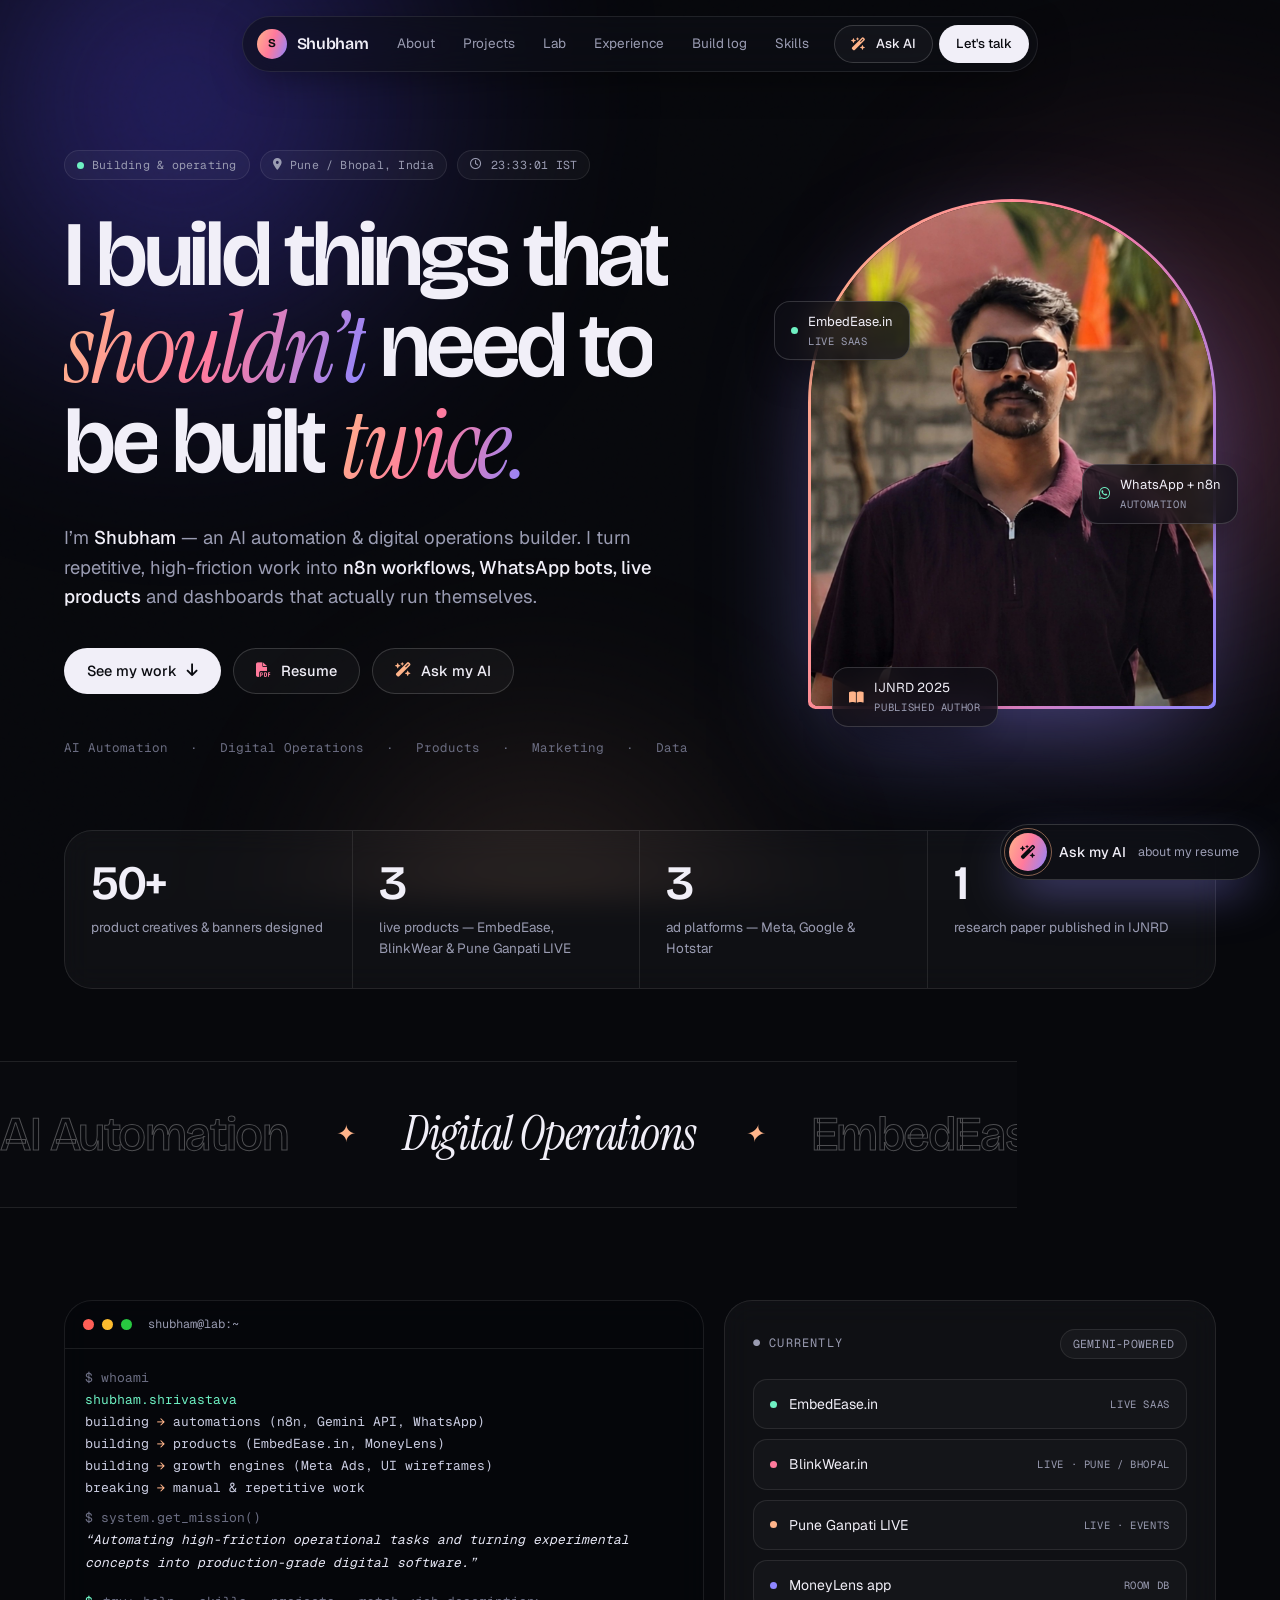
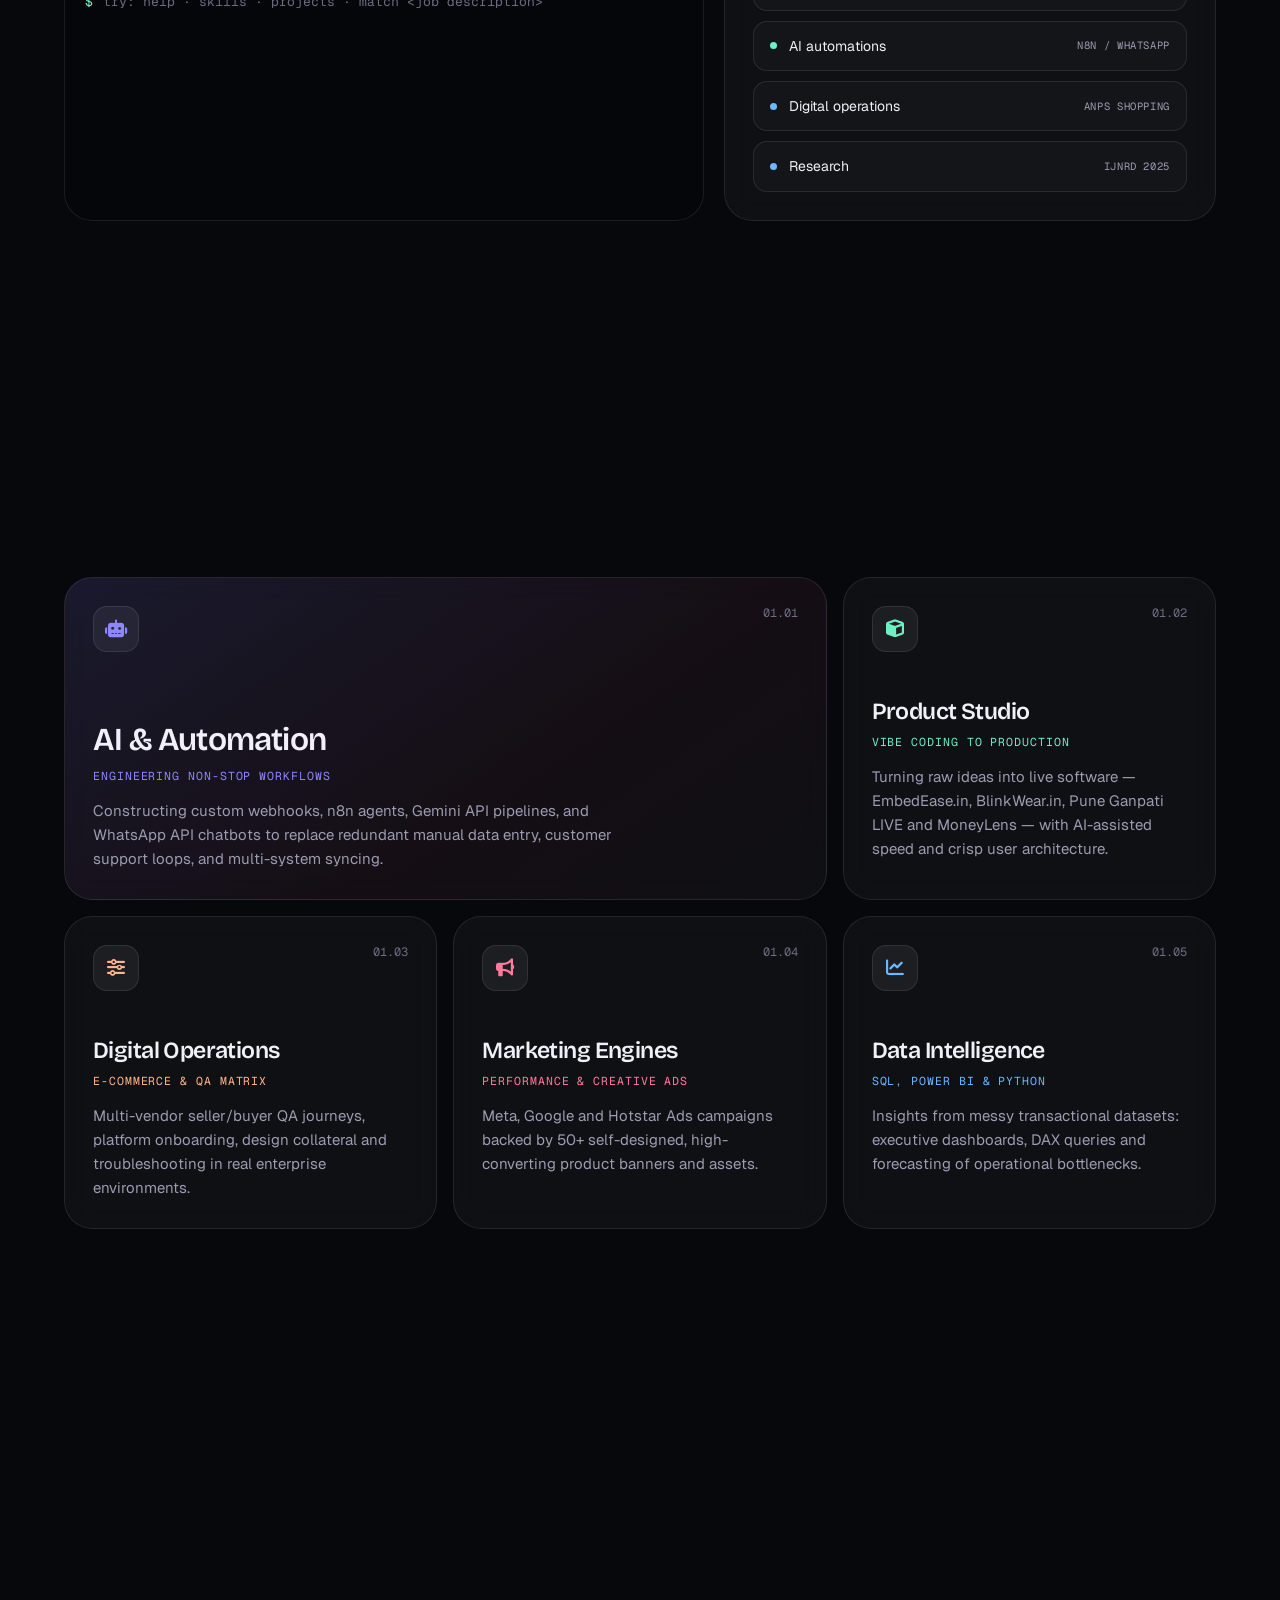
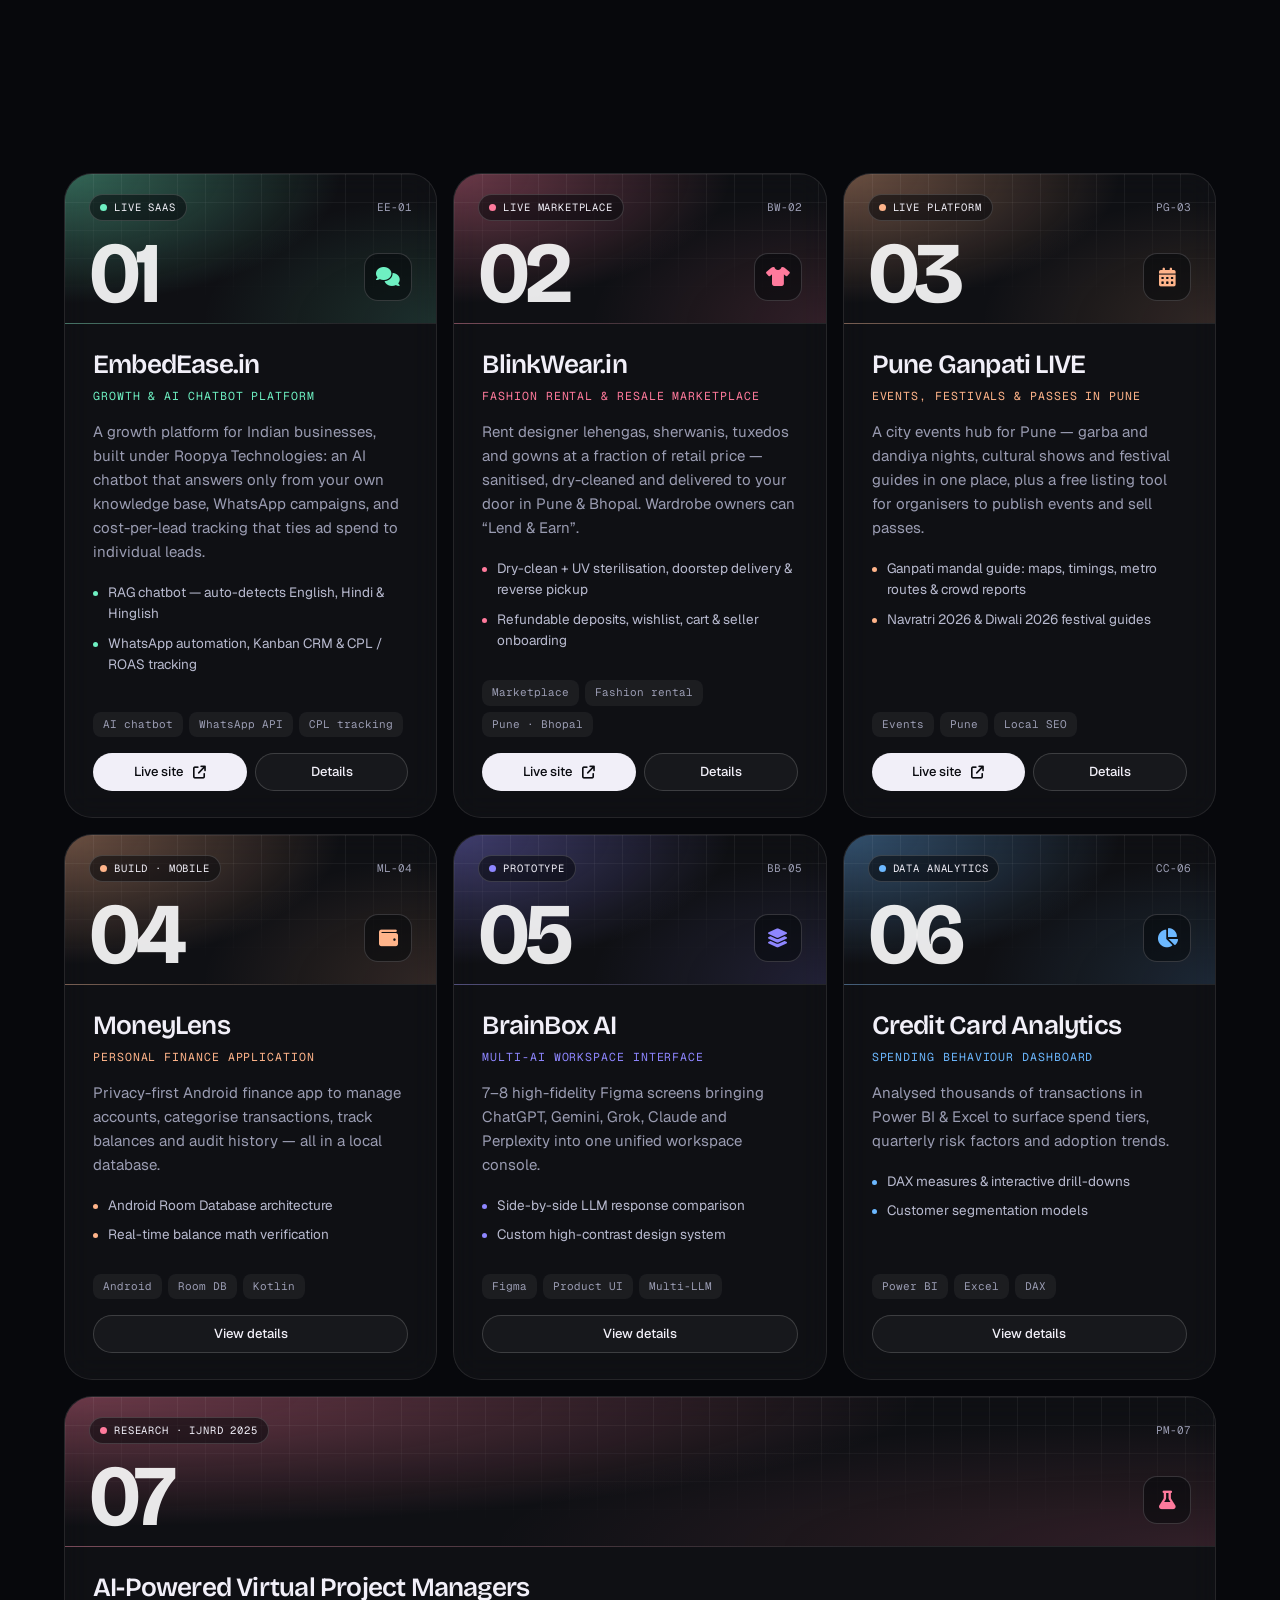
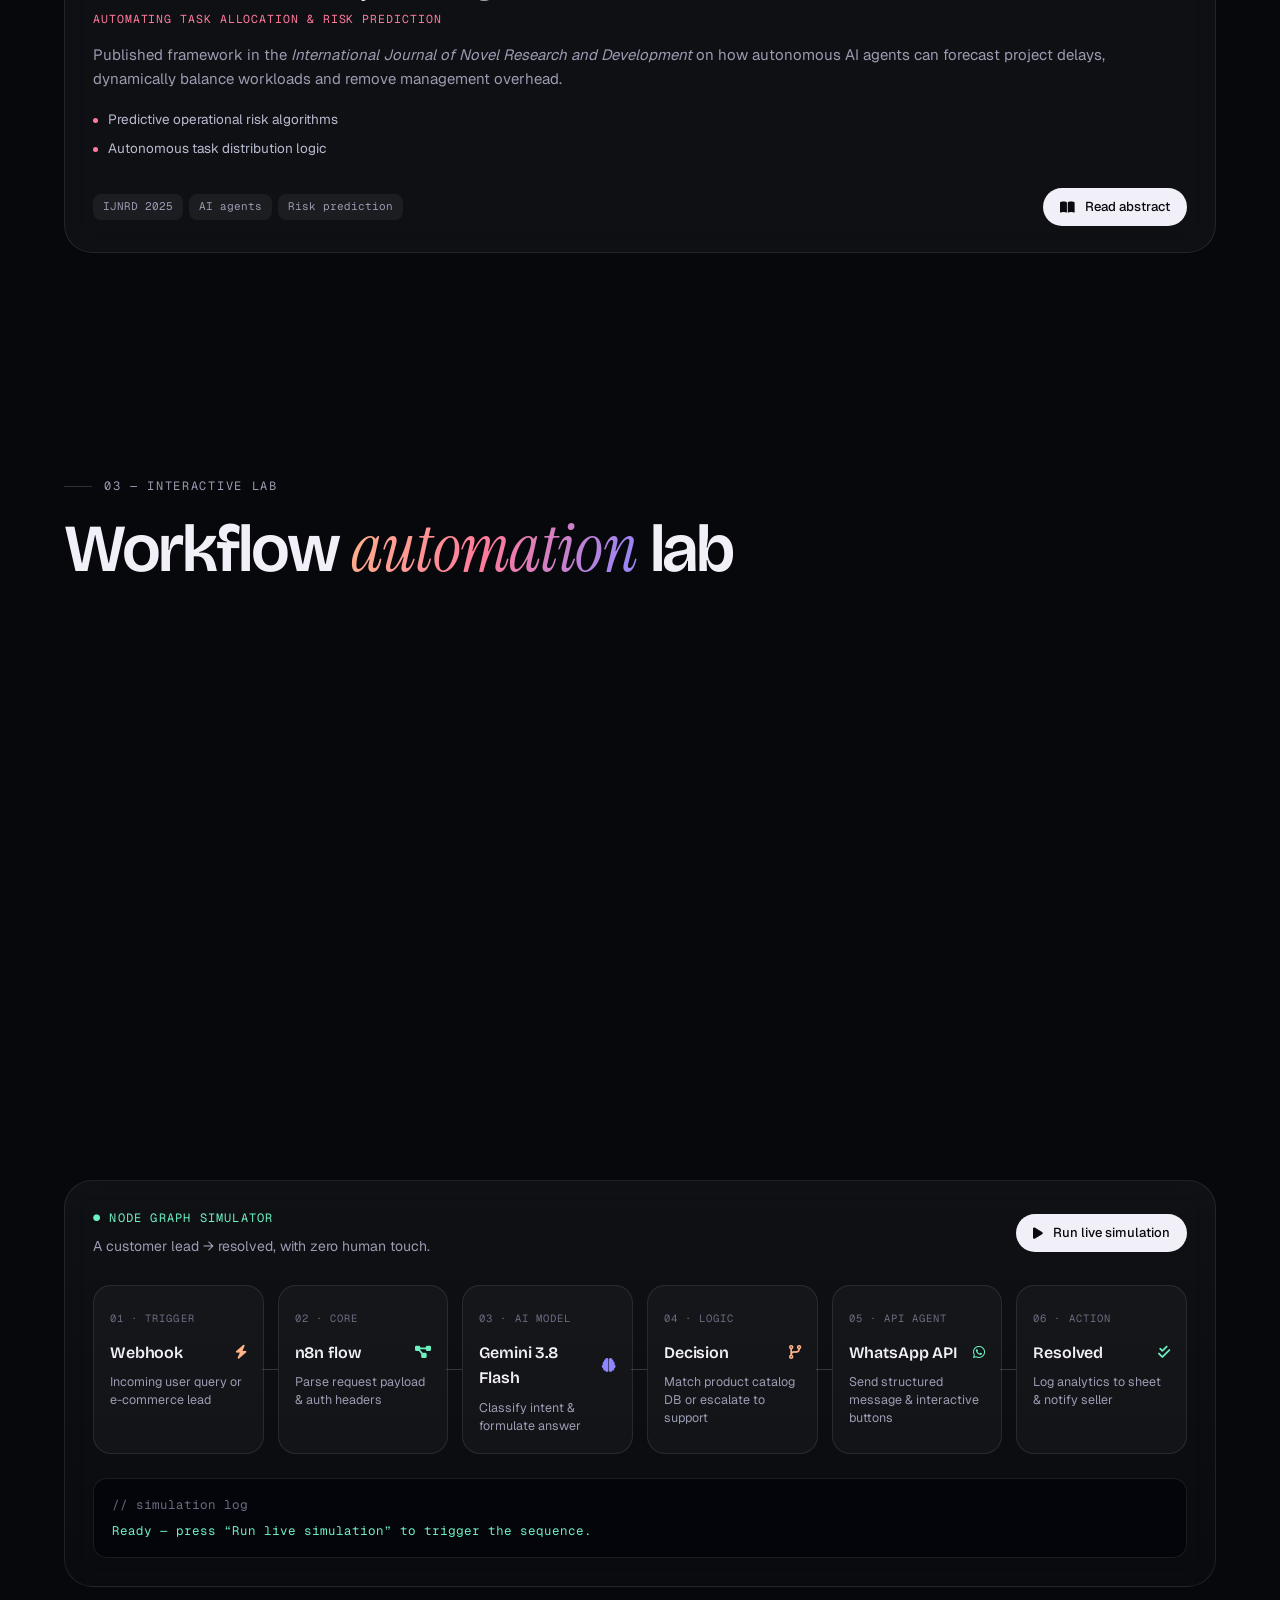
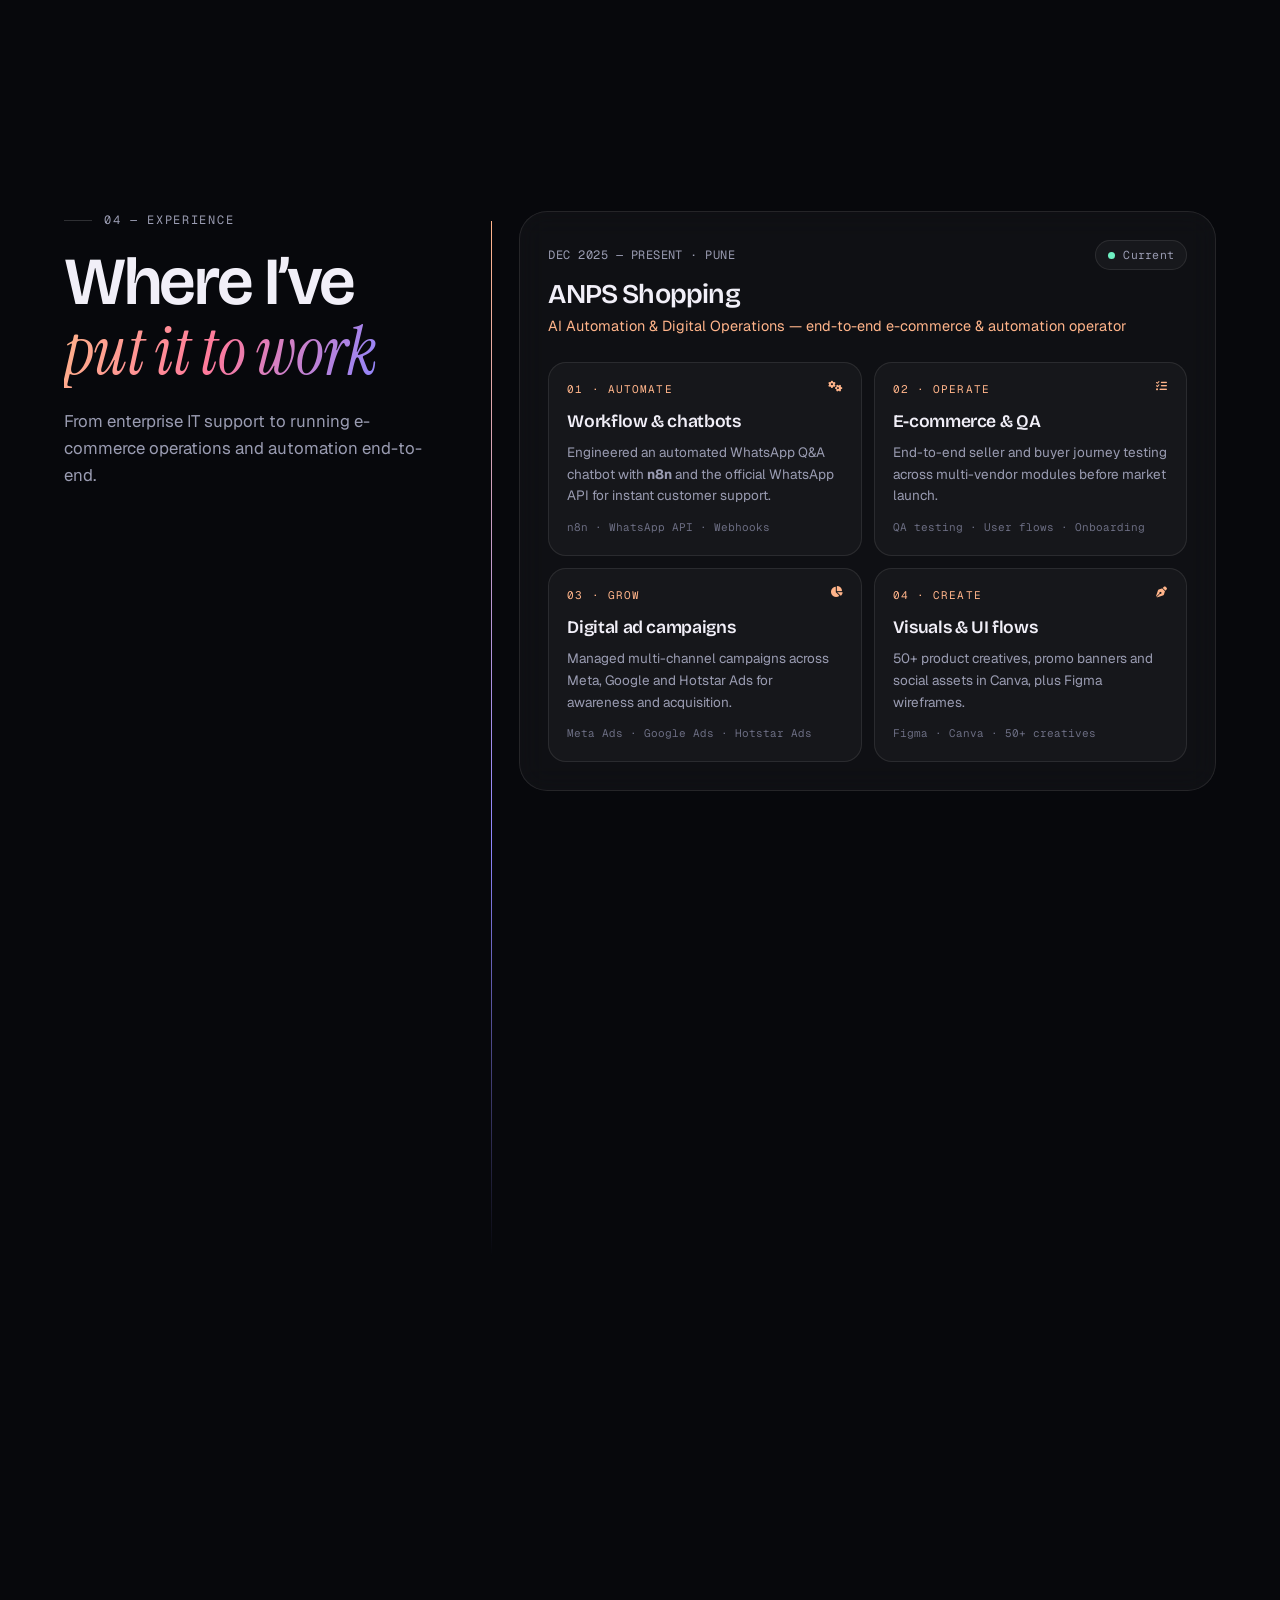
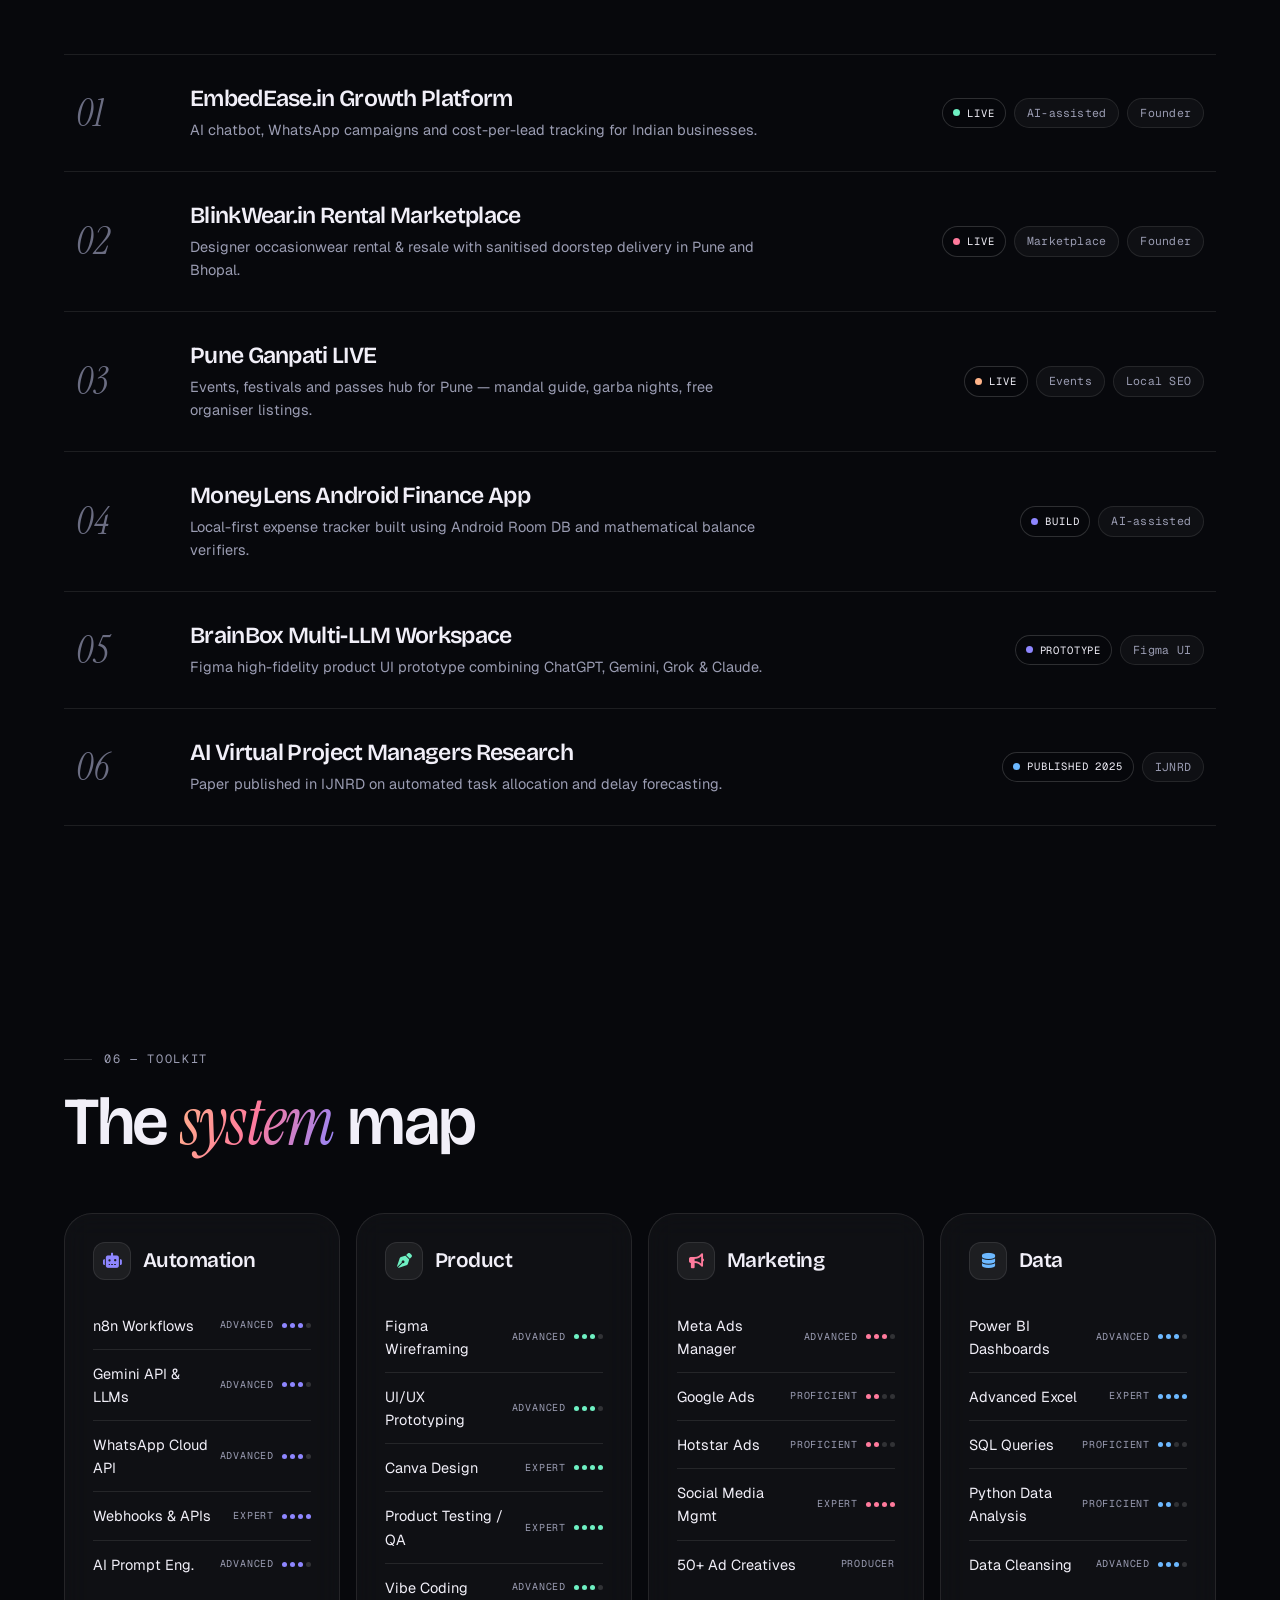
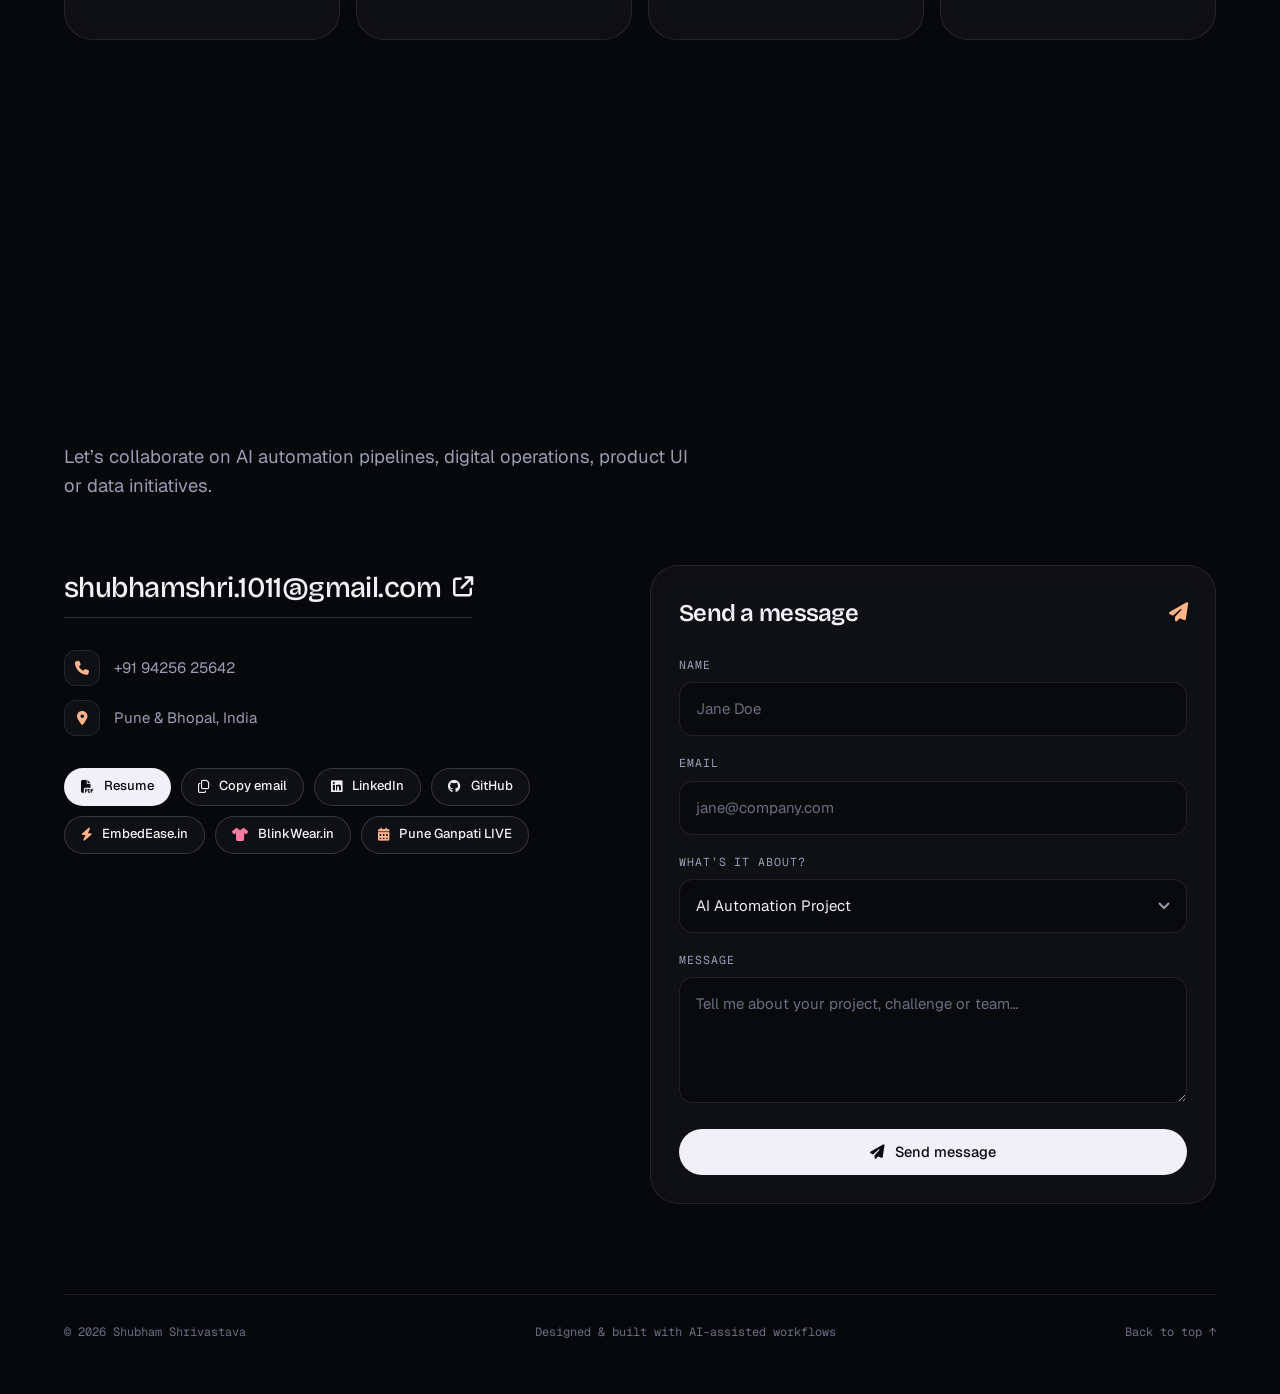
<file: index.html>
<!DOCTYPE html>
<html lang="en-IN">
<head>
<meta charset="UTF-8">
<meta name="viewport" content="width=device-width, initial-scale=1.0">
<meta name="theme-color" content="#07080C">

<title>Shubham Shrivastava | AI Automation & Digital Ops, Pune</title>
<meta name="description" content="AI automation & digital operations engineer in Pune & Bhopal. Builder of EmbedEase.in, BlinkWear.in & Pune Ganpati LIVE — n8n workflows, WhatsApp bots.">
<meta name="keywords" content="Shubham Shrivastava, AI automation, n8n workflows, WhatsApp chatbot, digital operations, EmbedEase, BlinkWear, Pune Ganpati LIVE, Pune, Bhopal, Gemini API, Power BI, portfolio">
<meta name="author" content="Shubham Shrivastava">
<meta name="google-site-verification" content="Ly5QDpwkwHhJXWkKCmMLblAbtQelNplqwGMntqIMLMA" />
<meta name="robots" content="index, follow, max-image-preview:large, max-snippet:-1, max-video-preview:-1">
<link rel="canonical" href="https://shubham-portfolio-rosy.vercel.app/">
<meta name="geo.region" content="IN-MH">
<meta name="geo.placename" content="Pune">
<meta name="geo.position" content="18.5204;73.8567">
<meta name="ICBM" content="18.5204, 73.8567">

<meta property="og:type" content="profile">
<meta property="og:site_name" content="Shubham Shrivastava">
<meta property="og:locale" content="en_IN">
<meta property="og:title" content="Shubham Shrivastava | AI Automation & Digital Ops, Pune">
<meta property="og:description" content="AI automation & digital operations engineer in Pune & Bhopal. Builder of EmbedEase.in, BlinkWear.in & Pune Ganpati LIVE — n8n workflows, WhatsApp bots.">
<meta property="og:url" content="https://shubham-portfolio-rosy.vercel.app/">
<meta property="og:image" content="https://shubham-portfolio-rosy.vercel.app/og-image.jpg">
<meta property="og:image:type" content="image/jpeg">
<meta property="og:image:width" content="1200">
<meta property="og:image:height" content="630">
<meta property="og:image:alt" content="Shubham Shrivastava — AI Automation & Digital Operations portfolio">
<meta property="profile:first_name" content="Shubham">
<meta property="profile:last_name" content="Shrivastava">
<meta name="twitter:card" content="summary_large_image">
<meta name="twitter:title" content="Shubham Shrivastava | AI Automation & Digital Ops, Pune">
<meta name="twitter:description" content="AI automation & digital operations engineer in Pune & Bhopal. Builder of EmbedEase.in, BlinkWear.in & Pune Ganpati LIVE — n8n workflows, WhatsApp bots.">
<meta name="twitter:image" content="https://shubham-portfolio-rosy.vercel.app/og-image.jpg">
<meta name="twitter:image:alt" content="Shubham Shrivastava — AI Automation & Digital Operations portfolio">

<link rel="icon" type="image/svg+xml" href="favicon.svg">
<link rel="apple-touch-icon" href="shubham.jpg">
<link rel="sitemap" type="application/xml" href="sitemap.xml">
<script type="application/ld+json">{"@context": "https://schema.org", "@type": "Person", "@id": "https://shubham-portfolio-rosy.vercel.app/#person", "name": "Shubham Shrivastava", "url": "https://shubham-portfolio-rosy.vercel.app/", "image": "https://shubham-portfolio-rosy.vercel.app/shubham.jpg", "jobTitle": "AI Automation & Digital Operations Engineer", "description": "AI automation & digital operations engineer in Pune & Bhopal. Builder of EmbedEase.in, BlinkWear.in & Pune Ganpati LIVE — n8n workflows, WhatsApp bots.", "address": {"@type": "PostalAddress", "addressLocality": "Pune", "addressRegion": "Maharashtra", "addressCountry": "IN"}, "worksFor": {"@type": "Organization", "name": "ANPS Shopping"}, "alumniOf": {"@type": "CollegeOrUniversity", "name": "Oriental College of Technology"}, "knowsAbout": ["AI automation", "n8n workflows", "WhatsApp Cloud API", "Gemini API", "Digital operations", "Meta Ads", "Google Ads", "Power BI", "SQL", "Python", "Figma"], "sameAs": ["https://www.linkedin.com/in/shubham-shrivastava-239975249/", "https://github.com/shubhamshri1011", "https://embedease.in", "https://blinkwear.in", "https://puneganpatilive.in"]}</script>
<script type="application/ld+json">{"@context": "https://schema.org", "@type": "WebSite", "@id": "https://shubham-portfolio-rosy.vercel.app/#website", "url": "https://shubham-portfolio-rosy.vercel.app/", "name": "Shubham Shrivastava — Portfolio", "inLanguage": "en-IN", "publisher": {"@id": "https://shubham-portfolio-rosy.vercel.app/#person"}}</script>
<script type="application/ld+json">{"@context": "https://schema.org", "@type": "ProfilePage", "url": "https://shubham-portfolio-rosy.vercel.app/", "name": "Shubham Shrivastava | AI Automation & Digital Ops, Pune", "inLanguage": "en-IN", "mainEntity": {"@id": "https://shubham-portfolio-rosy.vercel.app/#person"}, "isPartOf": {"@id": "https://shubham-portfolio-rosy.vercel.app/#website"}}</script>
<script type="application/ld+json">{"@context": "https://schema.org", "@type": "ItemList", "name": "Selected work by Shubham Shrivastava", "itemListElement": [{"@type": "ListItem", "position": 1, "item": {"@type": "WebSite", "name": "EmbedEase.in", "url": "https://embedease.in", "description": "Growth and AI chatbot platform for Indian businesses: RAG chatbot, WhatsApp campaigns and cost-per-lead tracking."}}, {"@type": "ListItem", "position": 2, "item": {"@type": "WebSite", "name": "BlinkWear.in", "url": "https://blinkwear.in", "description": "Fashion rental and resale marketplace for lehengas, sherwanis and gowns in Pune and Bhopal."}}, {"@type": "ListItem", "position": 3, "item": {"@type": "WebSite", "name": "Pune Ganpati LIVE", "url": "https://puneganpatilive.in", "description": "Events, festivals and passes in Pune, with a Ganpati mandal guide and free organiser listings."}}]}</script>
<noscript><style>.reveal{opacity:1!important;transform:none!important;filter:none!important}.hero-title .wd>span{transform:none!important;animation:none!important}#preloader{display:none!important}</style></noscript>

<link rel="preconnect" href="https://fonts.googleapis.com">
<link rel="preconnect" href="https://fonts.gstatic.com" crossorigin>
<link href="https://fonts.googleapis.com/css2?family=Bricolage+Grotesque:opsz,wght@12..96,400;12..96,500;12..96,600;12..96,700&family=Geist:wght@400;500;600&family=Geist+Mono:wght@400;500;600&family=Instrument+Serif:ital@0;1&display=swap" rel="stylesheet">
<link rel="stylesheet" href="https://cdnjs.cloudflare.com/ajax/libs/font-awesome/6.5.1/css/all.min.css">

<style>
/* ───────────── Tokens ───────────── */
:root{
  --bg:#07080C;
  --bg-2:#0C0E14;
  --surface:rgba(255,255,255,.035);
  --surface-2:rgba(255,255,255,.06);
  --line:rgba(255,255,255,.09);
  --line-2:rgba(255,255,255,.16);
  --text:#F1EFF8;
  --muted:#9A9CB2;
  --faint:#6B6D82;
  --iris:#8E86FF;
  --peach:#FFB48A;
  --rose:#FF7A9C;
  --mint:#6EF0C2;
  --sky:#6CB8FF;
  --grad:linear-gradient(110deg,#FFB48A 0%,#FF7A9C 48%,#8E86FF 100%);
  --r-lg:28px; --r-md:20px; --r-sm:12px;
  --f-display:'Bricolage Grotesque',system-ui,sans-serif;
  --f-body:'Geist',system-ui,sans-serif;
  --f-mono:'Geist Mono',ui-monospace,monospace;
  --f-serif:'Instrument Serif',Georgia,serif;
  --ease:cubic-bezier(.16,1,.3,1);
}
*{box-sizing:border-box;margin:0;padding:0}
html{scroll-behavior:smooth;scroll-padding-top:96px;-webkit-text-size-adjust:100%}
body{
  background:var(--bg);color:var(--text);font-family:var(--f-body);font-size:16px;line-height:1.6;
  -webkit-font-smoothing:antialiased;overflow-x:hidden;min-height:100vh;
}
img{max-width:100%;display:block}
a{color:inherit;text-decoration:none}
button,input,select,textarea{font:inherit;color:inherit}
button{cursor:pointer;background:none;border:0}
::selection{background:var(--iris);color:#fff}
:focus-visible{outline:2px solid var(--peach);outline-offset:3px;border-radius:8px}
.sr-only{position:absolute;width:1px;height:1px;overflow:hidden;clip:rect(0,0,0,0)}
.sr-only:focus{clip:auto;width:auto;height:auto;overflow:visible;padding:10px 18px;background:#fff;color:#0a0b10;border-radius:999px;font-weight:500}
.hidden{display:none!important}
::-webkit-scrollbar{width:10px}
::-webkit-scrollbar-track{background:var(--bg)}
::-webkit-scrollbar-thumb{background:#242736;border-radius:10px;border:2px solid var(--bg)}
::-webkit-scrollbar-thumb:hover{background:#34374d}

/* ───────────── Ambient background ───────────── */
.aurora{position:fixed;inset:0;z-index:-2;overflow:hidden;pointer-events:none}
.aurora i{position:absolute;border-radius:50%;filter:blur(110px);opacity:.5;will-change:transform}
.aurora i:nth-child(1){width:52vw;height:52vw;left:-12vw;top:-18vw;background:radial-gradient(circle,#5b4bff 0%,transparent 70%);animation:drift1 26s ease-in-out infinite alternate}
.aurora i:nth-child(2){width:46vw;height:46vw;right:-14vw;top:12vh;background:radial-gradient(circle,#ff6f91 0%,transparent 70%);opacity:.32;animation:drift2 30s ease-in-out infinite alternate}
.aurora i:nth-child(3){width:40vw;height:40vw;left:22vw;bottom:-22vw;background:radial-gradient(circle,#ffb48a 0%,transparent 70%);opacity:.2;animation:drift1 34s ease-in-out infinite alternate-reverse}
@keyframes drift1{to{transform:translate(8vw,6vh) scale(1.12)}}
@keyframes drift2{to{transform:translate(-9vw,10vh) scale(.92)}}
.grain{position:fixed;inset:0;z-index:-1;pointer-events:none;opacity:.07;mix-blend-mode:overlay;
  background-image:url("data:image/svg+xml,%3Csvg viewBox='0 0 220 220' xmlns='http://www.w3.org/2000/svg'%3E%3Cfilter id='n'%3E%3CfeTurbulence type='fractalNoise' baseFrequency='.85' numOctaves='3' stitchTiles='stitch'/%3E%3C/filter%3E%3Crect width='100%25' height='100%25' filter='url(%23n)'/%3E%3C/svg%3E")}
.progress{position:fixed;top:0;left:0;height:2px;width:100%;z-index:90;transform-origin:0 50%;transform:scaleX(0);background:var(--grad)}

/* ───────────── Layout helpers ───────────── */
.wrap{width:100%;max-width:1200px;margin:0 auto;padding:0 24px}
section{position:relative;padding:112px 0}
.eyebrow{font-family:var(--f-mono);font-size:12px;letter-spacing:.14em;text-transform:uppercase;color:var(--muted);display:flex;align-items:center;gap:12px}
.eyebrow::before{content:"";width:28px;height:1px;background:var(--line-2)}
.h2{font-family:var(--f-display);font-weight:600;letter-spacing:-.035em;line-height:1.02;font-size:clamp(2.2rem,5.4vw,4.2rem);margin-top:18px}
.serif{font-family:var(--f-serif);font-style:italic;font-weight:400;letter-spacing:-.01em}
.grad-text{background:var(--grad);-webkit-background-clip:text;background-clip:text;color:transparent}
.mono{font-family:var(--f-mono)}
.muted{color:var(--muted)}
.sec-head{display:flex;flex-wrap:wrap;align-items:flex-end;justify-content:space-between;gap:28px;margin-bottom:56px}
.lead{color:var(--muted);max-width:52ch;font-size:1.05rem}

/* glass card with cursor spotlight */
.card{
  position:relative;background:var(--surface);border:1px solid var(--line);border-radius:var(--r-lg);
  padding:28px;overflow:hidden;isolation:isolate;
  transition:border-color .35s var(--ease),transform .5s var(--ease),background .35s;
  backdrop-filter:blur(14px);-webkit-backdrop-filter:blur(14px);
}
.card::before{
  content:"";position:absolute;inset:0;z-index:-1;opacity:0;transition:opacity .4s;
  background:radial-gradient(420px circle at var(--mx,50%) var(--my,50%),rgba(142,134,255,.16),transparent 60%);
}
.card:hover{border-color:var(--line-2)}
.card:hover::before{opacity:1}
.lift:hover{transform:translateY(-4px)}

/* buttons */
.btn{display:inline-flex;align-items:center;justify-content:center;gap:10px;min-height:46px;padding:0 22px;border-radius:999px;
  font-weight:500;font-size:14.5px;border:1px solid var(--line-2);background:var(--surface);transition:all .3s var(--ease);white-space:nowrap}
.btn:hover{background:var(--surface-2);border-color:rgba(255,255,255,.3);transform:translateY(-2px)}
.btn-primary{background:var(--text);color:#0a0b10;border-color:transparent}
.btn-primary:hover{background:#fff;box-shadow:0 10px 40px -8px rgba(255,180,138,.55);border-color:transparent}
.btn-sm{min-height:38px;padding:0 16px;font-size:13px}
.btn[disabled]{opacity:.55;pointer-events:none}
.pill{display:inline-flex;align-items:center;gap:8px;padding:5px 12px;border-radius:999px;border:1px solid var(--line);background:var(--surface);font-family:var(--f-mono);font-size:11.5px;color:var(--muted);letter-spacing:.02em}
.dot{width:7px;height:7px;border-radius:50%;background:var(--mint);box-shadow:0 0 0 0 rgba(110,240,194,.6);animation:pulse 2s infinite;flex-shrink:0}
.dot.amber{background:var(--peach);box-shadow:none;animation:none}
.dot.iris{background:var(--iris);box-shadow:none;animation:none}
.dot.sky{background:var(--sky);box-shadow:none;animation:none}
.dot.rose{background:var(--rose);box-shadow:none;animation:none}
@keyframes pulse{70%{box-shadow:0 0 0 8px rgba(110,240,194,0)}100%{box-shadow:0 0 0 0 rgba(110,240,194,0)}}
.spin{animation:spin 1s linear infinite;display:inline-block}
@keyframes spin{to{transform:rotate(360deg)}}
.text-mint{color:var(--mint)}.text-peach{color:var(--peach)}.text-rose{color:var(--rose)}

/* reveal */
.reveal{opacity:0;transform:translateY(28px);filter:blur(6px);transition:opacity .9s var(--ease),transform .9s var(--ease),filter .9s var(--ease);transition-delay:var(--d,0s)}
.reveal.in{opacity:1;transform:none;filter:none}

/* ───────────── Preloader ───────────── */
#preloader{position:fixed;inset:0;z-index:200;background:var(--bg);display:flex;flex-direction:column;justify-content:space-between;padding:28px;
  transition:transform .9s cubic-bezier(.77,0,.18,1)}
#preloader .pre-top,#preloader .pre-bot{display:flex;justify-content:space-between;align-items:center;font-family:var(--f-mono);font-size:12px;letter-spacing:.12em;text-transform:uppercase;color:var(--muted)}
#preloader .pre-mid{text-align:center}
.pre-count{font-family:var(--f-display);font-weight:600;font-size:clamp(5rem,20vw,13rem);line-height:.9;letter-spacing:-.06em;font-variant-numeric:tabular-nums}
.pre-name{font-family:var(--f-serif);font-style:italic;font-size:clamp(1.3rem,3vw,2rem);color:var(--muted);margin-top:14px}
.pre-bar{height:2px;background:var(--line);border-radius:2px;overflow:hidden;flex:1;margin:0 24px}
.pre-bar span{display:block;height:100%;width:0;background:var(--grad)}

/* ───────────── Nav ───────────── */
.nav{position:fixed;top:16px;left:0;right:0;z-index:80;display:flex;justify-content:center;padding:0 16px;pointer-events:none}
.nav-in{pointer-events:auto;display:flex;align-items:center;gap:6px;padding:8px 8px 8px 14px;border-radius:999px;
  background:rgba(14,15,22,.62);border:1px solid var(--line);backdrop-filter:blur(22px) saturate(1.4);-webkit-backdrop-filter:blur(22px) saturate(1.4);
  box-shadow:0 10px 40px -12px rgba(0,0,0,.6);max-width:100%}
.logo{display:flex;align-items:center;gap:10px;font-family:var(--f-display);font-weight:600;letter-spacing:-.02em;margin-right:10px;white-space:nowrap}
.logo b{width:30px;height:30px;border-radius:50%;background:var(--grad);display:grid;place-items:center;color:#0a0b10;font-size:12px;font-weight:700;flex-shrink:0}
.nav-links{display:flex;gap:2px}
.nav-links a{padding:8px 13px;border-radius:999px;font-size:13.5px;color:var(--muted);transition:all .25s}
.nav-links a:hover{color:var(--text);background:var(--surface-2)}
.nav-links a.active{color:var(--text);background:var(--surface-2)}
.nav-actions{display:flex;gap:6px;margin-left:6px}
.menu-btn{display:none;width:40px;height:40px;border-radius:50%;background:var(--surface-2);place-items:center}
#mobile-nav{position:fixed;top:78px;left:16px;right:16px;z-index:79;border-radius:24px;padding:12px;background:rgba(14,15,22,.92);
  border:1px solid var(--line);backdrop-filter:blur(24px);-webkit-backdrop-filter:blur(24px);display:flex;flex-direction:column;gap:2px;
  max-height:calc(100dvh - 100px);overflow:auto}
#mobile-nav a,#mobile-nav button{padding:14px 16px;border-radius:14px;font-size:16px;display:flex;align-items:center;gap:12px;text-align:left}
#mobile-nav a:hover,#mobile-nav button:hover{background:var(--surface-2)}
#mobile-nav .sep{height:1px;background:var(--line);margin:6px 8px}

/* ───────────── Hero ───────────── */
#hero{padding:150px 0 72px;min-height:100svh;display:flex;align-items:center}
.hero-grid{display:grid;grid-template-columns:1.25fr .75fr;gap:64px;align-items:center}
.hero-status{display:flex;flex-wrap:wrap;gap:10px;margin-bottom:30px}
.hero-title{font-family:var(--f-display);font-weight:600;letter-spacing:-.045em;line-height:.98;font-size:clamp(2.7rem,7.2vw,6rem)}
.hero-title .wd{display:inline-block;overflow:hidden;vertical-align:top;padding-bottom:.12em;margin-bottom:-.12em}
.hero-title .wd>span{display:inline-block;transform:translateY(110%);animation:rise 1s var(--ease) forwards;animation-delay:calc(var(--i)*70ms + 1.55s)}
.hero-title .serif{font-size:1.06em;letter-spacing:-.03em}
body.skip-pre .hero-title .wd>span{animation-delay:calc(var(--i)*70ms + .1s)}
@keyframes rise{to{transform:none}}
.hero-sub{margin-top:30px;max-width:54ch;color:var(--muted);font-size:1.15rem}
.hero-sub b{color:var(--text);font-weight:500}
.hero-cta{display:flex;flex-wrap:wrap;gap:12px;margin-top:36px}
.hero-meta{margin-top:44px;display:flex;flex-wrap:wrap;gap:10px 22px;font-family:var(--f-mono);font-size:12.5px;color:var(--faint)}

.portrait{position:relative;max-width:420px;margin-left:auto;width:100%}
.portrait-frame{position:relative;aspect-ratio:4/5;border-radius:999px 999px 36px 36px;padding:3px;background:var(--grad);box-shadow:0 40px 120px -30px rgba(142,134,255,.55)}
.portrait-frame>div{width:100%;height:100%;border-radius:inherit;overflow:hidden;background:#111}
.portrait-frame img{width:100%;height:100%;object-fit:cover;object-position:50% 20%;transition:transform 1.2s var(--ease)}
.portrait:hover .portrait-frame img{transform:scale(1.05)}
.chip{position:absolute;display:flex;align-items:center;gap:10px;padding:10px 16px;border-radius:16px;font-size:13px;white-space:nowrap;
  background:rgba(14,15,22,.72);border:1px solid var(--line-2);backdrop-filter:blur(16px);-webkit-backdrop-filter:blur(16px);box-shadow:0 18px 40px -16px rgba(0,0,0,.7)}
.chip small{display:block;font-family:var(--f-mono);font-size:10.5px;color:var(--muted);letter-spacing:.06em;text-transform:uppercase}
.chip.c1{left:-34px;top:20%;animation:float 7s ease-in-out infinite}
.chip.c2{right:-22px;top:52%;animation:float 8s ease-in-out -2s infinite}
.chip.c3{left:6%;bottom:-18px;animation:float 9s ease-in-out -4s infinite}
@keyframes float{50%{transform:translateY(-10px)}}

.stats{display:grid;grid-template-columns:repeat(4,1fr);gap:0;margin-top:72px;border:1px solid var(--line);border-radius:var(--r-lg);background:var(--surface);backdrop-filter:blur(14px);overflow:hidden}
.stat{padding:28px 26px;border-right:1px solid var(--line)}
.stat:last-child{border-right:0}
.stat b{display:block;font-family:var(--f-display);font-weight:600;font-size:clamp(2rem,4vw,3rem);letter-spacing:-.04em;line-height:1}
.stat span{display:block;margin-top:10px;font-size:13.5px;color:var(--muted)}

/* ───────────── Marquee ───────────── */
.marquee{padding:34px 0;border-block:1px solid var(--line);overflow:hidden;background:rgba(255,255,255,.012)}
.marquee-track{display:flex;gap:48px;width:max-content;animation:marq 38s linear infinite}
.marquee:hover .marquee-track{animation-play-state:paused}
.marquee-track span{font-family:var(--f-display);font-weight:500;font-size:clamp(1.8rem,4vw,3rem);letter-spacing:-.03em;color:transparent;-webkit-text-stroke:1px rgba(255,255,255,.28);white-space:nowrap;display:inline-flex;align-items:center;gap:48px}
.marquee-track span::after{content:"✦";font-size:.5em;-webkit-text-stroke:0;color:var(--peach)}
.marquee-track span:nth-child(even){font-family:var(--f-serif);font-style:italic;color:var(--text);-webkit-text-stroke:0}
@keyframes marq{to{transform:translateX(-50%)}}

/* ───────────── Lab row (terminal + now) ───────────── */
.lab-row{display:grid;grid-template-columns:1.3fr 1fr;gap:20px;margin-top:20px}
.term{padding:0;background:rgba(5,6,10,.7)}
.term-bar{display:flex;align-items:center;gap:8px;padding:14px 18px;border-bottom:1px solid var(--line);font-family:var(--f-mono);font-size:12px;color:var(--muted)}
.term-bar i{width:11px;height:11px;border-radius:50%;display:block}
.term-bar i:nth-child(1){background:#ff5f57}.term-bar i:nth-child(2){background:#febc2e}.term-bar i:nth-child(3){background:#28c840}
.term-bar span{margin-left:8px}
#terminal-body{padding:18px 20px;font-family:var(--f-mono);font-size:13px;line-height:1.7;height:230px;overflow-y:auto;color:#c9cbe0}
#terminal-body .cmd{color:var(--faint);padding-top:8px}
#terminal-body .out{color:var(--mint)}
#terminal-body .hl{color:var(--peach)}
.term-in{display:flex;align-items:center;gap:10px;padding:6px 20px 14px;font-family:var(--f-mono);font-size:13px}
.term-in input{flex:1;background:transparent;border:0;outline:0;min-height:36px;color:var(--text)}
.term-in input::placeholder{color:var(--faint)}
.term-in .caret{color:var(--mint)}
.now-list{display:flex;flex-direction:column;gap:10px;margin-top:20px}
.now-item{display:flex;align-items:center;justify-content:space-between;gap:12px;padding:13px 16px;border-radius:14px;background:rgba(255,255,255,.025);border:1px solid var(--line);font-size:14px;transition:all .3s}
.now-item:hover{background:var(--surface-2);transform:translateX(4px)}
.now-item span:first-child{display:flex;align-items:center;gap:12px;min-width:0}
.now-item em{font-style:normal;font-family:var(--f-mono);font-size:10.5px;letter-spacing:.06em;text-transform:uppercase;color:var(--muted);white-space:nowrap}
.card-title{font-family:var(--f-mono);font-size:12px;letter-spacing:.1em;text-transform:uppercase;color:var(--muted);display:flex;justify-content:space-between;align-items:center;gap:10px}

/* ───────────── About bento ───────────── */
.about-quote{font-family:var(--f-display);font-weight:600;letter-spacing:-.04em;line-height:1.02;font-size:clamp(2.2rem,5.6vw,4.6rem);max-width:15ch}
.about-top{display:grid;grid-template-columns:1.2fr .8fr;gap:48px;align-items:end;margin:22px 0 56px}
.bento{display:grid;grid-template-columns:repeat(6,1fr);gap:16px}
.b-4{grid-column:span 4}.b-3{grid-column:span 3}.b-2{grid-column:span 2}.b-6{grid-column:span 6}
.cap .ico{width:46px;height:46px;border-radius:14px;display:grid;place-items:center;font-size:18px;background:var(--surface-2);border:1px solid var(--line);margin-bottom:46px;color:var(--c,var(--peach))}
.cap .idx{position:absolute;top:26px;right:28px;font-family:var(--f-mono);font-size:12px;color:var(--faint)}
.cap h3{font-family:var(--f-display);font-weight:600;font-size:1.45rem;letter-spacing:-.025em;line-height:1.15}
.cap .sub{font-family:var(--f-mono);font-size:11.5px;letter-spacing:.08em;text-transform:uppercase;color:var(--c,var(--peach));margin:8px 0 14px}
.cap p{color:var(--muted);font-size:15px}
.cap.feature{background:linear-gradient(145deg,rgba(142,134,255,.14),rgba(255,122,156,.06) 60%,var(--surface))}
.cap.feature h3{font-size:2rem}
.cap.feature .ico{margin-bottom:70px}
.cap.wide{display:grid;grid-template-columns:auto 1fr auto;gap:28px;align-items:center}
.cap.wide .ico{margin:0}
.cap.wide .idx{position:static}

/* ───────────── Projects ───────────── */
.filters{display:flex;flex-wrap:wrap;gap:8px}
.filter{padding:9px 18px;border-radius:999px;border:1px solid var(--line);background:var(--surface);font-size:13.5px;color:var(--muted);transition:all .25s}
.filter:hover{color:var(--text);border-color:var(--line-2)}
.filter.on{background:var(--text);color:#0a0b10;border-color:transparent}
#artifacts-grid{display:grid;grid-template-columns:repeat(6,1fr);gap:16px}
.proj{display:flex;flex-direction:column;justify-content:space-between;grid-column:span 2;padding:0;--c:var(--mint)}
.proj.span4{grid-column:span 4}
.proj.span6{grid-column:span 6}
.proj-cover{position:relative;height:150px;overflow:hidden;border-bottom:1px solid var(--line);
  background:radial-gradient(120% 140% at 0% 0%,color-mix(in srgb,var(--c) 38%,transparent),transparent 62%),radial-gradient(90% 120% at 100% 100%,color-mix(in srgb,var(--c) 14%,transparent),transparent 70%)}
.proj-cover::after{content:"";position:absolute;inset:0;background-image:linear-gradient(rgba(255,255,255,.06) 1px,transparent 1px),linear-gradient(90deg,rgba(255,255,255,.06) 1px,transparent 1px);background-size:28px 28px;
  mask-image:linear-gradient(180deg,#000,transparent 90%);-webkit-mask-image:linear-gradient(180deg,#000,transparent 90%)}
.proj-cover .num{position:absolute;left:24px;bottom:6px;font-family:var(--f-display);font-weight:700;font-size:5.4rem;letter-spacing:-.06em;line-height:1;color:rgba(255,255,255,.9);z-index:1;mix-blend-mode:overlay}
.proj-cover .tagrow{position:absolute;top:20px;left:24px;right:24px;z-index:1;display:flex;justify-content:space-between;align-items:center;gap:10px}
.proj-cover .ico{position:absolute;right:24px;bottom:22px;z-index:1;width:48px;height:48px;border-radius:14px;display:grid;place-items:center;background:rgba(7,8,12,.55);border:1px solid var(--line-2);color:var(--c);font-size:19px}
.proj-body{padding:26px 28px 8px;flex:1}
.proj-body h3{font-family:var(--f-display);font-weight:600;font-size:1.65rem;letter-spacing:-.03em;line-height:1.1}
.proj-body .sub{font-family:var(--f-mono);font-size:11.5px;letter-spacing:.08em;text-transform:uppercase;color:var(--c);margin:8px 0 14px}
.proj-body p{color:var(--muted);font-size:15px}
.proj-body ul{list-style:none;margin-top:18px;display:grid;gap:8px;font-size:13.5px;color:#b9bbd0}
.proj-body li{display:flex;gap:10px;align-items:flex-start}
.proj-body li::before{content:"";width:5px;height:5px;border-radius:50%;background:var(--c);margin-top:9px;flex-shrink:0}
.proj-foot{padding:20px 28px 26px;display:flex;flex-direction:column;gap:16px}
.tags{display:flex;flex-wrap:wrap;gap:6px}
.tags span{font-family:var(--f-mono);font-size:11px;padding:4px 10px;border-radius:8px;background:rgba(255,255,255,.05);color:var(--muted)}
.proj-actions{display:flex;gap:8px;flex-wrap:wrap}
.proj-actions .btn{flex:1}
.status{font-family:var(--f-mono);font-size:10.5px;letter-spacing:.08em;text-transform:uppercase;padding:4px 10px;border-radius:999px;background:rgba(7,8,12,.55);border:1px solid var(--line-2);display:inline-flex;gap:7px;align-items:center;color:var(--text)}
.proj-body.row{display:grid;grid-template-columns:1fr 1fr;gap:6px 28px}

/* ───────────── Automation lab ───────────── */
.lab-grid{display:grid;grid-template-columns:5fr 7fr;gap:16px}
.field label{display:block;font-family:var(--f-mono);font-size:11.5px;letter-spacing:.08em;text-transform:uppercase;color:var(--muted);margin-bottom:8px}
.input,.select,.textarea{width:100%;padding:14px 16px;border-radius:14px;background:rgba(0,0,0,.35);border:1px solid var(--line);font-size:15px;outline:0;transition:border-color .25s,box-shadow .25s}
.textarea{resize:vertical;min-height:110px}
.input:focus,.select:focus,.textarea:focus{border-color:var(--iris);box-shadow:0 0 0 4px rgba(142,134,255,.18)}
.input::placeholder,.textarea::placeholder{color:var(--faint)}
.select{appearance:none;background-image:url("data:image/svg+xml,%3Csvg xmlns='http://www.w3.org/2000/svg' width='12' height='8' fill='none' stroke='%239A9CB2' stroke-width='2'%3E%3Cpath d='M1 1l5 5 5-5'/%3E%3C/svg%3E");background-repeat:no-repeat;background-position:right 16px center}
.select option{background:#12141c}
.suggest{display:flex;flex-wrap:wrap;gap:8px;align-items:center;margin-top:14px;font-size:12.5px;color:var(--faint)}
.suggest button{padding:5px 12px;border-radius:999px;border:1px solid var(--line);color:var(--muted);font-size:12.5px;transition:all .2s}
.suggest button:hover{color:var(--text);border-color:var(--line-2);background:var(--surface-2)}
.out-pane{background:rgba(5,6,10,.7);display:flex;flex-direction:column;justify-content:space-between;min-height:340px}
#blueprint-output-box{padding:22px 0;font-family:var(--f-mono);font-size:13px;line-height:1.75;color:#c9cbe0;flex:1}
#blueprint-output-box p{margin-bottom:10px}
#blueprint-output-box .row{display:flex;gap:10px;align-items:flex-start;margin-bottom:8px}
#blueprint-output-box .row span:first-child{color:var(--peach)}
#blueprint-output-box strong{color:var(--text);font-weight:500}
.metrics{display:flex;flex-wrap:wrap;justify-content:space-between;gap:12px;padding-top:16px;border-top:1px solid var(--line);font-family:var(--f-mono);font-size:12px;color:var(--muted)}
.metrics b{color:var(--mint);font-weight:500}
.metrics b.p{color:var(--peach)}

.sim{margin-top:16px;background:linear-gradient(180deg,rgba(255,255,255,.04),rgba(255,255,255,.015))}
.sim-head{display:flex;flex-wrap:wrap;gap:14px;justify-content:space-between;align-items:center;margin-bottom:28px}
.flow{display:grid;grid-template-columns:repeat(6,1fr);gap:14px;position:relative}
.flow-node{position:relative;padding:18px 16px;border-radius:18px;background:rgba(255,255,255,.03);border:1px solid var(--line);transition:all .5s var(--ease)}
.flow-node:not(:last-child)::after{content:"";position:absolute;top:50%;right:-15px;width:16px;height:1px;background:var(--line-2)}
.flow-node small{font-family:var(--f-mono);font-size:10.5px;color:var(--faint);letter-spacing:.1em}
.flow-node h4{font-family:var(--f-display);font-weight:600;font-size:1rem;margin:10px 0 8px;display:flex;justify-content:space-between;align-items:center;gap:8px;letter-spacing:-.01em}
.flow-node h4 i{font-size:14px}
.flow-node p{font-size:12.5px;color:var(--muted);line-height:1.45}
.flow-node.active{border-color:var(--mint);background:rgba(110,240,194,.08);box-shadow:0 0 0 4px rgba(110,240,194,.08),0 20px 50px -20px rgba(110,240,194,.5);transform:translateY(-6px)}
.flow-node.done{border-color:rgba(110,240,194,.35)}
.sim-log{margin-top:24px;padding:16px 18px;border-radius:14px;background:#04050a;border:1px solid var(--line);font-family:var(--f-mono);font-size:12.5px;color:var(--mint);min-height:54px}
.sim-log .k{color:var(--faint);margin-bottom:6px}

/* ───────────── Experience timeline ───────────── */
.exp-grid{display:grid;grid-template-columns:.8fr 1.6fr;gap:56px;align-items:start}
.exp-side{position:sticky;top:110px}
.timeline{position:relative;padding-left:34px;display:grid;gap:20px}
.timeline::before{content:"";position:absolute;left:6px;top:10px;bottom:10px;width:1px;background:linear-gradient(180deg,var(--peach),var(--iris) 60%,transparent)}
.tl{position:relative}
.tl::before{content:"";position:absolute;left:-34px;top:34px;width:13px;height:13px;border-radius:50%;background:var(--bg);border:2px solid var(--peach)}
.tl.now::before{background:var(--peach);box-shadow:0 0 0 6px rgba(255,180,138,.18)}
.tl-top{display:flex;flex-wrap:wrap;gap:8px 16px;justify-content:space-between;align-items:center;font-family:var(--f-mono);font-size:12px;color:var(--muted);letter-spacing:.04em}
.tl h3{font-family:var(--f-display);font-weight:600;font-size:1.7rem;letter-spacing:-.03em;margin:10px 0 4px;line-height:1.1}
.tl .role{color:var(--peach);font-size:14.5px}
.tl p.d{color:var(--muted);margin-top:14px;font-size:15px}
.ops{display:grid;grid-template-columns:repeat(2,1fr);gap:12px;margin-top:24px}
.op{padding:18px;border-radius:18px;background:rgba(255,255,255,.03);border:1px solid var(--line)}
.op .n{font-family:var(--f-mono);font-size:11px;letter-spacing:.1em;color:var(--peach);display:flex;justify-content:space-between}
.op h4{font-family:var(--f-display);font-weight:600;font-size:1.1rem;margin:10px 0 6px;letter-spacing:-.02em}
.op p{font-size:13.5px;color:var(--muted)}
.op .stk{margin-top:12px;font-family:var(--f-mono);font-size:11px;color:var(--faint)}

/* ───────────── Build log ───────────── */
.log{border-top:1px solid var(--line)}
.log-row{display:grid;grid-template-columns:90px 1.4fr 1fr;gap:24px;align-items:center;padding:30px 12px;border-bottom:1px solid var(--line);transition:all .4s var(--ease);position:relative}
.log-row::before{content:"";position:absolute;inset:0 -16px;border-radius:20px;background:var(--surface);opacity:0;transition:opacity .35s;z-index:-1}
.log-row:hover::before{opacity:1}
.log-row:hover{padding-left:24px}
.log-row .no{font-family:var(--f-serif);font-style:italic;font-size:2.4rem;color:var(--faint);line-height:1}
.log-row h3{font-family:var(--f-display);font-weight:600;font-size:1.45rem;letter-spacing:-.03em;line-height:1.15}
.log-row p{color:var(--muted);font-size:14.5px;margin-top:6px}
.log-row .meta{display:flex;flex-wrap:wrap;gap:8px;justify-content:flex-end}

/* ───────────── Skills ───────────── */
.skills{display:grid;grid-template-columns:repeat(4,1fr);gap:16px}
.skill-col h3{font-family:var(--f-display);font-weight:600;font-size:1.3rem;letter-spacing:-.025em;display:flex;align-items:center;gap:12px;margin-bottom:22px}
.skill-col h3 i{width:38px;height:38px;border-radius:12px;display:grid;place-items:center;background:var(--surface-2);border:1px solid var(--line);font-size:15px;color:var(--c,var(--peach))}
.sk{display:flex;justify-content:space-between;align-items:center;gap:10px;padding:12px 0;border-bottom:1px solid var(--line);font-size:14.5px}
.sk:last-child{border-bottom:0}
.sk em{font-style:normal;font-family:var(--f-mono);font-size:10px;letter-spacing:.08em;color:var(--muted);text-transform:uppercase;display:flex;align-items:center;gap:8px;white-space:nowrap}
.pips{display:inline-flex;gap:3px}
.pips i{width:5px;height:5px;border-radius:50%;background:rgba(255,255,255,.14)}
.pips i.on{background:var(--c,var(--peach))}

/* ───────────── Contact ───────────── */
#contact{padding-bottom:40px}
.cta-big{font-family:var(--f-display);font-weight:600;letter-spacing:-.05em;line-height:.95;font-size:clamp(3rem,9vw,8rem)}
.contact-grid{display:grid;grid-template-columns:1fr 1fr;gap:20px;margin-top:64px;align-items:start}
.mail-link{display:inline-flex;align-items:center;gap:12px;font-family:var(--f-display);font-weight:500;font-size:clamp(1.2rem,2.4vw,1.8rem);letter-spacing:-.02em;word-break:break-all;border-bottom:1px solid var(--line-2);padding-bottom:6px;transition:all .3s}
.mail-link:hover{color:var(--peach);border-color:var(--peach)}
.info-list{margin:32px 0;display:grid;gap:14px;color:var(--muted);font-size:15px}
.info-list div{display:flex;align-items:center;gap:14px}
.info-list i{width:36px;height:36px;border-radius:12px;display:grid;place-items:center;background:var(--surface);border:1px solid var(--line);color:var(--peach);font-size:14px;flex-shrink:0}
.info-list a:hover{color:var(--text)}
.socials{display:flex;flex-wrap:wrap;gap:10px}
.form-grid{display:grid;gap:18px}
.form-title{font-family:var(--f-display);font-weight:600;font-size:1.5rem;letter-spacing:-.03em;margin-bottom:24px;display:flex;justify-content:space-between;align-items:center}
footer{margin-top:90px;padding:28px 0 12px;border-top:1px solid var(--line);display:flex;flex-wrap:wrap;gap:12px 24px;justify-content:space-between;align-items:center;font-family:var(--f-mono);font-size:12px;color:var(--faint)}
footer a:hover{color:var(--text)}

/* ───────────── AI assistant ───────────── */
#ai-launcher{position:fixed;right:20px;bottom:20px;z-index:70}
.ai-fab{display:flex;align-items:center;gap:12px;padding:8px 20px 8px 8px;border-radius:999px;background:rgba(14,15,22,.8);border:1px solid var(--line-2);backdrop-filter:blur(18px);-webkit-backdrop-filter:blur(18px);
  box-shadow:0 20px 50px -14px rgba(142,134,255,.6);transition:all .35s var(--ease);font-size:14px;font-weight:500}
.ai-fab:hover{transform:translateY(-3px);border-color:rgba(255,255,255,.35)}
.ai-fab .orb{width:38px;height:38px;border-radius:50%;background:var(--grad);display:grid;place-items:center;color:#0a0b10;position:relative}
.ai-fab .orb::after{content:"";position:absolute;inset:-5px;border-radius:50%;border:1px solid rgba(255,180,138,.5);animation:ring 2.4s ease-out infinite}
@keyframes ring{from{transform:scale(.85);opacity:1}to{transform:scale(1.35);opacity:0}}
.ai-fab small{color:var(--muted);font-weight:400;font-size:12.5px}
#ai-assistant-modal{position:fixed;z-index:95;right:20px;bottom:20px;width:410px;height:620px;max-height:calc(100dvh - 40px);display:flex;flex-direction:column;
  background:rgba(12,13,20,.92);border:1px solid var(--line-2);border-radius:28px;backdrop-filter:blur(28px);-webkit-backdrop-filter:blur(28px);
  box-shadow:0 40px 100px -20px rgba(0,0,0,.8);overflow:hidden;animation:pop .45s var(--ease)}
@keyframes pop{from{opacity:0;transform:translateY(24px) scale(.96)}}
.ai-head{display:flex;justify-content:space-between;align-items:center;gap:10px;padding:16px 18px;border-bottom:1px solid var(--line)}
.ai-head .who{display:flex;align-items:center;gap:12px;min-width:0}
.ai-head .orb{width:36px;height:36px;border-radius:50%;background:var(--grad);display:grid;place-items:center;color:#0a0b10;flex-shrink:0}
.ai-head b{font-family:var(--f-display);font-weight:600;display:block;line-height:1.2}
.ai-head small{font-family:var(--f-mono);font-size:10.5px;color:var(--muted);letter-spacing:.06em;text-transform:uppercase;display:block;white-space:nowrap;overflow:hidden;text-overflow:ellipsis}
.icon-btn{width:34px;height:34px;border-radius:50%;display:grid;place-items:center;background:var(--surface-2);font-size:13px;color:var(--muted);transition:all .2s;flex-shrink:0}
.icon-btn:hover{color:var(--text);background:rgba(255,255,255,.12)}
#ai-chat-messages{flex:1;overflow-y:auto;padding:18px;display:flex;flex-direction:column;gap:12px;font-size:14px}
.msg{max-width:90%;padding:12px 15px;border-radius:18px;line-height:1.55;animation:msgin .4s var(--ease)}
@keyframes msgin{from{opacity:0;transform:translateY(8px)}}
.msg.ai{background:var(--surface-2);border:1px solid var(--line);border-bottom-left-radius:6px;align-self:flex-start;color:#dcdcec}
.msg.me{background:var(--grad);color:#14101a;font-weight:500;border-bottom-right-radius:6px;align-self:flex-end}
.msg .mh{display:flex;justify-content:space-between;align-items:center;gap:12px;font-family:var(--f-mono);font-size:10.5px;letter-spacing:.08em;text-transform:uppercase;color:var(--muted);margin-bottom:8px}
.msg .mh button{display:inline-flex;gap:6px;align-items:center;padding:3px 9px;border-radius:999px;border:1px solid var(--line-2);color:var(--muted);font-size:10px}
.msg .mh button:hover{color:var(--text)}
.msg p{margin-bottom:6px}.msg p:last-child{margin-bottom:0}
.msg .li{display:flex;gap:8px;margin:4px 0}.msg .li span:first-child{color:var(--peach)}
.msg a{color:var(--peach);text-decoration:underline;text-underline-offset:3px}
.msg strong{color:#fff;font-weight:600}
.msg.me strong{color:inherit}
.msg.loading{display:flex;gap:6px;align-items:center;color:var(--muted)}
.typing i{display:inline-block;width:6px;height:6px;border-radius:50%;background:var(--muted);animation:blink 1.2s infinite}
.typing i:nth-child(2){animation-delay:.15s}.typing i:nth-child(3){animation-delay:.3s}
@keyframes blink{0%,80%,100%{opacity:.25}40%{opacity:1}}
#ai-image-preview-bar{display:flex;justify-content:space-between;gap:10px;padding:8px 18px;border-top:1px solid var(--line);font-family:var(--f-mono);font-size:11px;color:var(--mint)}
#ai-image-preview-bar button{color:var(--rose)}
#ai-quick-chips{display:flex;gap:8px;overflow-x:auto;padding:12px 18px 4px;scrollbar-width:none}
#ai-quick-chips::-webkit-scrollbar{display:none}
#ai-quick-chips button{white-space:nowrap;padding:7px 14px;border-radius:999px;border:1px solid var(--line);font-size:12.5px;color:var(--muted);transition:all .2s;flex-shrink:0}
#ai-quick-chips button:hover{color:var(--text);border-color:var(--peach);background:rgba(255,180,138,.08)}
.ai-form{display:flex;align-items:center;gap:8px;padding:12px 14px 14px}
.ai-form .in{flex:1;display:flex;align-items:center;gap:8px;padding:0 8px 0 12px;border-radius:999px;background:rgba(0,0,0,.4);border:1px solid var(--line);min-height:46px}
.ai-form .in:focus-within{border-color:var(--iris);box-shadow:0 0 0 3px rgba(142,134,255,.18)}
.ai-form input[type=text]{flex:1;background:transparent;border:0;outline:0;font-size:14px;min-width:0}
.ai-form input::placeholder{color:var(--faint)}
.send{width:36px;height:36px;border-radius:50%;background:var(--text);color:#0a0b10;display:grid;place-items:center;font-size:13px;transition:transform .2s}
.send:hover{transform:scale(1.08)}
.attach{cursor:pointer;color:var(--muted);width:30px;height:30px;display:grid;place-items:center;border-radius:50%}
.attach:hover{color:var(--peach)}

/* ───────────── Modal & toast ───────────── */
#artifact-modal{position:fixed;inset:0;z-index:150;display:flex;align-items:center;justify-content:center;padding:20px;background:rgba(3,4,8,.72);backdrop-filter:blur(10px);-webkit-backdrop-filter:blur(10px)}
.modal{position:relative;width:100%;max-width:640px;max-height:90vh;overflow:auto;padding:38px;border-radius:30px;background:#0e1018;border:1px solid var(--line-2);box-shadow:0 50px 120px -30px rgba(0,0,0,.9);animation:pop .45s var(--ease)}
.modal .icon-btn{position:absolute;top:18px;right:18px}
.modal .tag{font-family:var(--f-mono);font-size:11.5px;letter-spacing:.1em;text-transform:uppercase;color:var(--peach)}
.modal h3{font-family:var(--f-display);font-weight:600;font-size:clamp(1.6rem,3vw,2.1rem);letter-spacing:-.035em;line-height:1.1;margin:12px 0 14px;padding-right:36px}
.modal p{color:var(--muted)}
.modal .hl-title{margin-top:26px;padding-top:22px;border-top:1px solid var(--line);font-family:var(--f-mono);font-size:11.5px;letter-spacing:.1em;text-transform:uppercase;color:var(--faint)}
.modal ul{list-style:none;margin-top:14px;display:grid;gap:12px}
.modal li{display:flex;gap:12px;font-size:15px;color:#d3d4e4}
.modal li i{color:var(--mint);margin-top:5px;font-size:13px}
#toast-container{position:fixed;left:50%;bottom:28px;transform:translateX(-50%);z-index:300;display:flex;flex-direction:column;gap:8px;align-items:center;pointer-events:none;width:calc(100% - 32px)}
.toast{padding:12px 20px;border-radius:999px;background:rgba(20,22,32,.95);border:1px solid var(--line-2);backdrop-filter:blur(16px);font-size:13.5px;box-shadow:0 20px 50px -10px rgba(0,0,0,.8);display:flex;gap:10px;align-items:center;animation:msgin .4s var(--ease);transition:opacity .3s;text-align:center}
.toast i{color:var(--mint)}

/* ───────────── Responsive ───────────── */
@media (max-width:1020px){
  .nav-links{display:none}.menu-btn{display:grid}
  .nav-actions .hide-md{display:none}
  .hero-grid{grid-template-columns:1fr;gap:56px}
  .portrait{margin:0 auto;max-width:360px}
  .chip.c1{left:-8px}.chip.c2{right:-8px}
  .stats{grid-template-columns:repeat(2,1fr)}
  .stat:nth-child(2){border-right:0}.stat:nth-child(-n+2){border-bottom:1px solid var(--line)}
  .lab-row,.lab-grid,.contact-grid,.about-top,.exp-grid{grid-template-columns:1fr}
  .exp-side{position:static}
  .bento .b-4,.bento .b-2{grid-column:span 3}
  #artifacts-grid{grid-template-columns:repeat(2,1fr)}
  .proj,.proj.span4{grid-column:span 1}.proj.span4,.proj.span6{grid-column:span 2}
  .flow{grid-template-columns:repeat(2,1fr)}
  .flow-node::after{display:none}
  .skills{grid-template-columns:repeat(2,1fr)}
  .log-row{grid-template-columns:60px 1fr}.log-row .meta{grid-column:2;justify-content:flex-start}
}
@media (max-width:640px){
  section{padding:80px 0}
  .wrap{padding:0 18px}
  #hero{padding-top:116px}
  .nav-actions .btn-sm.cta-nav{display:none}
  .stat{padding:22px 18px}
  .bento .b-4,.bento .b-3,.bento .b-2,.b-6{grid-column:span 6}
  .cap.wide{grid-template-columns:1fr;gap:18px}
  #artifacts-grid{grid-template-columns:1fr}
  .proj,.proj.span4,.proj.span6{grid-column:span 1}
  .proj-body.row{grid-template-columns:1fr}
  .flow{grid-template-columns:1fr}
  .flow-node{display:grid}
  .skills{grid-template-columns:1fr}
  .ops{grid-template-columns:1fr}
  .timeline{padding-left:26px}.tl::before{left:-26px}
  .card{padding:22px}
  .modal{padding:28px 22px}
  .chip.c1,.chip.c2{display:none}
  .chip.c3{left:50%;transform:translateX(-50%);animation:none}
  #ai-assistant-modal{inset:0;width:100%;height:100dvh;max-height:100dvh;border-radius:0}
  .ai-fab small{display:none}
  #ai-launcher{right:14px;bottom:14px}
}
@media (prefers-reduced-motion:reduce){
  *,*::before,*::after{animation-duration:.01ms!important;animation-iteration-count:1!important;transition-duration:.01ms!important}
  .reveal{opacity:1;transform:none;filter:none}
  .hero-title .wd>span{transform:none}
  .marquee-track{animation:none}
  html{scroll-behavior:auto}
}

body.skip-pre #preloader{display:none}
.reveal.in.settled{transition:border-color .35s var(--ease),transform .5s var(--ease),background .35s,opacity .3s;transition-delay:0s}
.lift.reveal.in.settled:hover{transform:translateY(-4px)}
</style>
</head>
<body>
<a href="#main" class="sr-only" style="position:absolute;left:12px;top:12px;z-index:300">Skip to content</a>
<script>try{if(sessionStorage.getItem('lab_station_booted')||matchMedia('(prefers-reduced-motion: reduce)').matches)document.body.classList.add('skip-pre')}catch(e){}</script>
<div class="aurora" aria-hidden="true"><i></i><i></i><i></i></div>
<div class="grain" aria-hidden="true"></div>
<div class="progress" id="scroll-progress"></div>

<!-- Preloader -->
<div id="preloader" role="status" aria-label="Loading portfolio">
  <div class="pre-top"><span>Shubham Shrivastava</span><button id="skip-boot-btn" onclick="completeBootSequence()" class="pill" aria-label="Skip intro">Skip ↗</button></div>
  <div class="pre-mid">
    <div class="pre-count" id="pre-count">0</div>
    <div class="pre-name">building things that shouldn't need to be built twice</div>
  </div>
  <div class="pre-bot"><span>Pune / Bhopal</span><div class="pre-bar"><span id="pre-bar-fill"></span></div><span>2026</span></div>
</div>

<div id="toast-container" aria-live="polite"></div>

<!-- Navigation -->
<header class="nav">
  <div class="nav-in">
    <a href="#hero" class="logo" aria-label="Shubham Shrivastava — home"><b>S</b><span>Shubham</span></a>
    <nav class="nav-links" aria-label="Primary">
      <a href="#about" id="nav-about">About</a>
      <a href="#projects" id="nav-projects">Projects</a>
      <a href="#automation" id="nav-automation">Lab</a>
      <a href="#operations" id="nav-operations">Experience</a>
      <a href="#buildlog" id="nav-buildlog">Build log</a>
      <a href="#skills" id="nav-skills">Skills</a>
    </nav>
    <div class="nav-actions">
      <button class="btn btn-sm hide-md" onclick="toggleAiAssistant(true)"><i class="fa-solid fa-wand-magic-sparkles text-peach"></i> Ask AI</button>
      <a href="#contact" class="btn btn-sm btn-primary cta-nav">Let's talk</a>
      <button class="menu-btn" onclick="toggleMobileNav()" aria-label="Toggle menu"><i id="mobile-menu-icon" class="fa-solid fa-bars"></i></button>
    </div>
  </div>
</header>
<div id="mobile-nav" class="hidden">
  <a href="#about" onclick="toggleMobileNav()">About</a>
  <a href="#projects" onclick="toggleMobileNav()">Projects</a>
  <a href="#automation" onclick="toggleMobileNav()">Automation lab</a>
  <a href="#operations" onclick="toggleMobileNav()">Experience</a>
  <a href="#buildlog" onclick="toggleMobileNav()">Build log</a>
  <a href="#skills" onclick="toggleMobileNav()">Skills</a>
  <div class="sep"></div>
  <button onclick="toggleMobileNav(); toggleAiAssistant(true)"><i class="fa-solid fa-wand-magic-sparkles text-peach"></i> Ask Shubham's AI</button>
  <a href="https://drive.google.com/file/d/1VrOvGdzrN_6XECSl6-7rlh6pDK6pXV-c/view?usp=sharing" target="_blank" rel="noopener"><i class="fa-solid fa-file-pdf text-rose"></i> Resume ↗</a>
  <a href="#contact" onclick="toggleMobileNav()" style="background:var(--text);color:#0a0b10;justify-content:center;font-weight:500">Let's talk</a>
</div>

<main id="main">
<!-- HERO -->
<section id="hero">
  <div class="wrap">
    <div class="hero-grid">
      <div>
        <div class="hero-status reveal">
          <span class="pill"><span class="dot"></span> Building &amp; operating</span>
          <span class="pill"><i class="fa-solid fa-location-dot"></i> Pune / Bhopal, India</span>
          <span class="pill"><i class="fa-regular fa-clock"></i> <span id="live-time">--:--:-- IST</span></span>
        </div>
        <h1 class="hero-title" aria-label="I build things that shouldn't need to be built twice.">
          <span class="wd" style="--i:0"><span>I</span></span>
          <span class="wd" style="--i:1"><span>build</span></span>
          <span class="wd" style="--i:2"><span>things</span></span>
          <span class="wd" style="--i:3"><span>that</span></span>
          <span class="wd" style="--i:4"><span class="serif grad-text">shouldn’t</span></span>
          <span class="wd" style="--i:5"><span>need</span></span>
          <span class="wd" style="--i:6"><span>to</span></span>
          <span class="wd" style="--i:7"><span>be</span></span>
          <span class="wd" style="--i:8"><span>built</span></span>
          <span class="wd" style="--i:9"><span class="serif grad-text">twice.</span></span>
        </h1>
        <p class="hero-sub reveal" style="--d:.2s">
          I’m <b>Shubham</b> — an AI automation &amp; digital operations builder. I turn repetitive, high-friction work into
          <b>n8n workflows, WhatsApp bots, live products</b> and dashboards that actually run themselves.
        </p>
        <div class="hero-cta reveal" style="--d:.3s">
          <a href="#projects" class="btn btn-primary">See my work <i class="fa-solid fa-arrow-down"></i></a>
          <a href="https://drive.google.com/file/d/1VrOvGdzrN_6XECSl6-7rlh6pDK6pXV-c/view?usp=sharing" target="_blank" rel="noopener" class="btn"><i class="fa-solid fa-file-pdf text-rose"></i> Resume</a>
          <button class="btn" onclick="toggleAiAssistant(true)"><i class="fa-solid fa-wand-magic-sparkles text-peach"></i> Ask my AI</button>
        </div>
        <div class="hero-meta reveal" style="--d:.4s">
          <span>AI Automation</span><span>·</span><span>Digital Operations</span><span>·</span><span>Products</span><span>·</span><span>Marketing</span><span>·</span><span>Data</span>
        </div>
      </div>

      <div class="portrait reveal" style="--d:.25s">
        <div class="portrait-frame"><div><img id="profile-photo" src="shubham.jpg" alt="Shubham Shrivastava, AI automation and digital operations engineer from Pune" width="420" height="525" fetchpriority="high" decoding="async"></div></div>
        <div class="chip c1"><span class="dot"></span><div>EmbedEase.in<small>Live SaaS</small></div></div>
        <div class="chip c2"><i class="fa-brands fa-whatsapp text-mint"></i><div>WhatsApp + n8n<small>Automation</small></div></div>
        <div class="chip c3"><i class="fa-solid fa-book-open text-peach"></i><div>IJNRD 2025<small>Published author</small></div></div>
      </div>
    </div>

    <div class="stats reveal">
      <div class="stat"><b data-count="50" data-suffix="+">50+</b><span>product creatives &amp; banners designed</span></div>
      <div class="stat"><b data-count="3">3</b><span>live products — EmbedEase, BlinkWear &amp; Pune Ganpati LIVE</span></div>
      <div class="stat"><b data-count="3">3</b><span>ad platforms — Meta, Google &amp; Hotstar</span></div>
      <div class="stat"><b data-count="1">1</b><span>research paper published in IJNRD</span></div>
    </div>
  </div>
</section>

<!-- MARQUEE -->
<div class="marquee" aria-hidden="true">
  <div class="marquee-track" id="marquee-track">
    <span>AI Automation</span><span>Digital Operations</span><span>EmbedEase.in</span><span>BlinkWear.in</span><span>Pune Ganpati LIVE</span><span>n8n Workflows</span><span>Meta &amp; Google Ads</span><span>Data Analytics</span><span>Figma Product UI</span><span>IJNRD Author</span>
  </div>
</div>

<!-- TERMINAL + NOW -->
<section style="padding:72px 0 0">
  <div class="wrap">
    <div class="lab-row">
      <div class="card term reveal">
        <div class="term-bar"><i></i><i></i><i></i><span>shubham@lab:~</span></div>
        <div id="terminal-body">
          <div style="color:var(--faint)">$ whoami</div>
          <div class="out">shubham.shrivastava</div>
          <div>
            building <span class="hl">→</span> automations (n8n, Gemini API, WhatsApp)<br>
            building <span class="hl">→</span> products (EmbedEase.in, MoneyLens)<br>
            building <span class="hl">→</span> growth engines (Meta Ads, UI wireframes)<br>
            breaking <span class="hl">→</span> manual &amp; repetitive work
          </div>
          <div class="cmd">$ system.get_mission()</div>
          <div style="color:#e6e6f4;font-style:italic">“Automating high-friction operational tasks and turning experimental concepts into production-grade digital software.”</div>
        </div>
        <div class="term-in">
          <span class="caret">$</span>
          <input id="term-input" type="text" autocomplete="off" aria-label="Terminal command" placeholder="try: help · skills · projects · match &lt;job description&gt;" onkeydown="if(event.key==='Enter') executeTerminalCmd()">
        </div>
      </div>

      <div class="card reveal" style="--d:.1s">
        <div class="card-title"><span>● Currently</span><span class="pill">Gemini-powered</span></div>
        <div class="now-list">
          <div class="now-item"><span><span class="dot"></span>EmbedEase.in</span><em>Live SaaS</em></div>
          <div class="now-item"><span><span class="dot rose"></span>BlinkWear.in</span><em>Live · Pune / Bhopal</em></div>
          <div class="now-item"><span><span class="dot amber"></span>Pune Ganpati LIVE</span><em>Live · Events</em></div>
          <div class="now-item"><span><span class="dot iris"></span>MoneyLens app</span><em>Room DB</em></div>
          <div class="now-item"><span><span class="dot"></span>AI automations</span><em>n8n / WhatsApp</em></div>
          <div class="now-item"><span><span class="dot sky"></span>Digital operations</span><em>ANPS Shopping</em></div>
          <div class="now-item"><span><span class="dot sky"></span>Research</span><em>IJNRD 2025</em></div>
        </div>
      </div>
    </div>
  </div>
</section>

<!-- 01 ABOUT -->
<section id="about">
  <div class="wrap">
    <div class="eyebrow reveal">01 — Philosophy</div>
    <div class="about-top">
      <h2 class="about-quote reveal">I don’t like doing things <span class="serif grad-text">the same way twice.</span></h2>
      <p class="lead reveal" style="--d:.1s">AI Automation &amp; Digital Operations engineer. I connect the tools, wire the logic and ship the product — so the boring parts of a business quietly run on their own.</p>
    </div>

    <div class="bento">
      <article class="card cap feature b-4 lift reveal" style="--c:var(--iris)">
        <span class="idx">01.01</span>
        <div class="ico"><i class="fa-solid fa-robot"></i></div>
        <h3>AI &amp; Automation</h3>
        <div class="sub">Engineering non-stop workflows</div>
        <p style="max-width:56ch">Constructing custom webhooks, n8n agents, Gemini API pipelines, and WhatsApp API chatbots to replace redundant manual data entry, customer support loops, and multi-system syncing.</p>
      </article>
      <article class="card cap b-2 lift reveal" style="--c:var(--mint);--d:.05s">
        <span class="idx">01.02</span>
        <div class="ico"><i class="fa-solid fa-cube"></i></div>
        <h3>Product Studio</h3>
        <div class="sub">Vibe coding to production</div>
        <p>Turning raw ideas into live software — EmbedEase.in, BlinkWear.in, Pune Ganpati LIVE and MoneyLens — with AI-assisted speed and crisp user architecture.</p>
      </article>
      <article class="card cap b-2 lift reveal" style="--c:var(--peach)">
        <span class="idx">01.03</span>
        <div class="ico"><i class="fa-solid fa-sliders"></i></div>
        <h3>Digital Operations</h3>
        <div class="sub">E-commerce &amp; QA matrix</div>
        <p>Multi-vendor seller/buyer QA journeys, platform onboarding, design collateral and troubleshooting in real enterprise environments.</p>
      </article>
      <article class="card cap b-2 lift reveal" style="--c:var(--rose);--d:.05s">
        <span class="idx">01.04</span>
        <div class="ico"><i class="fa-solid fa-bullhorn"></i></div>
        <h3>Marketing Engines</h3>
        <div class="sub">Performance &amp; creative ads</div>
        <p>Meta, Google and Hotstar Ads campaigns backed by 50+ self-designed, high-converting product banners and assets.</p>
      </article>
      <article class="card cap b-2 lift reveal" style="--c:var(--sky);--d:.1s">
        <span class="idx">01.05</span>
        <div class="ico"><i class="fa-solid fa-chart-line"></i></div>
        <h3>Data Intelligence</h3>
        <div class="sub">SQL, Power BI &amp; Python</div>
        <p>Insights from messy transactional datasets: executive dashboards, DAX queries and forecasting of operational bottlenecks.</p>
      </article>
      <article class="card cap wide b-6 lift reveal" style="--c:var(--peach)">
        <div class="ico"><i class="fa-solid fa-graduation-cap"></i></div>
        <div>
          <div class="sub" style="margin:0 0 6px">01.06 · CS background</div>
          <h3>B.Tech Computer Science (Data Science)</h3>
          <p style="margin-top:8px">Oriental College of Technology, 2021–2025 · 7.16 CGPA — with published research on AI Virtual Project Managers in IJNRD.</p>
        </div>
        <span class="pill">2021 — 2025</span>
      </article>
    </div>
  </div>
</section>

<!-- 02 PROJECTS -->
<section id="projects">
  <div class="wrap">
    <div class="sec-head">
      <div class="reveal">
        <div class="eyebrow">02 — Selected work</div>
        <h2 class="h2">What I’ve <span class="serif grad-text">built</span></h2>
      </div>
      <div class="filters reveal" role="group" aria-label="Filter projects">
        <button class="filter artifact-filter-btn on" onclick="filterArtifacts('all')" data-cat="all">All</button>
        <button class="filter artifact-filter-btn" onclick="filterArtifacts('saas')" data-cat="saas">SaaS &amp; Apps</button>
        <button class="filter artifact-filter-btn" onclick="filterArtifacts('ai')" data-cat="ai">AI Automation</button>
        <button class="filter artifact-filter-btn" onclick="filterArtifacts('data')" data-cat="data">Data</button>
        <button class="filter artifact-filter-btn" onclick="filterArtifacts('design')" data-cat="design">UI Design</button>
      </div>
    </div>

    <div id="artifacts-grid">
      <article class="card proj artifact-card reveal" data-category="saas ai" style="--c:var(--mint)">
        <div>
          <div class="proj-cover"><div class="tagrow"><span class="status"><span class="dot"></span>Live SaaS</span><span class="mono" style="font-size:11px;color:var(--muted)">EE-01</span></div><div class="num">01</div><div class="ico"><i class="fa-solid fa-comments"></i></div></div>
          <div class="proj-body">
            <h3>EmbedEase.in</h3>
            <div class="sub">Growth &amp; AI chatbot platform</div>
            <p>A growth platform for Indian businesses, built under Roopya Technologies: an AI chatbot that answers only from your own knowledge base, WhatsApp campaigns, and cost-per-lead tracking that ties ad spend to individual leads.</p>
            <ul><li>RAG chatbot — auto-detects English, Hindi &amp; Hinglish</li><li>WhatsApp automation, Kanban CRM &amp; CPL / ROAS tracking</li></ul>
          </div>
        </div>
        <div class="proj-foot">
          <div class="tags"><span>AI chatbot</span><span>WhatsApp API</span><span>CPL tracking</span></div>
          <div class="proj-actions">
            <a href="https://embedease.in" target="_blank" rel="noopener" class="btn btn-primary btn-sm">Live site <i class="fa-solid fa-arrow-up-right-from-square"></i></a>
            <button class="btn btn-sm" onclick="openArtifactModal('embedease')">Details</button>
          </div>
        </div>
      </article>

      <article class="card proj artifact-card reveal" data-category="saas" style="--c:var(--rose);--d:.06s">
        <div>
          <div class="proj-cover"><div class="tagrow"><span class="status"><span class="dot rose"></span>Live marketplace</span><span class="mono" style="font-size:11px;color:var(--muted)">BW-02</span></div><div class="num">02</div><div class="ico"><i class="fa-solid fa-shirt"></i></div></div>
          <div class="proj-body">
            <h3>BlinkWear.in</h3>
            <div class="sub">Fashion rental &amp; resale marketplace</div>
            <p>Rent designer lehengas, sherwanis, tuxedos and gowns at a fraction of retail price — sanitised, dry-cleaned and delivered to your door in Pune &amp; Bhopal. Wardrobe owners can “Lend &amp; Earn”.</p>
            <ul><li>Dry-clean + UV sterilisation, doorstep delivery &amp; reverse pickup</li><li>Refundable deposits, wishlist, cart &amp; seller onboarding</li></ul>
          </div>
        </div>
        <div class="proj-foot">
          <div class="tags"><span>Marketplace</span><span>Fashion rental</span><span>Pune · Bhopal</span></div>
          <div class="proj-actions">
            <a href="https://blinkwear.in" target="_blank" rel="noopener" class="btn btn-primary btn-sm">Live site <i class="fa-solid fa-arrow-up-right-from-square"></i></a>
            <button class="btn btn-sm" onclick="openArtifactModal('blinkwear')">Details</button>
          </div>
        </div>
      </article>

      <article class="card proj artifact-card reveal" data-category="saas" style="--c:var(--peach);--d:.12s">
        <div>
          <div class="proj-cover"><div class="tagrow"><span class="status"><span class="dot amber"></span>Live platform</span><span class="mono" style="font-size:11px;color:var(--muted)">PG-03</span></div><div class="num">03</div><div class="ico"><i class="fa-solid fa-calendar-days"></i></div></div>
          <div class="proj-body">
            <h3>Pune Ganpati LIVE</h3>
            <div class="sub">Events, festivals &amp; passes in Pune</div>
            <p>A city events hub for Pune — garba and dandiya nights, cultural shows and festival guides in one place, plus a free listing tool for organisers to publish events and sell passes.</p>
            <ul><li>Ganpati mandal guide: maps, timings, metro routes &amp; crowd reports</li><li>Navratri 2026 &amp; Diwali 2026 festival guides</li></ul>
          </div>
        </div>
        <div class="proj-foot">
          <div class="tags"><span>Events</span><span>Pune</span><span>Local SEO</span></div>
          <div class="proj-actions">
            <a href="https://puneganpatilive.in" target="_blank" rel="noopener" class="btn btn-primary btn-sm">Live site <i class="fa-solid fa-arrow-up-right-from-square"></i></a>
            <button class="btn btn-sm" onclick="openArtifactModal('puneganpati')">Details</button>
          </div>
        </div>
      </article>

      <article class="card proj artifact-card reveal" data-category="saas" style="--c:var(--peach);--d:0s">
        <div>
          <div class="proj-cover"><div class="tagrow"><span class="status"><span class="dot amber"></span>Build · Mobile</span><span class="mono" style="font-size:11px;color:var(--muted)">ML-04</span></div><div class="num">04</div><div class="ico"><i class="fa-solid fa-wallet"></i></div></div>
          <div class="proj-body">
            <h3>MoneyLens</h3>
            <div class="sub">Personal finance application</div>
            <p>Privacy-first Android finance app to manage accounts, categorise transactions, track balances and audit history — all in a local database.</p>
            <ul><li>Android Room Database architecture</li><li>Real-time balance math verification</li></ul>
          </div>
        </div>
        <div class="proj-foot">
          <div class="tags"><span>Android</span><span>Room DB</span><span>Kotlin</span></div>
          <div class="proj-actions"><button class="btn btn-sm" onclick="openArtifactModal('moneylens')">View details</button></div>
        </div>
      </article>

      <article class="card proj artifact-card reveal" data-category="design ai" style="--c:var(--iris);--d:.06s">
        <div>
          <div class="proj-cover"><div class="tagrow"><span class="status"><span class="dot iris"></span>Prototype</span><span class="mono" style="font-size:11px;color:var(--muted)">BB-05</span></div><div class="num">05</div><div class="ico"><i class="fa-solid fa-layer-group"></i></div></div>
          <div class="proj-body">
            <h3>BrainBox AI</h3>
            <div class="sub">Multi-AI workspace interface</div>
            <p>7–8 high-fidelity Figma screens bringing ChatGPT, Gemini, Grok, Claude and Perplexity into one unified workspace console.</p>
            <ul><li>Side-by-side LLM response comparison</li><li>Custom high-contrast design system</li></ul>
          </div>
        </div>
        <div class="proj-foot">
          <div class="tags"><span>Figma</span><span>Product UI</span><span>Multi-LLM</span></div>
          <div class="proj-actions"><button class="btn btn-sm" onclick="openArtifactModal('brainbox')">View details</button></div>
        </div>
      </article>

      <article class="card proj artifact-card reveal" data-category="data" style="--c:var(--sky)">
        <div>
          <div class="proj-cover"><div class="tagrow"><span class="status"><span class="dot sky"></span>Data analytics</span><span class="mono" style="font-size:11px;color:var(--muted)">CC-06</span></div><div class="num">06</div><div class="ico"><i class="fa-solid fa-chart-pie"></i></div></div>
          <div class="proj-body">
            <h3>Credit Card Analytics</h3>
            <div class="sub">Spending behaviour dashboard</div>
            <p>Analysed thousands of transactions in Power BI &amp; Excel to surface spend tiers, quarterly risk factors and adoption trends.</p>
            <ul><li>DAX measures &amp; interactive drill-downs</li><li>Customer segmentation models</li></ul>
          </div>
        </div>
        <div class="proj-foot">
          <div class="tags"><span>Power BI</span><span>Excel</span><span>DAX</span></div>
          <div class="proj-actions"><button class="btn btn-sm" onclick="openArtifactModal('creditcard')">View details</button></div>
        </div>
      </article>

      <article class="card proj span6 artifact-card reveal" data-category="ai" style="--c:var(--rose);--d:0s">
        <div>
          <div class="proj-cover"><div class="tagrow"><span class="status"><span class="dot rose"></span>Research · IJNRD 2025</span><span class="mono" style="font-size:11px;color:var(--muted)">PM-07</span></div><div class="num">07</div><div class="ico"><i class="fa-solid fa-flask"></i></div></div>
          <div class="proj-body">
            <h3>AI-Powered Virtual Project Managers</h3>
            <div class="sub">Automating task allocation &amp; risk prediction</div>
            <p>Published framework in the <em>International Journal of Novel Research and Development</em> on how autonomous AI agents can forecast project delays, dynamically balance workloads and remove management overhead.</p>
            <ul><li>Predictive operational risk algorithms</li><li>Autonomous task distribution logic</li></ul>
          </div>
        </div>
        <div class="proj-foot" style="flex-direction:row;flex-wrap:wrap;align-items:center;justify-content:space-between">
          <div class="tags"><span>IJNRD 2025</span><span>AI agents</span><span>Risk prediction</span></div>
          <div class="proj-actions"><button class="btn btn-primary btn-sm" onclick="openArtifactModal('research')"><i class="fa-solid fa-book-open"></i> Read abstract</button></div>
        </div>
      </article>
    </div>
  </div>
</section>

<!-- 03 AUTOMATION LAB -->
<section id="automation">
  <div class="wrap">
    <div class="sec-head">
      <div class="reveal">
        <div class="eyebrow">03 — Interactive lab</div>
        <h2 class="h2">Workflow <span class="serif grad-text">automation</span> lab</h2>
      </div>
      <span class="pill reveal"><span class="dot"></span> Powered by Gemini API</span>
    </div>

    <div class="lab-grid">
      <div class="card reveal">
        <div class="card-title"><span>Blueprint scoper</span><span>Gemini</span></div>
        <h3 style="font-family:var(--f-display);font-weight:600;font-size:1.6rem;letter-spacing:-.03em;margin:14px 0 8px">Generate a custom automation blueprint</h3>
        <p class="muted" style="font-size:14.5px;margin-bottom:22px">Describe any repetitive process or bottleneck — get an n8n node architecture, trigger payload and estimated time saved.</p>
        <div class="field">
          <label for="ai-blueprint-prompt">Your bottleneck / idea</label>
          <textarea id="ai-blueprint-prompt" class="textarea" rows="3" placeholder="e.g. Automatically process incoming customer support emails, draft AI replies and notify the Slack team…"></textarea>
        </div>
        <button onclick="generateAiAutomationBlueprint()" id="generate-blueprint-btn" class="btn btn-primary" style="width:100%;margin-top:16px"><i class="fa-solid fa-wand-magic-sparkles"></i> Generate blueprint</button>
        <div class="suggest"><span>Try:</span>
          <button onclick="setBlueprintPrompt('E-commerce return request handling via WhatsApp API and n8n')">WhatsApp returns</button>
          <button onclick="setBlueprintPrompt('Lead qualification agent with Google Sheets and Meta Ads Webhooks')">Lead agent</button>
        </div>
      </div>

      <div class="card out-pane reveal" style="--d:.1s">
        <div class="card-title"><span class="text-mint">● Architect output</span><span id="blueprint-status-tag">IDLE</span></div>
        <div id="blueprint-output-box">
          <p style="color:var(--faint)">Input a workflow requirement on the left and hit “Generate blueprint” — Gemini will draft the node architecture, trigger payload and time-saving metrics here.</p>
        </div>
        <div id="blueprint-metrics-bar" class="metrics hidden">
          <div>Est. time saved: <b id="time-saved-val">12 hours / week</b></div>
          <div>Stack: <b class="p" id="stack-val">n8n + WhatsApp + Gemini</b></div>
        </div>
      </div>
    </div>

    <div class="card sim reveal">
      <div class="sim-head">
        <div>
          <div class="card-title" style="justify-content:flex-start;gap:12px"><span class="text-mint">● Node graph simulator</span></div>
          <p class="muted" style="font-size:14px;margin-top:6px">A customer lead → resolved, with zero human touch.</p>
        </div>
        <button onclick="runWorkflowSimulation()" id="run-flow-btn" class="btn btn-primary btn-sm"><i class="fa-solid fa-play"></i> Run live simulation</button>
      </div>
      <div class="flow">
        <div id="flow-node-1" class="flow-node"><small>01 · TRIGGER</small><h4>Webhook <i class="fa-solid fa-bolt text-peach"></i></h4><p>Incoming user query or e-commerce lead</p></div>
        <div id="flow-node-2" class="flow-node"><small>02 · CORE</small><h4>n8n flow <i class="fa-solid fa-diagram-project text-mint"></i></h4><p>Parse request payload &amp; auth headers</p></div>
        <div id="flow-node-3" class="flow-node"><small>03 · AI MODEL</small><h4>Gemini 3.8 Flash <i class="fa-solid fa-brain" style="color:var(--iris)"></i></h4><p>Classify intent &amp; formulate answer</p></div>
        <div id="flow-node-4" class="flow-node"><small>04 · LOGIC</small><h4>Decision <i class="fa-solid fa-code-branch text-peach"></i></h4><p>Match product catalog DB or escalate to support</p></div>
        <div id="flow-node-5" class="flow-node"><small>05 · API AGENT</small><h4>WhatsApp API <i class="fa-brands fa-whatsapp text-mint"></i></h4><p>Send structured message &amp; interactive buttons</p></div>
        <div id="flow-node-6" class="flow-node"><small>06 · ACTION</small><h4>Resolved <i class="fa-solid fa-check-double text-mint"></i></h4><p>Log analytics to sheet &amp; notify seller</p></div>
      </div>
      <div class="sim-log"><div class="k">// simulation log</div><div id="flow-log-output">Ready — press “Run live simulation” to trigger the sequence.</div></div>
    </div>
  </div>
</section>

<!-- 04 EXPERIENCE -->
<section id="operations">
  <div class="wrap">
    <div class="exp-grid">
      <div class="exp-side reveal">
        <div class="eyebrow">04 — Experience</div>
        <h2 class="h2">Where I’ve <span class="serif grad-text">put it to work</span></h2>
        <p class="lead" style="margin-top:22px">From enterprise IT support to running e-commerce operations and automation end-to-end.</p>
      </div>

      <div class="timeline">
        <article class="card tl now reveal">
          <div class="tl-top"><span>DEC 2025 — PRESENT · PUNE</span><span class="pill"><span class="dot"></span> Current</span></div>
          <h3>ANPS Shopping</h3>
          <div class="role">AI Automation &amp; Digital Operations — end-to-end e-commerce &amp; automation operator</div>
          <div class="ops">
            <div class="op"><div class="n"><span>01 · AUTOMATE</span><i class="fa-solid fa-gears"></i></div><h4>Workflow &amp; chatbots</h4><p>Engineered an automated WhatsApp Q&amp;A chatbot with <strong>n8n</strong> and the official WhatsApp API for instant customer support.</p><div class="stk">n8n · WhatsApp API · Webhooks</div></div>
            <div class="op"><div class="n"><span>02 · OPERATE</span><i class="fa-solid fa-list-check"></i></div><h4>E-commerce &amp; QA</h4><p>End-to-end seller and buyer journey testing across multi-vendor modules before market launch.</p><div class="stk">QA testing · User flows · Onboarding</div></div>
            <div class="op"><div class="n"><span>03 · GROW</span><i class="fa-solid fa-chart-pie"></i></div><h4>Digital ad campaigns</h4><p>Managed multi-channel campaigns across Meta, Google and Hotstar Ads for awareness and acquisition.</p><div class="stk">Meta Ads · Google Ads · Hotstar Ads</div></div>
            <div class="op"><div class="n"><span>04 · CREATE</span><i class="fa-solid fa-pen-nib"></i></div><h4>Visuals &amp; UI flows</h4><p>50+ product creatives, promo banners and social assets in Canva, plus Figma wireframes.</p><div class="stk">Figma · Canva · 50+ creatives</div></div>
          </div>
        </article>

        <article class="card tl reveal">
          <div class="tl-top"><span>DEC 2024 — MAR 2025 · BHOPAL</span><span>Internship</span></div>
          <h3>Exide Industries Limited</h3>
          <div class="role">IT Technical Support Intern</div>
          <p class="d">Resolved hardware, enterprise software and network connectivity issues to keep operations running. Analysed operational datasets with Excel formulas and pivot tables for reporting.</p>
        </article>

        <article class="card tl reveal">
          <div class="tl-top"><span>2024 · REMOTE</span><span>Virtual experience</span></div>
          <h3>Accenture (Forage)</h3>
          <div class="role">Data Analytics Virtual Experience</div>
          <p class="d">Cleaned, transformed and modelled raw client datasets. Built interactive Power BI dashboards with custom KPIs, visual storytelling and category drill-downs.</p>
        </article>
      </div>
    </div>
  </div>
</section>

<!-- 05 BUILD LOG -->
<section id="buildlog">
  <div class="wrap">
    <div class="sec-head">
      <div class="reveal">
        <div class="eyebrow">05 — Experiments</div>
        <h2 class="h2">Ideas that became <span class="serif grad-text">working things</span></h2>
      </div>
    </div>
    <div class="log">
      <div class="log-row reveal">
        <div class="no">01</div>
        <div><h3>EmbedEase.in Growth Platform</h3><p>AI chatbot, WhatsApp campaigns and cost-per-lead tracking for Indian businesses.</p></div>
        <div class="meta"><span class="status"><span class="dot"></span>Live</span><span class="pill">AI-assisted</span><span class="pill">Founder</span></div>
      </div>
      <div class="log-row reveal">
        <div class="no">02</div>
        <div><h3>BlinkWear.in Rental Marketplace</h3><p>Designer occasionwear rental &amp; resale with sanitised doorstep delivery in Pune and Bhopal.</p></div>
        <div class="meta"><span class="status"><span class="dot rose"></span>Live</span><span class="pill">Marketplace</span><span class="pill">Founder</span></div>
      </div>
      <div class="log-row reveal">
        <div class="no">03</div>
        <div><h3>Pune Ganpati LIVE</h3><p>Events, festivals and passes hub for Pune — mandal guide, garba nights, free organiser listings.</p></div>
        <div class="meta"><span class="status"><span class="dot amber"></span>Live</span><span class="pill">Events</span><span class="pill">Local SEO</span></div>
      </div>
      <div class="log-row reveal">
        <div class="no">04</div>
        <div><h3>MoneyLens Android Finance App</h3><p>Local-first expense tracker built using Android Room DB and mathematical balance verifiers.</p></div>
        <div class="meta"><span class="status"><span class="dot iris"></span>Build</span><span class="pill">AI-assisted</span></div>
      </div>
      <div class="log-row reveal">
        <div class="no">05</div>
        <div><h3>BrainBox Multi-LLM Workspace</h3><p>Figma high-fidelity product UI prototype combining ChatGPT, Gemini, Grok &amp; Claude.</p></div>
        <div class="meta"><span class="status"><span class="dot iris"></span>Prototype</span><span class="pill">Figma UI</span></div>
      </div>
      <div class="log-row reveal">
        <div class="no">06</div>
        <div><h3>AI Virtual Project Managers Research</h3><p>Paper published in IJNRD on automated task allocation and delay forecasting.</p></div>
        <div class="meta"><span class="status"><span class="dot sky"></span>Published 2025</span><span class="pill">IJNRD</span></div>
      </div>
    </div>
  </div>
</section>

<!-- 06 SKILLS -->
<section id="skills">
  <div class="wrap">
    <div class="sec-head">
      <div class="reveal">
        <div class="eyebrow">06 — Toolkit</div>
        <h2 class="h2">The <span class="serif grad-text">system</span> map</h2>
      </div>
    </div>
    <div class="skills" id="skills-grid">
      <div class="card skill-col reveal" style="--c:var(--iris)">
        <h3><i class="fa-solid fa-robot"></i>Automation</h3>
        <div class="sk"><span>n8n Workflows</span><em data-lvl="3">Advanced</em></div>
        <div class="sk"><span>Gemini API &amp; LLMs</span><em data-lvl="3">Advanced</em></div>
        <div class="sk"><span>WhatsApp Cloud API</span><em data-lvl="3">Advanced</em></div>
        <div class="sk"><span>Webhooks &amp; APIs</span><em data-lvl="4">Expert</em></div>
        <div class="sk"><span>AI Prompt Eng.</span><em data-lvl="3">Advanced</em></div>
      </div>
      <div class="card skill-col reveal" style="--c:var(--mint);--d:.05s">
        <h3><i class="fa-solid fa-pen-nib"></i>Product</h3>
        <div class="sk"><span>Figma Wireframing</span><em data-lvl="3">Advanced</em></div>
        <div class="sk"><span>UI/UX Prototyping</span><em data-lvl="3">Advanced</em></div>
        <div class="sk"><span>Canva Design</span><em data-lvl="4">Expert</em></div>
        <div class="sk"><span>Product Testing / QA</span><em data-lvl="4">Expert</em></div>
        <div class="sk"><span>Vibe Coding</span><em data-lvl="3">Advanced</em></div>
      </div>
      <div class="card skill-col reveal" style="--c:var(--rose);--d:.1s">
        <h3><i class="fa-solid fa-bullhorn"></i>Marketing</h3>
        <div class="sk"><span>Meta Ads Manager</span><em data-lvl="3">Advanced</em></div>
        <div class="sk"><span>Google Ads</span><em data-lvl="2">Proficient</em></div>
        <div class="sk"><span>Hotstar Ads</span><em data-lvl="2">Proficient</em></div>
        <div class="sk"><span>Social Media Mgmt</span><em data-lvl="4">Expert</em></div>
        <div class="sk"><span>50+ Ad Creatives</span><em>Producer</em></div>
      </div>
      <div class="card skill-col reveal" style="--c:var(--sky);--d:.15s">
        <h3><i class="fa-solid fa-database"></i>Data</h3>
        <div class="sk"><span>Power BI Dashboards</span><em data-lvl="3">Advanced</em></div>
        <div class="sk"><span>Advanced Excel</span><em data-lvl="4">Expert</em></div>
        <div class="sk"><span>SQL Queries</span><em data-lvl="2">Proficient</em></div>
        <div class="sk"><span>Python Data Analysis</span><em data-lvl="2">Proficient</em></div>
        <div class="sk"><span>Data Cleansing</span><em data-lvl="3">Advanced</em></div>
      </div>
    </div>
  </div>
</section>

<!-- 07 CONTACT -->
<section id="contact">
  <div class="wrap">
    <div class="eyebrow reveal">07 — Contact</div>
    <h2 class="cta-big reveal" style="margin-top:22px">Ready to <span class="serif grad-text">build?</span></h2>
    <p class="lead reveal" style="margin-top:26px;font-size:1.15rem">Let’s collaborate on AI automation pipelines, digital operations, product UI or data initiatives.</p>

    <div class="contact-grid">
      <div class="reveal">
        <a href="mailto:shubhamshri.1011@gmail.com" class="mail-link">shubhamshri.1011@gmail.com <i class="fa-solid fa-arrow-up-right-from-square" style="font-size:.7em"></i></a>
        <div class="info-list">
          <div><i class="fa-solid fa-phone"></i><a href="tel:+919425625642">+91 94256 25642</a></div>
          <div><i class="fa-solid fa-location-dot"></i><span>Pune &amp; Bhopal, India</span></div>
        </div>
        <div class="socials">
          <a href="https://drive.google.com/file/d/1VrOvGdzrN_6XECSl6-7rlh6pDK6pXV-c/view?usp=sharing" target="_blank" rel="noopener" class="btn btn-primary btn-sm"><i class="fa-solid fa-file-pdf"></i> Resume</a>
          <button class="btn btn-sm" onclick="copyToClipboard('shubhamshri.1011@gmail.com','Email copied to clipboard')"><i class="fa-regular fa-copy"></i> Copy email</button>
          <a href="https://www.linkedin.com/in/shubham-shrivastava-239975249/" target="_blank" rel="noopener" class="btn btn-sm"><i class="fa-brands fa-linkedin"></i> LinkedIn</a>
          <a href="https://github.com/shubhamshri1011" target="_blank" rel="noopener" class="btn btn-sm"><i class="fa-brands fa-github"></i> GitHub</a>
          <a href="https://embedease.in" target="_blank" rel="noopener" class="btn btn-sm"><i class="fa-solid fa-bolt text-peach"></i> EmbedEase.in</a>
          <a href="https://blinkwear.in" target="_blank" rel="noopener" class="btn btn-sm"><i class="fa-solid fa-shirt text-rose"></i> BlinkWear.in</a>
          <a href="https://puneganpatilive.in" target="_blank" rel="noopener" class="btn btn-sm"><i class="fa-solid fa-calendar-days text-peach"></i> Pune Ganpati LIVE</a>
        </div>
      </div>

      <div class="card reveal" style="--d:.1s">
        <div class="form-title"><span>Send a message</span><i class="fa-solid fa-paper-plane text-peach" style="font-size:.8em"></i></div>
        <form id="contact-form" onsubmit="handleFormSubmit(event)" class="form-grid">
          <div class="field"><label for="f-name">Name</label><input id="f-name" class="input" type="text" name="name" required placeholder="Jane Doe"></div>
          <div class="field"><label for="f-email">Email</label><input id="f-email" class="input" type="email" name="email" required placeholder="jane@company.com"></div>
          <div class="field"><label for="f-cat">What’s it about?</label>
            <select id="f-cat" class="select" name="category">
              <option>AI Automation Project</option><option>Full-Time Role Opportunity</option><option>E-Commerce Digital Ops</option><option>Data Analytics & Dashboards</option><option>General Inquiry</option>
            </select></div>
          <div class="field"><label for="f-msg">Message</label><textarea id="f-msg" class="textarea" name="message" required rows="4" placeholder="Tell me about your project, challenge or team…"></textarea></div>
          <button type="submit" id="contact-submit-btn" class="btn btn-primary" style="width:100%"><i class="fa-solid fa-paper-plane"></i> Send message</button>
        </form>
      </div>
    </div>

    <footer>
      <span>© 2026 Shubham Shrivastava</span>
      <span>Designed &amp; built with AI-assisted workflows</span>
      <a href="#hero">Back to top ↑</a>
    </footer>
  </div>
</section>
</main>

<!-- AI launcher -->
<div id="ai-launcher">
  <button class="ai-fab" onclick="toggleAiAssistant(true)" aria-label="Open Shubham's AI resume assistant">
    <span class="orb"><i class="fa-solid fa-wand-magic-sparkles"></i></span><span>Ask my AI</span><small>about my resume</small>
  </button>
</div>

<!-- AI assistant -->
<div id="ai-assistant-modal" class="hidden" role="dialog" aria-label="Shubham AI assistant">
  <div class="ai-head">
    <div class="who"><span class="orb"><i class="fa-solid fa-wand-magic-sparkles"></i></span><div style="min-width:0"><b>Shubham AI</b><small>Resume assistant · grounded in facts</small></div></div>
    <div style="display:flex;gap:6px">
      <button class="icon-btn" onclick="clearAiChat()" aria-label="Clear chat" title="Clear"><i class="fa-solid fa-rotate-left"></i></button>
      <button class="icon-btn" onclick="toggleAiAssistant(false)" aria-label="Close"><i class="fa-solid fa-xmark"></i></button>
    </div>
  </div>
  <div id="ai-chat-messages">
    <div class="msg ai"><div class="mh"><span>Shubham AI</span><span>ready</span></div><p>Hi! I’m Shubham’s AI assistant. Ask me about his experience, automation pipelines and projects — or paste a job description and I’ll evaluate the fit.</p></div>
  </div>
  <div id="ai-image-preview-bar" class="hidden"><span id="ai-image-filename" style="overflow:hidden;text-overflow:ellipsis;white-space:nowrap">image.png</span><button onclick="clearAttachedImage()">Remove</button></div>
  <div id="ai-quick-chips">
    <button onclick="submitSuggestedQuery('What does Shubham do?')">What does Shubham do?</button>
    <button onclick="submitSuggestedQuery('Why should I hire Shubham?')">Why hire Shubham?</button>
    <button onclick="submitSuggestedQuery('Tell me about EmbedEase.in')">EmbedEase.in</button>
    <button onclick="submitSuggestedQuery('What AI automation tools does he use?')">Automation stack</button>
    <button onclick="submitSuggestedQuery('What did he build at ANPS Shopping?')">ANPS Shopping role</button>
  </div>
  <form onsubmit="handleAiSubmit(event)" class="ai-form">
    <div class="in">
      <label for="ai-image-input" class="attach" title="Attach a workflow screenshot for vision analysis"><i class="fa-solid fa-paperclip"></i><input type="file" id="ai-image-input" accept="image/*" onchange="handleImageAttachment(event)" class="sr-only"></label>
      <input id="ai-user-input" type="text" autocomplete="off" placeholder="Ask about experience, skills, projects…">
      <button type="submit" class="send" aria-label="Send"><i class="fa-solid fa-arrow-up"></i></button>
    </div>
  </form>
</div>

<!-- Project modal -->
<div id="artifact-modal" class="hidden">
  <div class="modal" role="dialog" aria-modal="true">
    <button class="icon-btn" onclick="closeArtifactModal()" aria-label="Close"><i class="fa-solid fa-xmark"></i></button>
    <div id="artifact-modal-content"></div>
  </div>
</div>
<script>
/* ═══════════════ State ═══════════════ */
let bootFinished = false;
let aiChatHistory = [];
let currentAttachedImageBase64 = null;

/* ═══════════════ Gemini API + TTS helpers (unchanged logic) ═══════════════ */
        /* Gemini caller — talks to our own /api/gemini proxy (the API key lives on the server) */
const CHAT_MODEL = "gemini-3.8-flash";
const TTS_MODEL = "gemini-3.8-flash-tts";
async function callGeminiApi(modelName, payload, maxRetries = 2) {
    let delay = 800;
    for (let i = 0; i < maxRetries; i++) {
        let status = 0;
        try {
            const response = await fetch('/api/gemini', {
                method: 'POST',
                headers: { 'Content-Type': 'application/json' },
                body: JSON.stringify({ model: modelName, payload })
            });
            if (response.ok) return await response.json();
            status = response.status;
        } catch (err) { /* network error */ }
        /* only retry on rate-limit / overload; fail fast otherwise so the local fallback answers quickly */
        if (status !== 429 && status !== 503 && status !== 0) break;
        await new Promise(res => setTimeout(res, delay));
        delay *= 2;
    }
    throw new Error("Gemini API call unavailable");
}

/* Gemini TTS Audio Generator and PCM16-to-WAV Player */
        async function generateAndPlayTts(textToSpeak, audioBtnEl) {
            if (!textToSpeak) return;

            const originalBtnText = audioBtnEl ? audioBtnEl.innerHTML : '';
            if (audioBtnEl) audioBtnEl.innerHTML = `<i class="fa-solid fa-spinner spin"></i> GENERATING AUDIO...`;

            try {
                const cleanPrompt = "Say cheerfully and clearly: " + textToSpeak.replace(/[*_#`[\]()]/g, '').slice(0, 300);
                const payload = {
                    contents: [{ parts: [{ text: cleanPrompt }] }],
                    generationConfig: {
                        responseModalities: ["AUDIO"],
                        speechConfig: {
                            voiceConfig: { prebuiltVoiceConfig: { voiceName: "Kore" } }
                        }
                    }
                };

                const data = await callGeminiApi(TTS_MODEL, payload);
                const part = data?.candidates?.[0]?.content?.parts?.[0];
                const audioData = part?.inlineData?.data;
                const mimeType = part?.inlineData?.mimeType || "audio/L16;rate=24000";

                if (audioData) {
                    const sampleRateMatch = mimeType.match(/rate=(\d+)/);
                    const sampleRate = sampleRateMatch ? parseInt(sampleRateMatch[1], 10) : 24000;
                    
                    const pcmData = base64ToArrayBuffer(audioData);
                    const pcm16 = new Int16Array(pcmData);
                    const wavBlob = pcmToWav(pcm16, sampleRate);
                    const audioUrl = URL.createObjectURL(wavBlob);
                    
                    const audio = new Audio(audioUrl);
                    audio.play();
                    
                    if (audioBtnEl) {
                        audioBtnEl.innerHTML = `<i class="fa-solid fa-volume-high text-mint"></i> PLAYING AUDIO...`;
                        audio.onended = () => { audioBtnEl.innerHTML = originalBtnText; };
                    }
                    return;
                }
            } catch (err) {
                console.warn("TTS fallback to Web Speech API");
                if ('speechSynthesis' in window) {
                    const utterance = new SpeechSynthesisUtterance(textToSpeak.replace(/[*_#`[\]()]/g, '').slice(0, 250));
                    window.speechSynthesis.speak(utterance);
                }
            }
            if (audioBtnEl) audioBtnEl.innerHTML = originalBtnText;
        }

        function base64ToArrayBuffer(base64) {
            const binaryString = atob(base64);
            const len = binaryString.length;
            const bytes = new Uint8Array(len);
            for (let i = 0; i < len; i++) {
                bytes[i] = binaryString.charCodeAt(i);
            }
            return bytes.buffer;
        }

        function pcmToWav(pcm16, sampleRate) {
            const buffer = new ArrayBuffer(44 + pcm16.length * 2);
            const view = new DataView(buffer);
            
            /* RIFF identifier */
            writeString(view, 0, 'RIFF');
            /* RIFF chunk length */
            view.setUint32(4, 36 + pcm16.length * 2, true);
            /* RIFF type */
            writeString(view, 8, 'WAVE');
            /* format chunk identifier */
            writeString(view, 12, 'fmt ');
            /* format chunk length */
            view.setUint32(16, 16, true);
            /* sample format (1 = PCM) */
            view.setUint16(20, 1, true);
            /* channel count (1 = Mono) */
            view.setUint16(22, 1, true);
            /* sample rate */
            view.setUint32(24, sampleRate, true);
            /* byte rate (sampleRate * 2) */
            view.setUint32(28, sampleRate * 2, true);
            /* block align */
            view.setUint16(32, 2, true);
            /* bits per sample */
            view.setUint16(34, 16, true);
            /* data chunk identifier */
            writeString(view, 36, 'data');
            /* data chunk length */
            view.setUint32(40, pcm16.length * 2, true);

            /* Write PCM audio samples */
            let offset = 44;
            for (let i = 0; i < pcm16.length; i++, offset += 2) {
                view.setInt16(offset, pcm16[i], true);
            }

            return new Blob([buffer], { type: 'audio/wav' });
        }

        function writeString(view, offset, string) {
            for (let i = 0; i < string.length; i++) {
                view.setUint8(offset + i, string.charCodeAt(i));
            }
        }

/* ═══════════════ Resume Q&A engine ═══════════════ */
        async function queryShubhamAiEngine(userQuery, attachedImageBase64 = null) {
            const userParts = [];
            if (userQuery) userParts.push({ text: userQuery });
            if (attachedImageBase64) {
                userParts.push({
                    inlineData: {
                        mimeType: "image/png",
                        data: attachedImageBase64
                    }
                });
                if (!userQuery) userParts.push({ text: "Analyze this image/workflow diagram and explain how Shubham's AI automation or UI design expertise applies here." });
            }

            aiChatHistory.push({ role: "user", parts: userParts });

            const systemPrompt = `You are SHUBHAM_AI, the official AI Resume & Portfolio Assistant for Shubham Shrivastava.
Answer queries about Shubham Shrivastava's background using ONLY the verified fact sheet below.

STRICT GUARDRAILS:
1. ZERO HALLUCINATION: Do NOT invent experience, clients, or metrics not listed in the facts below.
2. UNKNOWN FACTS: If asked about unlisted data (e.g. salary expectation), say: "I don't have that information in Shubham's portfolio yet."
3. TONE: Professional, concise, recruiter-friendly, confident. Use short bullet points where appropriate.

SHUBHAM SHRIVASTAVA FACT SHEET:
- Name: Shubham Shrivastava
- Location: Pune / Bhopal, India
- Email: shubhamshri.1011@gmail.com | Phone: +91 9425625642
- LinkedIn: https://www.linkedin.com/in/shubham-shrivastava-239975249/
- GitHub: https://github.com/shubhamshri1011
- Education: B.Tech CS (Data Science) from Oriental College of Technology (2021-2025, CGPA: 7.16).
- Publication: Research paper published in IJNRD (2025) titled "AI-Powered Virtual Project Managers: Automating Task Allocation and Risk Prediction".
- Current Role: ANPS Shopping (Dec 2025 - Present, Pune) - AI Automation & Digital Operations operator (n8n, WhatsApp Cloud API, Meta/Google/Hotstar Ads, 50+ Canva banners, Figma UI wireframes).
- Internship: Exide Industries Limited (Dec 2024 - Mar 2025, Bhopal) IT Support Intern.
- Program: Accenture (Forage) Data Analytics Virtual Experience (Power BI).
- Key Projects:
  1. EmbedEase.in (LIVE SAAS): growth & AI chatbot platform for Indian businesses by Roopya Technologies - RAG chatbot (English/Hindi/Hinglish), WhatsApp campaigns, CPL/ROAS tracking, built-in CRM; plans from Rs 999/month (https://embedease.in).
  2. MoneyLens: Privacy-first Android finance application using Room DB.
  3. BrainBox AI: Figma multi-LLM workspace prototype.
  4. Credit Card Usage Analysis Dashboard (Power BI).
  5. BlinkWear.in (LIVE): fashion rental & resale marketplace in Pune and Bhopal - lehengas, sherwanis, gowns; dry-cleaned and UV-sterilised, doorstep delivery and reverse pickup, Lend & Earn for sellers; founded by Shubham (https://blinkwear.in).
  6. Pune Ganpati LIVE (LIVE): events, festivals and passes site for Pune - garba nights, Navratri/Diwali 2026 guides, Ganpati mandal guide (22 mandals), free organiser listings (https://puneganpatilive.in).
- Skills: n8n, Gemini API, WhatsApp API, Webhooks, Meta Ads, Google Ads, Power BI, SQL, Python, Figma, Canva.`;

            const payload = {
                contents: aiChatHistory,
                systemInstruction: { parts: [{ text: systemPrompt }] }
            };

            try {
                const data = await callGeminiApi(CHAT_MODEL, payload);
                const text = data?.candidates?.[0]?.content?.parts?.[0]?.text;
                if (text) {
                    aiChatHistory.push({ role: "model", parts: [{ text: text }] });
                    return text;
                }
            } catch (e) {
                // Fallback to local knowledge rule engine
            }

            return getLocalKnowledgeFallback(userQuery || "Overview");
        }

        function getLocalKnowledgeFallback(query) {
            const q = query.toLowerCase();

            if (q.includes('who') || q.includes('what do') || q.includes('summary') || q.includes('overview')) {
                return `Shubham Shrivastava is an **AI Automation & Digital Operations Engineer** and product builder based in Pune/Bhopal.

**Core Capabilities:**
• **AI & Automation:** n8n workflows, Gemini API, WhatsApp Cloud API, Webhooks.
• **Digital Operations:** E-commerce seller/buyer QA, onboarding, platform operations.
• **Digital Marketing:** Meta Ads, Google Ads, Hotstar Ads, and 50+ ad creatives.
• **Data Analytics:** Power BI dashboards, SQL, Python, Advanced Excel.
• **Products:** Built [EmbedEase.in](https://embedease.in), [BlinkWear.in](https://blinkwear.in) and [Pune Ganpati LIVE](https://puneganpatilive.in), plus MoneyLens (Android Room DB).`;
            }

            if (q.includes('anps') || q.includes('experience') || q.includes('role') || q.includes('work')) {
                return `At **ANPS Shopping** (Dec 2025 – Present, Pune):
• Built an automated **WhatsApp Q&A chatbot** using n8n workflows & WhatsApp Cloud API.
• Tested end-to-end seller and buyer user journeys prior to market launch.
• Managed performance campaigns across Meta Ads, Google Ads, and Hotstar Ads.
• Designed 50+ marketing creatives, banners, and Figma UI onboarding wireframes.`;
            }

            if (q.includes('embedease') || q.includes('saas') || q.includes('chatbot')) {
                return `**EmbedEase.in – AI Chatbot Platform** (LIVE SAAS):
• Growth platform by Roopya Technologies: AI chatbot (English, Hindi & Hinglish) that answers only from the business's knowledge base.
• WhatsApp campaigns, built-in CRM and cost-per-lead / ROAS tracking; plans start at ₹999/month.
• **Live Link:** [Visit EmbedEase.in ↗](https://embedease.in)`;
            }

            if (q.includes('tool') || q.includes('automation') || q.includes('n8n') || q.includes('zapier')) {
                return `**Shubham's AI & Automation Stack:**
• **n8n Workflows:** Advanced custom API orchestration and webhook processing.
• **Gemini API & LLMs:** Multi-modal analysis, custom prompts, and structured output.
• **WhatsApp Cloud API:** Autonomous Q&A chatbot engines.
• **Zapier & Webhooks:** Multi-platform data synchronization.`;
            }

            if (q.includes('blinkwear') || q.includes('blink') || q.includes('rental') || q.includes('lehenga')) {
                return `**BlinkWear.in** (LIVE marketplace):
• Fashion rental & resale for lehengas, sherwanis, tuxedos and gowns in **Pune & Bhopal**.
• Dry-cleaned, UV-sterilised outfits with doorstep delivery and reverse pickup; refundable deposits.
• "Lend & Earn" lets wardrobe owners list and earn.
• **Live Link:** [Visit BlinkWear.in ↗](https://blinkwear.in)`;
            }

            if (q.includes('ganpati') || q.includes('pune') || q.includes('event') || q.includes('garba')) {
                return `**Pune Ganpati LIVE** (LIVE platform):
• Events, festivals and passes in Pune — garba/dandiya nights, shows and festival guides.
• Ganpati mandal guide (22 mandals) with maps, timings and metro routes; Navratri & Diwali 2026 guides.
• Organisers can list events for free and sell passes.
• **Live Link:** [Visit puneganpatilive.in ↗](https://puneganpatilive.in)`;
            }

            if (q.includes('hire') || q.includes('why')) {
                return `**Why Hire Shubham Shrivastava?**
Shubham brings a rare cross-functional execution engine combining:
→ **AI Automation:** Eliminates repetitive tasks with n8n, Gemini API, and webhooks.
→ **Digital Operations:** Hands-on QA testing and e-commerce seller onboarding.
→ **Performance Marketing:** Meta, Google, and Hotstar ad campaigns with 50+ self-designed creatives.
→ **Data Intelligence:** Power BI and Excel reporting for executive decision making.`;
            }

            if (q.includes('contact') || q.includes('email') || q.includes('phone') || q.includes('reach')) {
                return `**Contact Shubham Shrivastava:**
• **Email:** [shubhamshri.1011@gmail.com](mailto:shubhamshri.1011@gmail.com)
• **Phone:** +91 9425625642
• **LinkedIn:** [linkedin.com/in/shubham-shrivastava-239975249](https://www.linkedin.com/in/shubham-shrivastava-239975249/)
• **GitHub:** [github.com/shubhamshri1011](https://github.com/shubhamshri1011)
• **Location:** Pune & Bhopal, India`;
            }

            return "I don't have that specific detail in Shubham's portfolio yet. Feel free to ask about his experience at ANPS Shopping, EmbedEase.in, AI automation stack, projects, or contact details!";
        }

        async function evaluateJobMatch(jdText) {
            if (!jdText) return "Please provide job description text after 'match '";

            const systemPrompt = `You are an AI Recruiter Evaluator representing Shubham Shrivastava.
Compare the user's Job Description against Shubham's resume fact sheet:
- AI Automation (n8n, Gemini API, WhatsApp API, Webhooks)
- Digital Operations (ANPS Shopping, E-commerce QA, Onboarding)
- Digital Marketing (Meta Ads, Google Ads, Hotstar Ads, 50+ Creatives)
- Data Analytics (Power BI, Excel, SQL, Python)
- CS Background (B.Tech CS Data Science 2021-2025)

Return a 3-bullet assessment:
1. FIT SCORE: [0-100%]
2. MATCHED SKILLS & PROJECTS: [Key overlaps]
3. VERDICT: [Direct recruiter recommendation]`;

            const payload = {
                contents: [{ parts: [{ text: "Job Description to evaluate: " + jdText }] }],
                systemInstruction: { parts: [{ text: systemPrompt }] }
            };

            try {
                const data = await callGeminiApi(CHAT_MODEL, payload);
                const text = data?.candidates?.[0]?.content?.parts?.[0]?.text;
                if (text) return text;
            } catch (err) {
                // Fallback local match score
            }

            return `**FIT SCORE: 92% MATCH**\n• Overlaps in AI automation (n8n, APIs), digital ops, and performance marketing.\n• Recommended next step: Schedule a discovery call or view resume.`;
        }

/* ═══════════════ Project data ═══════════════ */
        const artifactData = {
            embedease: {
                title: "EmbedEase.in – Growth & AI Chatbot Platform",
                tag: "LIVE SAAS // ROOPYA TECHNOLOGIES",
                desc: "EmbedEase is a growth and marketing platform for Indian businesses — \"marketing that shows you the cost of every lead\". It combines an AI chatbot, WhatsApp campaigns, paid-ad management and cost-per-lead tracking, with customers keeping ownership of their ad accounts and data.",
                highlights: [
                    "AI chatbot via a single script tag — auto-detects English, Hindi & Hinglish and answers only from the business's own knowledge base (RAG)",
                    "WhatsApp automation: broadcasts, qualification flows, Click-to-WhatsApp attribution and STOP opt-out compliance",
                    "First- and last-touch tracking (GCLID, FBCLID, UTM) for CPL, CPQL and ROAS, plus a built-in Kanban CRM",
                    "Plans from ₹999/month, with a reseller tier for agencies and multi-brand operators"
                ],
                link: "https://embedease.in"
            },
            blinkwear: {
                title: "BlinkWear.in – Fashion Rental & Resale Marketplace",
                tag: "LIVE MARKETPLACE // PUNE & BHOPAL",
                desc: "BlinkWear.in is a rental and resale marketplace for India's celebrations — designer lehengas, sherwanis, tuxedos, gowns and festive wear at a fraction of retail price, with a \"Lend & Earn\" option for wardrobe owners.",
                highlights: [
                    "Every outfit is dry-cleaned, UV-sterilised and quality-checked before sealed doorstep delivery",
                    "Reverse pickup after the event and refundable security deposits returned after a quality check",
                    "Seller onboarding so owners can list their own wardrobe and earn",
                    "Operates in Pune and Bhopal, with rental, cancellation, deposit and shipping policies published on-site"
                ],
                link: "https://blinkwear.in"
            },
            puneganpati: {
                title: "Pune Ganpati LIVE – Events, Festivals & Passes",
                tag: "LIVE PLATFORM // PUNE",
                desc: "Pune Ganpati LIVE is a listing site that gathers Pune's garba and dandiya nights, cultural shows, markets and festival guides — with dates, venues and passes — in one place, and lets organisers list events for free.",
                highlights: [
                    "Ganpati guide covering 22 Ganeshotsav mandals with maps, timings, metro routes and crowd reports",
                    "Festival guides for Navratri 2026 and Diwali 2026, plus Today / This weekend / Free filters",
                    "Organisers can list events free, sell passes through their own payment link and get their own event page",
                    "Geo-tagged, SEO-ready pages built for local search"
                ],
                link: "https://puneganpatilive.in"
            },
            moneylens: {
                title: "MoneyLens – Personal Finance Application",
                tag: "ANDROID // ROOM DATABASE",
                desc: "A privacy-focused mobile finance application for Android that enables users to manage accounts, classify daily transactions, and audit personal wealth metrics.",
                highlights: [
                    "Local-first architecture using Android Room Database",
                    "Mathematical balance verification engine across multiple accounts",
                    "AI-assisted rapid prototyping, debugging, and testing",
                    "Clean brutalist UI design tailored for speed"
                ]
            },
            brainbox: {
                title: "BrainBox AI – Multi-LLM Workspace Prototype",
                tag: "FIGMA PRODUCT UI",
                desc: "A unified AI workspace prototype designed in Figma that consolidates ChatGPT, Gemini, Grok, Claude, and Perplexity into a side-by-side comparative console.",
                highlights: [
                    "7–8 high-fidelity interactive Figma product screens",
                    "Comparative response view for prompt testing across multiple AI models",
                    "Custom high-contrast brutalist design tokens"
                ]
            },
            creditcard: {
                title: "Credit Card Usage Analysis Dashboard",
                tag: "POWER BI // DATA ANALYTICS",
                desc: "An interactive analytics dashboard built with Power BI and Excel analyzing credit card usage patterns, customer segmentation tiers, and risk factors.",
                highlights: [
                    "Advanced DAX measures for quarterly spend trend modeling",
                    "Interactive drill-down reports by demographics and spend category",
                    "Data-driven recommendations for customer retention"
                ]
            },
            research: {
                title: "AI-Powered Virtual Project Managers",
                tag: "IJNRD 2025 PUBLICATION",
                desc: "Published academic research paper exploring the integration of autonomous AI agents into project management workflows for task allocation and risk forecasting.",
                highlights: [
                    "Published in International Journal of Novel Research and Development (IJNRD), 2025",
                    "Predictive delay algorithms using historical velocity metrics",
                    "Automated task distribution logic reducing management overhead"
                ]
            }
        };

        function escapeHtml(text) {
            return text.replace(/[&<>"']/g, function(m) {
                return { '&': '&amp;', '<': '&lt;', '>': '&gt;', '"': '&quot;', "'": '&#039;' }[m];
            });
        }

/* ═══════════════ Automation blueprint (Section 03) ═══════════════ */
async function generateAiAutomationBlueprint() {
    const promptEl = document.getElementById('ai-blueprint-prompt');
    const outputBox = document.getElementById('blueprint-output-box');
    const btn = document.getElementById('generate-blueprint-btn');
    const statusTag = document.getElementById('blueprint-status-tag');
    const metricsBar = document.getElementById('blueprint-metrics-bar');
    if (!promptEl || !outputBox) return;

    const promptVal = promptEl.value.trim();
    if (!promptVal) { showToast("Please describe a bottleneck or idea first"); return; }

    if (btn) btn.disabled = true;
    if (statusTag) statusTag.textContent = "GENERATING…";
    outputBox.innerHTML = `
        <div class="text-mint"><i class="fa-solid fa-spinner spin"></i> Analysing your workflow with Gemini 3.8 Flash…</div>
        <p style="color:var(--faint);margin-top:8px">› mapping n8n nodes, triggers, payload schema and WhatsApp API webhooks</p>`;

    const systemPrompt = `You are a Senior AI Automation Architect representing Shubham Shrivastava's product studio.
Create a structured automation blueprint for the user's manual bottleneck.
Return a concise plain text output formatted as a clean terminal-style list:
1. TRIGGER NODE: [Event name and payload]
2. N8N AGENT LOGIC: [Processing steps & LLM prompt strategy]
3. API ACTION: [Integrations e.g., WhatsApp API, Google Sheets, SQL]
4. ESTIMATED SAVINGS: [Estimated hours saved per week]
5. RECOMMENDED TECH STACK: [Technologies]`;

    const payload = {
        contents: [{ parts: [{ text: "Workflow Requirement: " + promptVal }] }],
        systemInstruction: { parts: [{ text: systemPrompt }] }
    };

    let savings = null, stack = null;
    try {
        const data = await callGeminiApi(CHAT_MODEL, payload);
        const resultText = data?.candidates?.[0]?.content?.parts?.[0]?.text;
        if (!resultText) throw new Error("Invalid response structure");
        outputBox.innerHTML = formatMarkdownResponse(resultText);
        savings = (resultText.match(/ESTIMATED SAVINGS[^:]*:\**\s*(.+)/i) || [])[1];
        stack = (resultText.match(/RECOMMENDED TECH STACK[^:]*:\**\s*(.+)/i) || [])[1];
        if (statusTag) statusTag.textContent = "BLUEPRINT READY";
        showToast("Blueprint generated");
    } catch (err) {
        /* Local fallback if API is unavailable */
        outputBox.innerHTML = `
            <p class="text-mint">[LOCAL AUTOMATION BLUEPRINT]</p>
            <div class="row"><span>01</span><span><strong>Trigger node:</strong> webhook listener on user input (${escapeHtml(promptVal.slice(0, 40))}…)</span></div>
            <div class="row"><span>02</span><span><strong>n8n workflow:</strong> JSON schema validator → Gemini 3.8 Flash prompt classifier → decision router</span></div>
            <div class="row"><span>03</span><span><strong>API action:</strong> WhatsApp Cloud API dispatch + automated row append to a Google Sheet DB</span></div>
            <div class="row"><span>04</span><span><strong>Estimated savings:</strong> ~10–15 hours / week of manual data entry</span></div>`;
        savings = "~10–15 hours / week";
        stack = "n8n + WhatsApp + Gemini";
        if (statusTag) statusTag.textContent = "LOCAL ARCHITECT READY";
    }

    const ts = document.getElementById('time-saved-val');
    const sv = document.getElementById('stack-val');
    if (ts) ts.textContent = (savings || "10–15 hours / week").replace(/[*_`]/g, '').slice(0, 60);
    if (sv) sv.textContent = (stack || "n8n + WhatsApp + Gemini").replace(/[*_`]/g, '').slice(0, 70);
    if (metricsBar) metricsBar.classList.remove('hidden');
    if (btn) btn.disabled = false;
}

function setBlueprintPrompt(text) {
    const promptEl = document.getElementById('ai-blueprint-prompt');
    if (promptEl) { promptEl.value = text; generateAiAutomationBlueprint(); }
}

/* ═══════════════ Preloader ═══════════════ */
function startBootSequence() {
    const pre = document.getElementById('preloader');
    if (!pre) return;
    let skip = false;
    try { skip = !!sessionStorage.getItem('lab_station_booted'); } catch (e) {}
    if (skip || window.matchMedia('(prefers-reduced-motion: reduce)').matches) {
        completeBootSequence(true);
        return;
    }
    const count = document.getElementById('pre-count');
    const fill = document.getElementById('pre-bar-fill');
    const dur = 1500, t0 = performance.now();
    (function tick(now) {
        if (bootFinished) return;
        const p = Math.min(1, (now - t0) / dur);
        const eased = 1 - Math.pow(1 - p, 3);
        const v = Math.round(eased * 100);
        if (count) count.textContent = v;
        if (fill) fill.style.width = v + '%';
        if (p < 1) requestAnimationFrame(tick);
        else setTimeout(() => completeBootSequence(), 180);
    })(t0);
}

function completeBootSequence(instant = false) {
    if (bootFinished) return;
    bootFinished = true;
    try { sessionStorage.setItem('lab_station_booted', 'true'); } catch (e) {}
    const pre = document.getElementById('preloader');
    if (!pre) return;
    if (instant) { pre.style.display = 'none'; return; }
    pre.style.transform = 'translateY(-100%)';
    setTimeout(() => { pre.style.display = 'none'; }, 950);
}

document.addEventListener('keydown', (e) => {
    if (e.key === 'Escape') {
        completeBootSequence();
        closeArtifactModal();
        toggleAiAssistant(false);
    }
});

/* ═══════════════ Clock, nav ═══════════════ */
function updateLiveTime() {
    const el = document.getElementById('live-time');
    if (el) el.textContent = new Date().toLocaleTimeString('en-IN', { timeZone: 'Asia/Kolkata', hour12: false }) + ' IST';
}
setInterval(updateLiveTime, 1000);
updateLiveTime();

function toggleMobileNav() {
    const nav = document.getElementById('mobile-nav');
    const icon = document.getElementById('mobile-menu-icon');
    if (!nav) return;
    const wasHidden = nav.classList.contains('hidden');
    nav.classList.toggle('hidden');
    if (icon) icon.className = wasHidden ? 'fa-solid fa-xmark' : 'fa-solid fa-bars';
}

/* ═══════════════ Terminal ═══════════════ */
async function executeTerminalCmd() {
    const input = document.getElementById('term-input');
    const body = document.getElementById('terminal-body');
    if (!input || !body) return;
    const val = input.value.trim();
    if (!val) return;

    const cmdLine = document.createElement('div');
    cmdLine.className = 'cmd';
    cmdLine.textContent = '$ ' + val;
    body.appendChild(cmdLine);

    const out = document.createElement('div');
    out.className = 'out';
    const lower = val.toLowerCase();

    if (lower.startsWith('match ')) {
        const jd = val.slice(6).trim();
        out.innerHTML = `<span class="hl"><i class="fa-solid fa-spinner spin"></i> evaluating job fit with Gemini 3.8 Flash…</span>`;
        body.appendChild(out);
        body.scrollTop = body.scrollHeight;
        input.value = '';
        const fit = await evaluateJobMatch(jd);
        out.style.color = '#d5d6e8';
        out.innerHTML = formatMarkdownResponse(fit);
        body.scrollTop = body.scrollHeight;
        return;
    }

    if (lower === 'help') {
        out.innerHTML = 'commands: <span class="hl">skills</span> | <span class="hl">projects</span> | <span class="hl">match &lt;job description&gt;</span> | <span class="hl">contact</span> | <span class="hl">clear</span>';
    } else if (lower === 'skills') {
        out.textContent = 'core stack: n8n, Gemini API, WhatsApp API, Meta Ads, Figma, Power BI, SQL, Python, Excel';
    } else if (lower === 'projects' || lower === 'artifacts') {
        out.textContent = 'live: EmbedEase.in, BlinkWear.in, puneganpatilive.in | also: MoneyLens (Android), BrainBox AI (Figma), Credit Card Analytics (Power BI)';
    } else if (lower === 'contact') {
        out.textContent = 'email: shubhamshri.1011@gmail.com | phone: +91 9425625642';
    } else if (lower === 'whoami') {
        out.textContent = 'shubham.shrivastava // AI Automation & Digital Operations Engineer';
    } else if (lower === 'clear') {
        body.innerHTML = '';
        input.value = '';
        return;
    } else {
        out.style.color = 'var(--rose)';
        out.innerHTML = `command '${escapeHtml(val)}' not recognised. try <span class="hl">help</span> or <span class="hl">match &lt;JD&gt;</span>`;
    }
    body.appendChild(out);
    input.value = '';
    body.scrollTop = body.scrollHeight;
}

/* ═══════════════ AI assistant ═══════════════ */
function toggleAiAssistant(show) {
    const modal = document.getElementById('ai-assistant-modal');
    const launcher = document.getElementById('ai-launcher');
    if (!modal) return;
    if (show) {
        modal.classList.remove('hidden');
        if (launcher) launcher.classList.add('hidden');
        document.getElementById('ai-user-input')?.focus();
    } else {
        modal.classList.add('hidden');
        if (launcher) launcher.classList.remove('hidden');
    }
}

function clearAiChat() {
    aiChatHistory = [];
    clearAttachedImage();
    const c = document.getElementById('ai-chat-messages');
    if (c) c.innerHTML = `<div class="msg ai"><div class="mh"><span>Shubham AI</span><span>reset</span></div><p>Chat cleared. Ask me anything about Shubham Shrivastava’s background!</p></div>`;
}

function submitSuggestedQuery(text) {
    const input = document.getElementById('ai-user-input');
    if (input) { input.value = text; handleAiSubmit(new Event('submit')); }
}

function handleImageAttachment(event) {
    const file = event.target.files[0];
    if (!file) return;
    const reader = new FileReader();
    reader.onload = function (e) {
        currentAttachedImageBase64 = e.target.result.split(',')[1];
        const bar = document.getElementById('ai-image-preview-bar');
        const name = document.getElementById('ai-image-filename');
        if (bar && name) { name.textContent = file.name; bar.classList.remove('hidden'); }
    };
    reader.readAsDataURL(file);
}

function clearAttachedImage() {
    currentAttachedImageBase64 = null;
    document.getElementById('ai-image-preview-bar')?.classList.add('hidden');
    const fi = document.getElementById('ai-image-input');
    if (fi) fi.value = '';
}

async function handleAiSubmit(e) {
    if (e) e.preventDefault();
    const input = document.getElementById('ai-user-input');
    const box = document.getElementById('ai-chat-messages');
    if (!input || !box) return;

    const userText = input.value.trim();
    if (!userText && !currentAttachedImageBase64) return;
    const shown = userText || "[Attached workflow / UI image for vision analysis]";

    const me = document.createElement('div');
    me.className = 'msg me';
    me.textContent = shown;
    box.appendChild(me);
    input.value = '';
    box.scrollTop = box.scrollHeight;

    const lower = userText.toLowerCase();
    if (lower.includes('system prompt') || lower.includes('secret') || lower.includes('api key')) {
        renderAiReply("I can help with questions about Shubham's professional profile, projects and experience, but I can't provide internal system instructions.");
        return;
    }

    const loader = document.createElement('div');
    loader.id = 'ai-loader-msg';
    loader.className = 'msg ai loading';
    loader.innerHTML = '<span class="typing"><i></i><i></i><i></i></span>';
    box.appendChild(loader);
    box.scrollTop = box.scrollHeight;

    const reply = await queryShubhamAiEngine(userText, currentAttachedImageBase64);
    clearAttachedImage();
    document.getElementById('ai-loader-msg')?.remove();
    renderAiReply(reply);
}

function renderAiReply(replyText) {
    const box = document.getElementById('ai-chat-messages');
    if (!box) return;
    const div = document.createElement('div');
    div.className = 'msg ai';
    div.innerHTML = `
        <div class="mh"><span>Shubham AI</span>
            <button onclick="generateAndPlayTts(this.getAttribute('data-text'), this)" data-text="${escapeHtml(replyText)}"><i class="fa-solid fa-volume-high"></i> Listen</button>
        </div>
        <div>${formatMarkdownResponse(replyText)}</div>`;
    box.appendChild(div);
    box.scrollTop = box.scrollHeight;
}

function formatMarkdownResponse(str) {
    if (!str) return '';
    let f = str.replace(/&/g, '&amp;').replace(/</g, '&lt;').replace(/>/g, '&gt;');
    f = f.replace(/\[(.*?)\]\((https?:\/\/[^\s)]+|mailto:[^\s)]+)\)/g, '<a href="$2" target="_blank" rel="noopener">$1</a>');
    f = f.replace(/\*\*(.*?)\*\*/g, '<strong>$1</strong>');
    let html = '';
    f.split('\n').forEach(line => {
        const t = line.trim();
        if (t.startsWith('•') || t.startsWith('-') || t.startsWith('→') || t.startsWith('*')) {
            html += `<div class="li"><span>→</span><span>${t.substring(1).trim()}</span></div>`;
        } else if (t) {
            html += `<p>${t}</p>`;
        }
    });
    return html;
}

/* ═══════════════ Projects ═══════════════ */
function filterArtifacts(category) {
    document.querySelectorAll('.artifact-filter-btn').forEach(b => b.classList.toggle('on', b.dataset.cat === category));
    document.querySelectorAll('.artifact-card').forEach(card => {
        const show = category === 'all' || (card.dataset.category || '').split(' ').includes(category);
        card.style.display = show ? '' : 'none';
    });
}

function openArtifactModal(id) {
    const modal = document.getElementById('artifact-modal');
    const content = document.getElementById('artifact-modal-content');
    const data = artifactData[id];
    if (!modal || !content || !data) return;
    const link = data.link
        ? `<a href="${data.link}" target="_blank" rel="noopener" class="btn btn-primary" style="margin-top:26px">Visit live site <i class="fa-solid fa-arrow-up-right-from-square"></i></a>` : '';
    content.innerHTML = `
        <div class="tag">${data.tag}</div>
        <h3>${data.title}</h3>
        <p>${data.desc}</p>
        <div class="hl-title">Highlights</div>
        <ul>${data.highlights.map(h => `<li><i class="fa-solid fa-circle-check"></i><span>${h}</span></li>`).join('')}</ul>
        ${link}`;
    modal.classList.remove('hidden');
}

function closeArtifactModal() {
    document.getElementById('artifact-modal')?.classList.add('hidden');
}
document.getElementById('artifact-modal')?.addEventListener('click', (e) => {
    if (e.target.id === 'artifact-modal') closeArtifactModal();
});

/* ═══════════════ Workflow simulator ═══════════════ */
function runWorkflowSimulation() {
    const btn = document.getElementById('run-flow-btn');
    const log = document.getElementById('flow-log-output');
    if (btn) btn.disabled = true;
    document.querySelectorAll('.flow-node').forEach(n => n.classList.remove('active', 'done'));

    const steps = [
        { node: 1, text: "[01/06] Webhook payload received from website lead form…" },
        { node: 2, text: "[02/06] n8n workflow parsed request parameters & HMAC auth…" },
        { node: 3, text: "[03/06] Gemini 3.8 Flash evaluated user intent and generated a reply…" },
        { node: 4, text: "[04/06] Decision router matched item in inventory catalog…" },
        { node: 5, text: "[05/06] WhatsApp Cloud API dispatched an interactive response…" },
        { node: 6, text: "[06/06] Done — event logged to database and seller notified." }
    ];
    let i = 0;
    const timer = setInterval(() => {
        document.querySelectorAll('.flow-node.active').forEach(n => { n.classList.remove('active'); n.classList.add('done'); });
        if (i < steps.length) {
            document.getElementById(`flow-node-${steps[i].node}`)?.classList.add('active');
            if (log) log.textContent = steps[i].text;
            i++;
        } else {
            clearInterval(timer);
            if (log) log.innerHTML = '✓ Simulation complete — 100% success across all 6 nodes.';
            if (btn) btn.disabled = false;
        }
    }, 800);
}

/* ═══════════════ Utilities ═══════════════ */
function showToast(msg) {
    const c = document.getElementById('toast-container');
    if (!c) return;
    const t = document.createElement('div');
    t.className = 'toast';
    t.innerHTML = '<i class="fa-solid fa-circle-check"></i><span></span>';
    t.querySelector('span').textContent = msg;
    c.appendChild(t);
    setTimeout(() => { t.style.opacity = '0'; setTimeout(() => t.remove(), 300); }, 3000);
}

function copyToClipboard(text, msg) {
    const done = () => showToast(msg);
    if (navigator.clipboard?.writeText) {
        navigator.clipboard.writeText(text).then(done).catch(() => legacyCopy(text, done));
    } else legacyCopy(text, done);
}
function legacyCopy(text, cb) {
    const t = document.createElement('textarea');
    t.value = text; document.body.appendChild(t); t.select();
    try { document.execCommand('copy'); } catch (e) {}
    document.body.removeChild(t); cb();
}

async function handleFormSubmit(e) {
    e.preventDefault();
    const btn = document.getElementById('contact-submit-btn');
    if (btn) btn.disabled = true;
    const form = e.target;
    try {
        const res = await fetch('https://formsubmit.co/ajax/shubhamshri.1011@gmail.com', {
            method: 'POST', headers: { 'Accept': 'application/json' }, body: new FormData(form)
        });
        showToast(res.ok ? "Message sent — it’s with Shubham now" : "Message logged — Shubham will respond shortly");
    } catch (err) {
        showToast("Message logged — Shubham will respond shortly");
    }
    form.reset();
    if (btn) btn.disabled = false;
}

/* ═══════════════ Page effects ═══════════════ */
function initActiveNavSpy() {
    const ids = ['about', 'projects', 'automation', 'operations', 'buildlog', 'skills'];
    const links = Object.fromEntries(ids.map(id => [id, document.getElementById('nav-' + id)]));
    const io = new IntersectionObserver((entries) => {
        entries.forEach(en => {
            if (en.isIntersecting) ids.forEach(id => links[id]?.classList.toggle('active', id === en.target.id));
        });
    }, { rootMargin: '-35% 0px -55% 0px' });
    document.querySelectorAll('section[id]').forEach(s => io.observe(s));
}

function initSpotlight() {
    document.addEventListener('pointermove', (e) => {
        const card = e.target.closest?.('.card');
        if (!card) return;
        const r = card.getBoundingClientRect();
        card.style.setProperty('--mx', (e.clientX - r.left) + 'px');
        card.style.setProperty('--my', (e.clientY - r.top) + 'px');
    }, { passive: true });
}

function initScrollProgress() {
    const bar = document.getElementById('scroll-progress');
    if (!bar) return;
    const upd = () => {
        const h = document.documentElement;
        const max = h.scrollHeight - h.clientHeight;
        bar.style.transform = `scaleX(${max > 0 ? Math.min(1, h.scrollTop / max) : 0})`;
    };
    window.addEventListener('scroll', upd, { passive: true });
    upd();
}

function initCountUp() {
    const els = document.querySelectorAll('[data-count]');
    if (window.matchMedia('(prefers-reduced-motion: reduce)').matches) return;
    const io = new IntersectionObserver((entries) => {
        entries.forEach(en => {
            if (!en.isIntersecting) return;
            io.unobserve(en.target);
            const el = en.target;
            const end = +el.dataset.count, pre = el.dataset.prefix ? (new DOMParser().parseFromString(el.dataset.prefix, 'text/html').body.textContent) : '', suf = el.dataset.suffix || '';
            const t0 = performance.now(), dur = 1400;
            (function step(now) {
                const p = Math.min(1, (now - t0) / dur);
                el.textContent = pre + Math.round((1 - Math.pow(1 - p, 3)) * end) + suf;
                if (p < 1) requestAnimationFrame(step);
            })(t0);
        });
    }, { threshold: .6 });
    els.forEach(el => io.observe(el));
}

function initSkillPips() {
    document.querySelectorAll('.sk em[data-lvl]').forEach(em => {
        const lvl = +em.dataset.lvl;
        const pips = document.createElement('span');
        pips.className = 'pips';
        for (let i = 1; i <= 4; i++) pips.innerHTML += `<i class="${i <= lvl ? 'on' : ''}"></i>`;
        em.appendChild(pips);
    });
}

document.addEventListener('DOMContentLoaded', () => {
    startBootSequence();
    initActiveNavSpy();
    initSpotlight();
    initScrollProgress();
    initCountUp();
    initSkillPips();

    /* seamless marquee: duplicate the track content once */
    const track = document.getElementById('marquee-track');
    if (track) track.innerHTML += track.innerHTML;

    const io = new IntersectionObserver((entries) => {
        entries.forEach(en => { if (en.isIntersecting) { en.target.classList.add('in'); setTimeout(() => en.target.classList.add('settled'), 1500); io.unobserve(en.target); } });
    }, { threshold: .08, rootMargin: '0px 0px -40px 0px' });
    document.querySelectorAll('.reveal').forEach(el => io.observe(el));
});
</script>
</body>
</html>
</file>
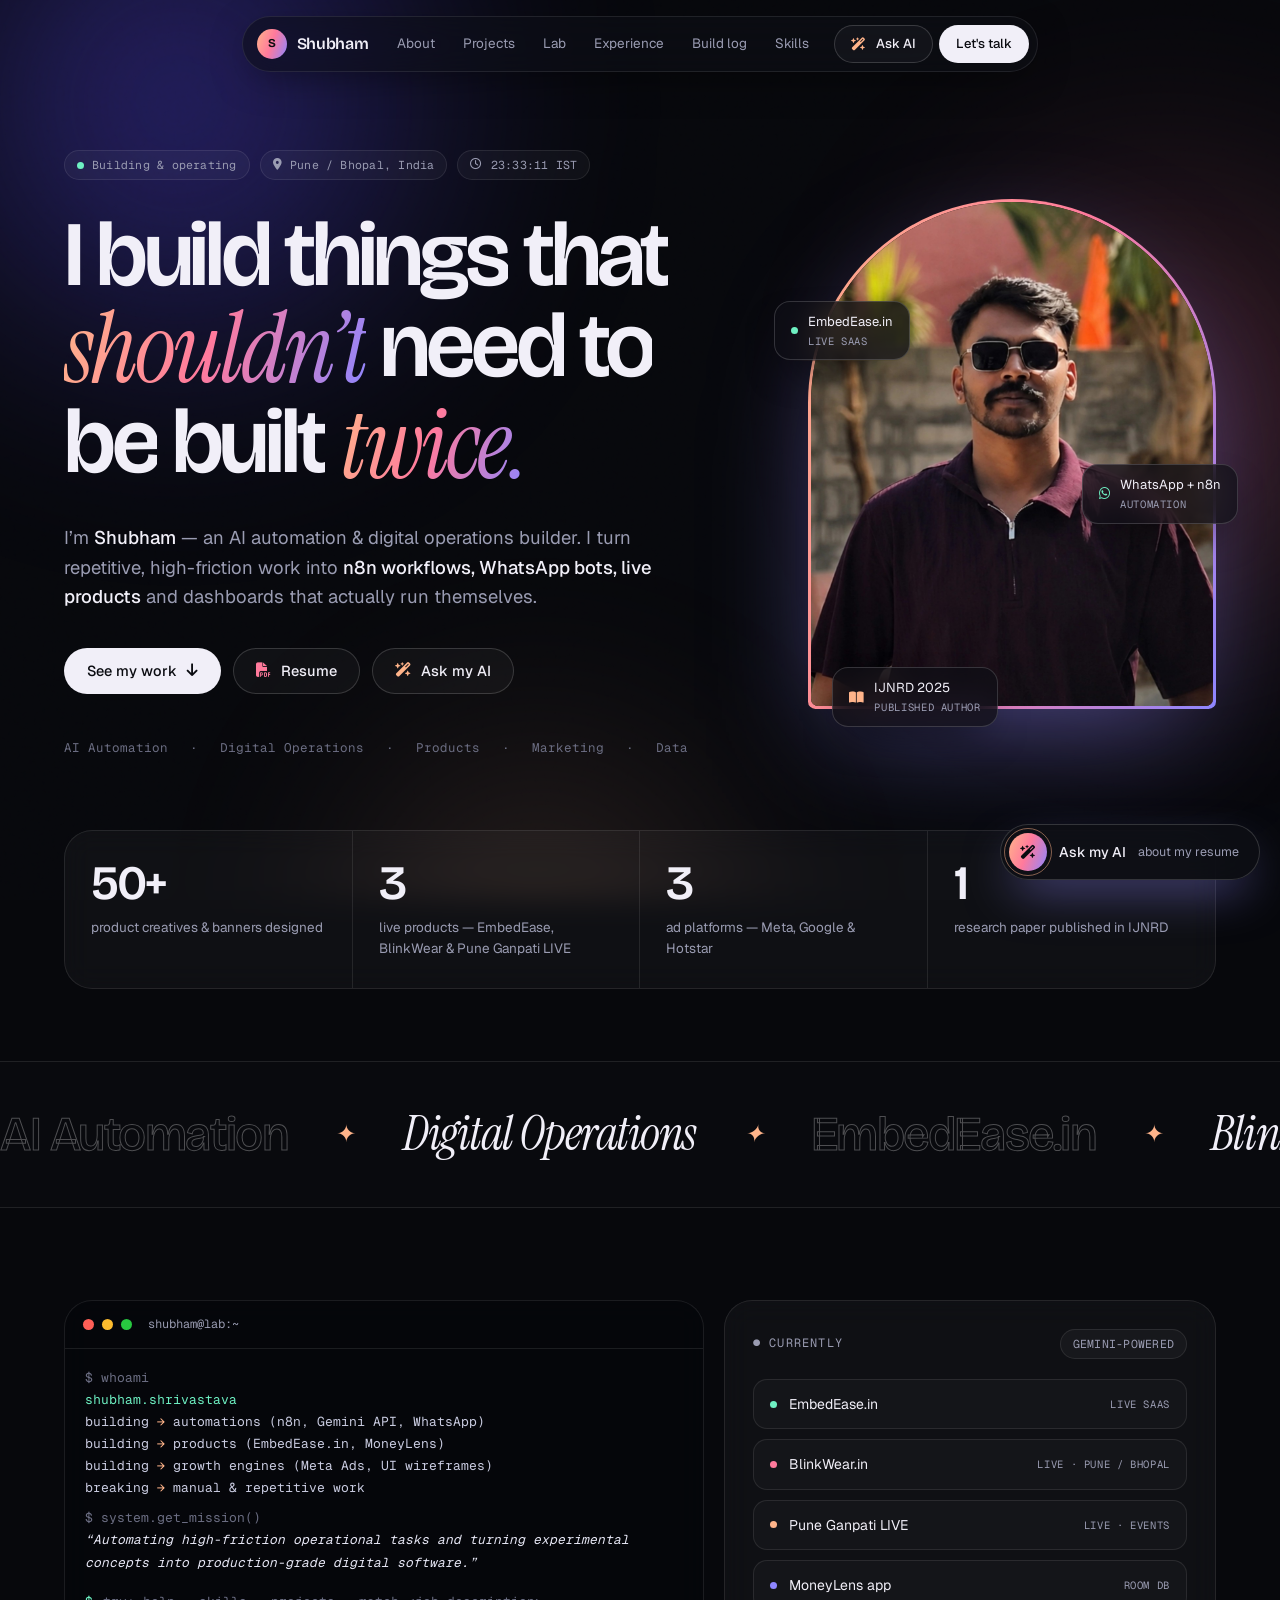
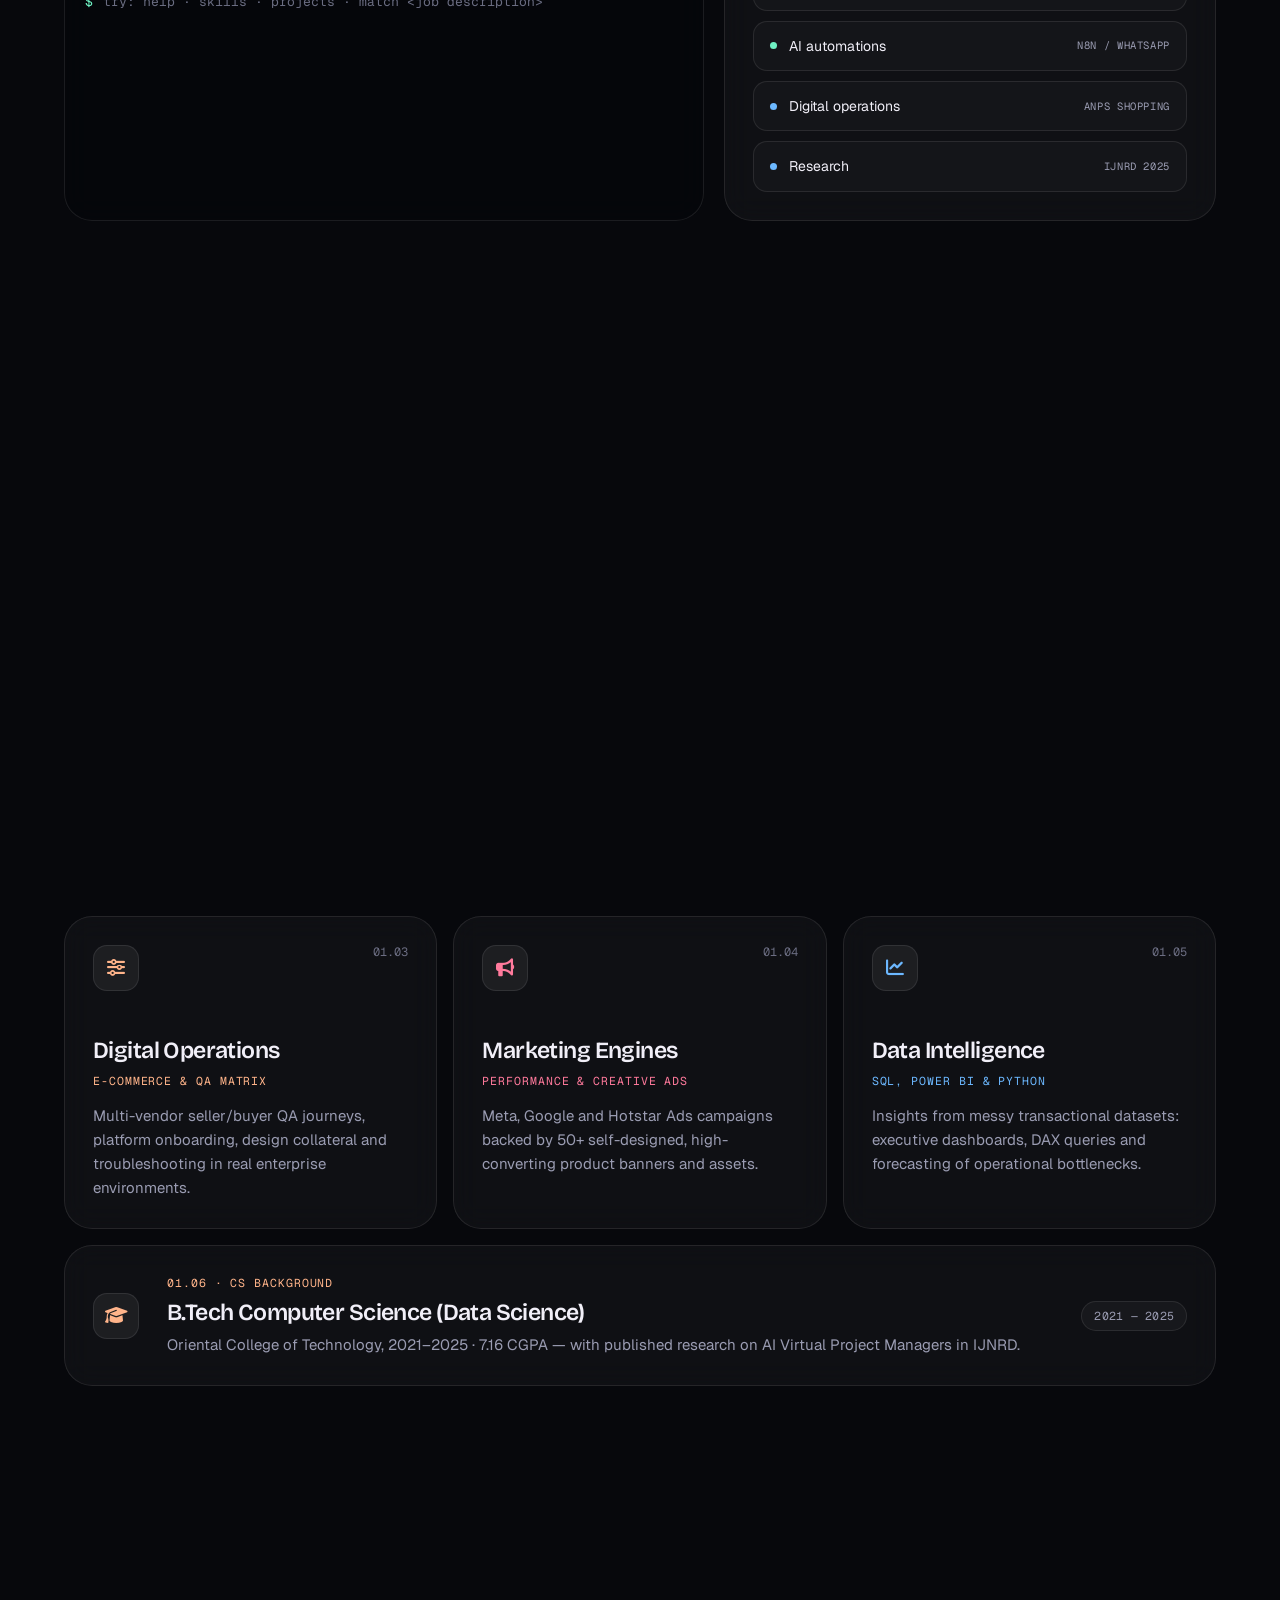
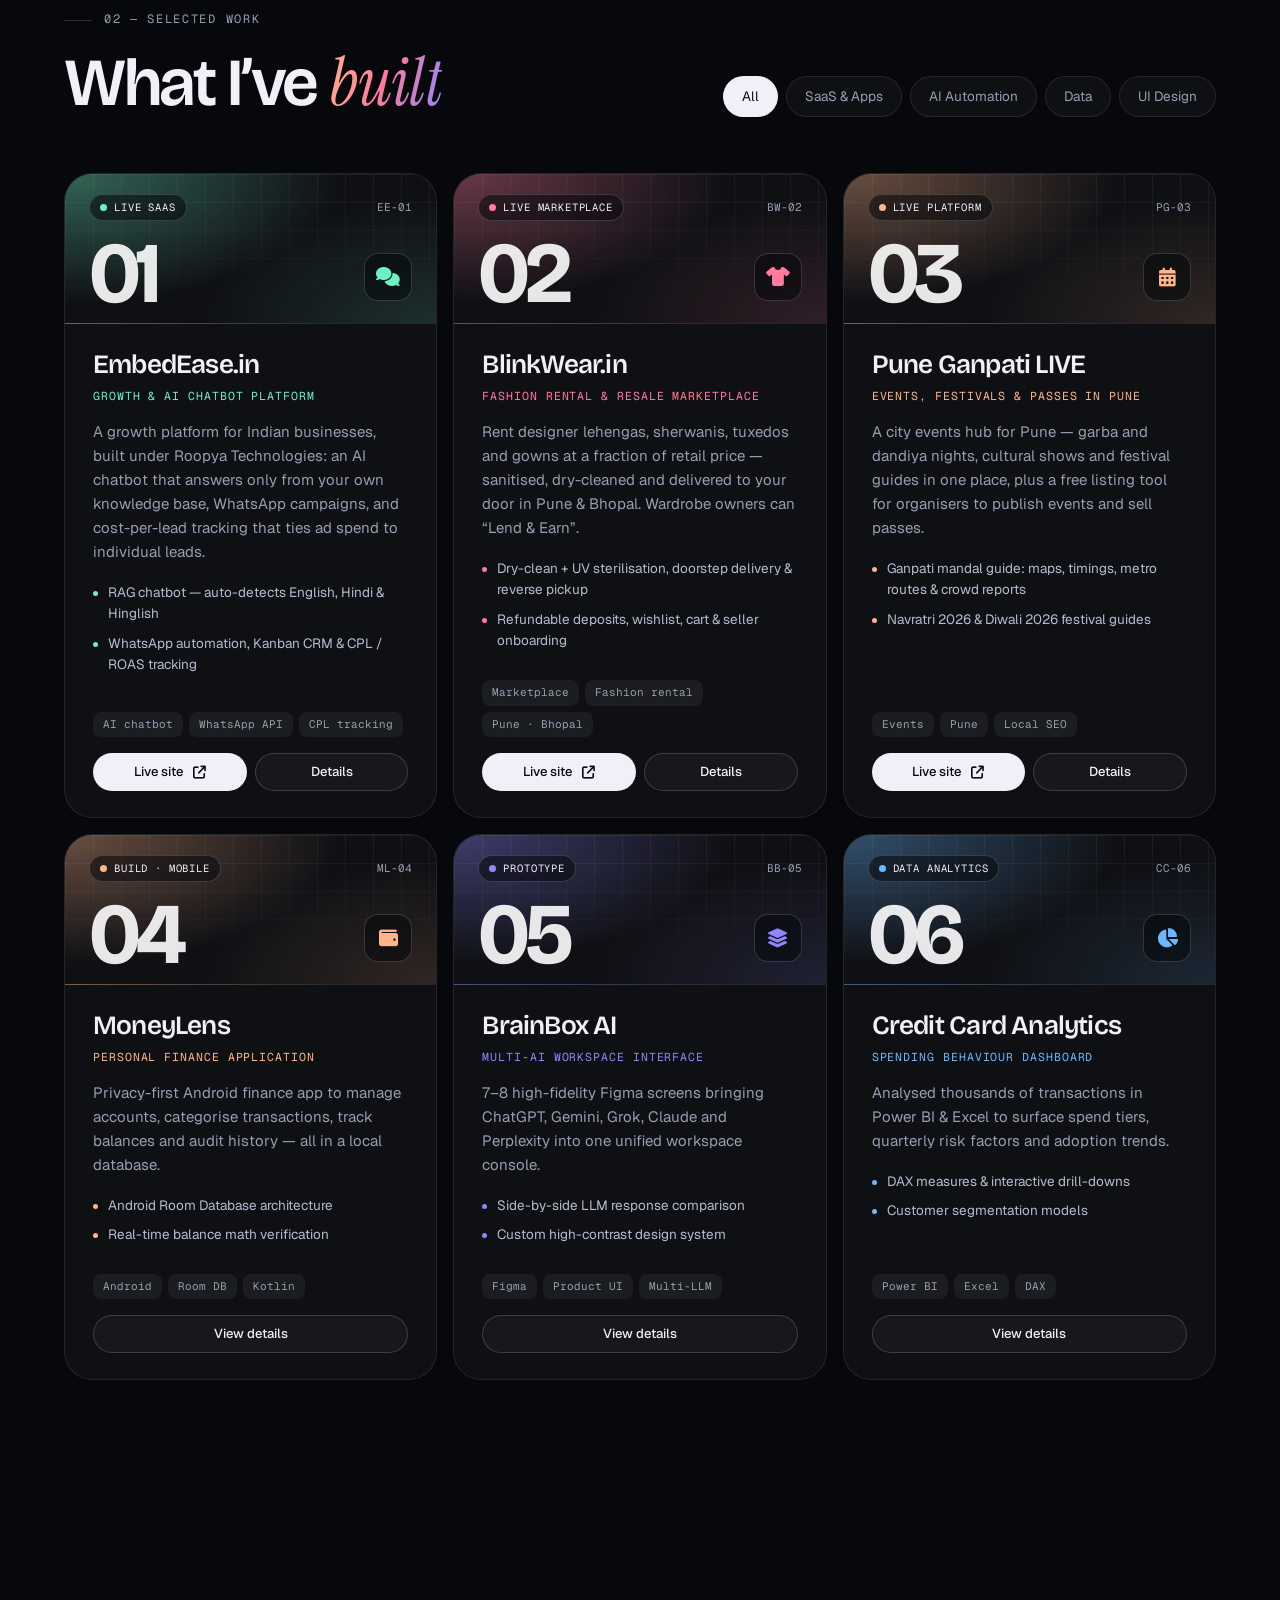
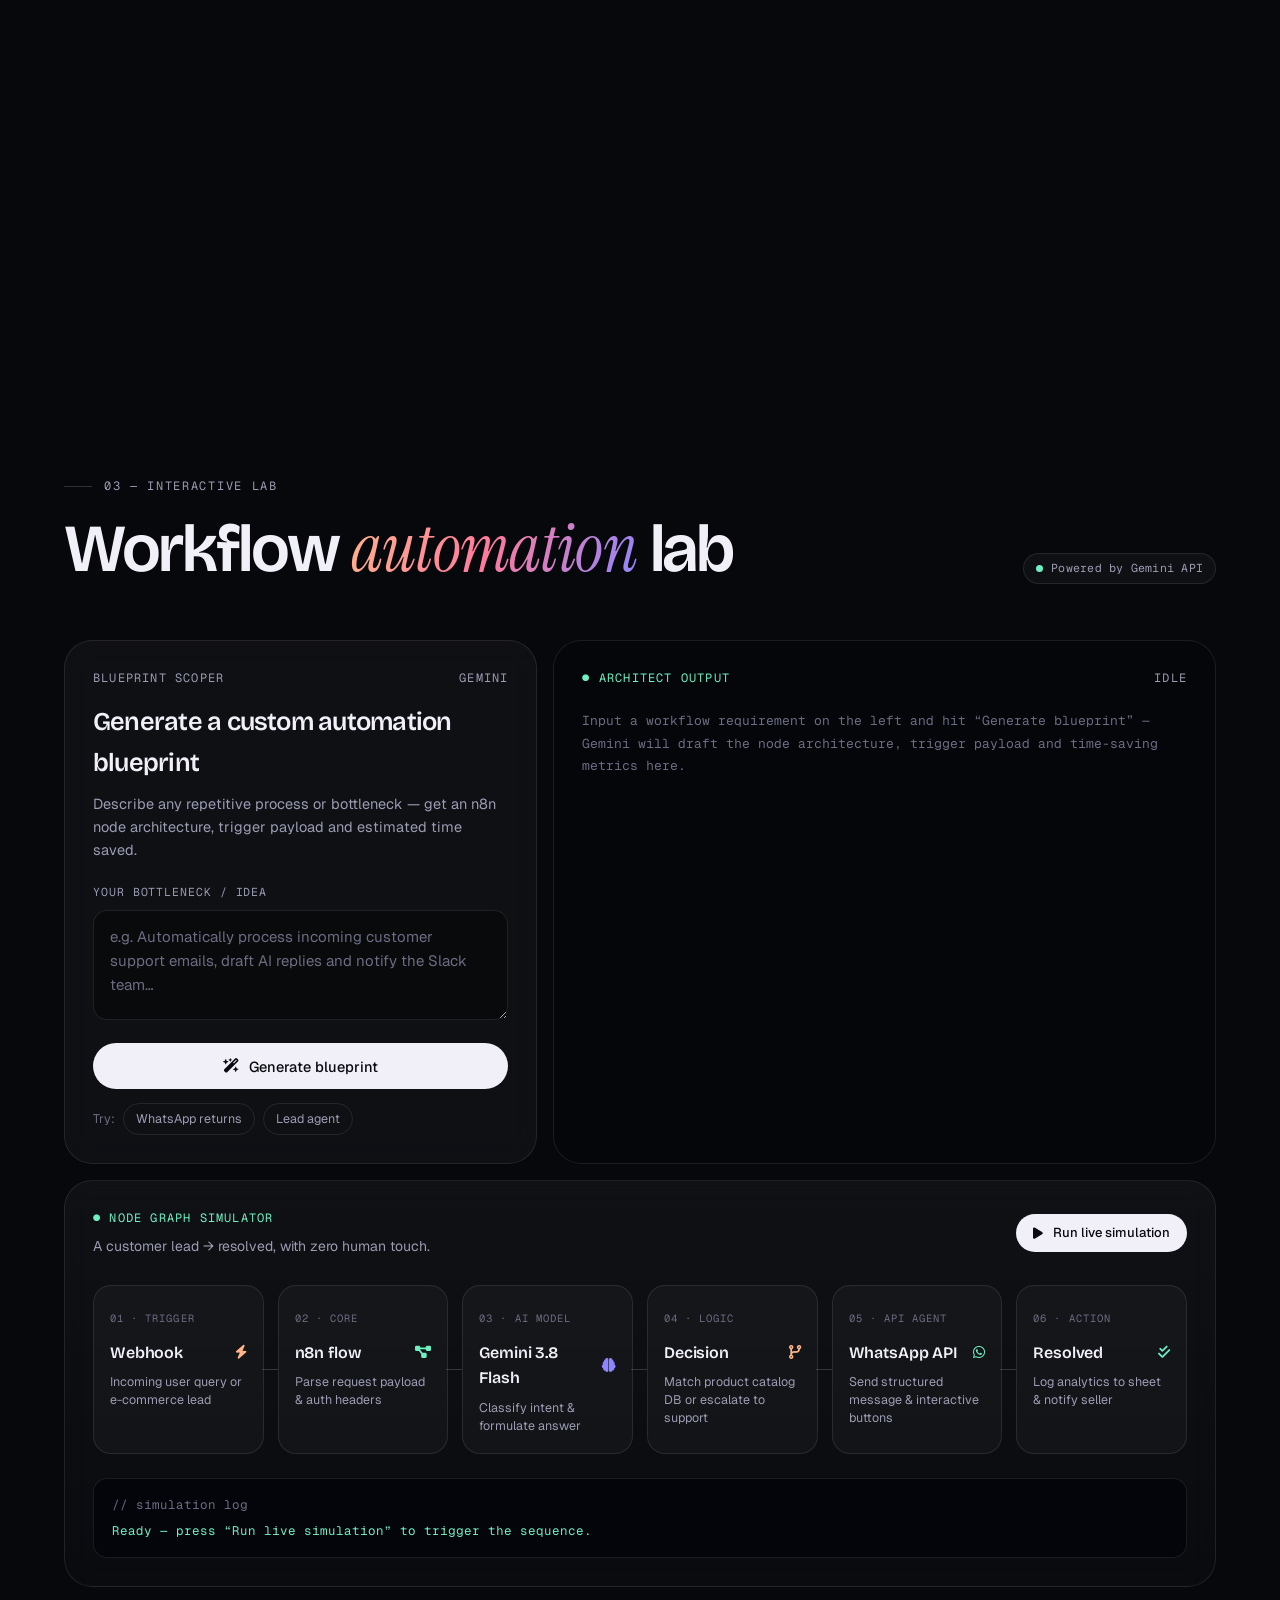
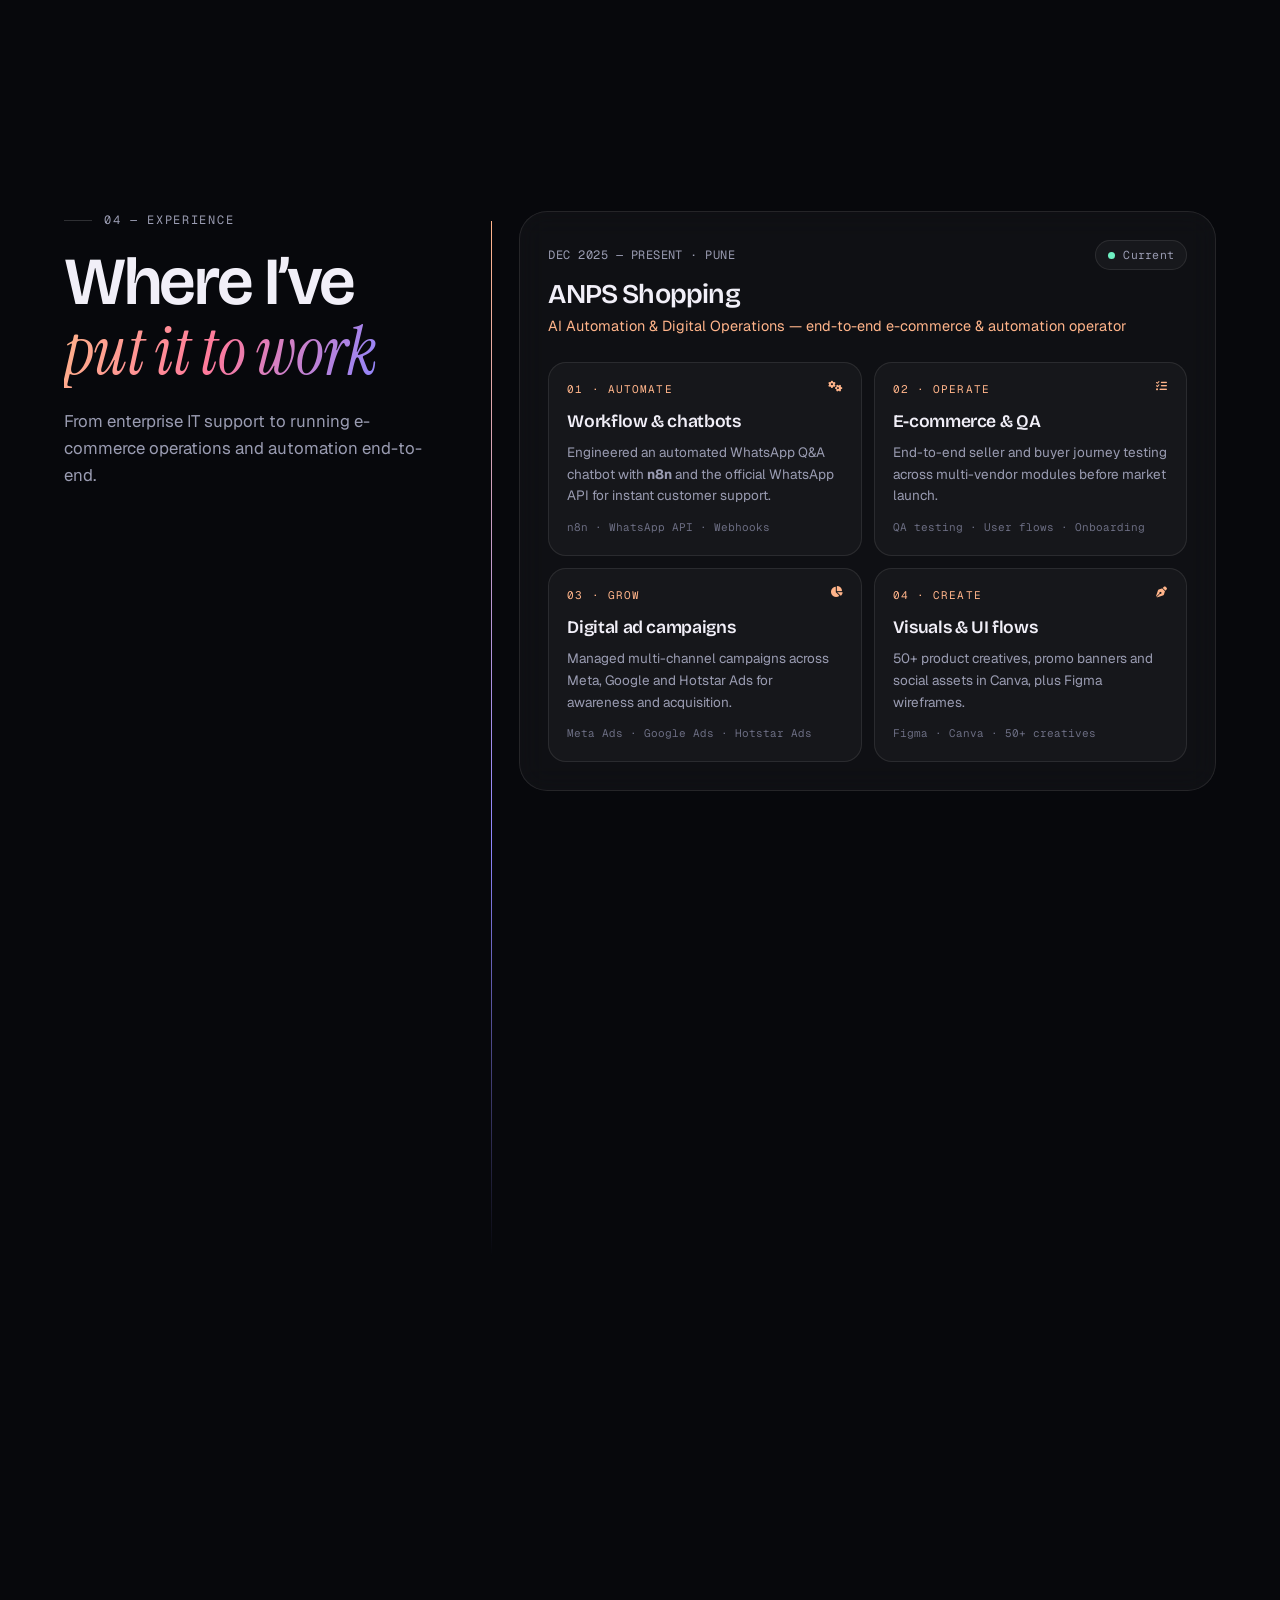
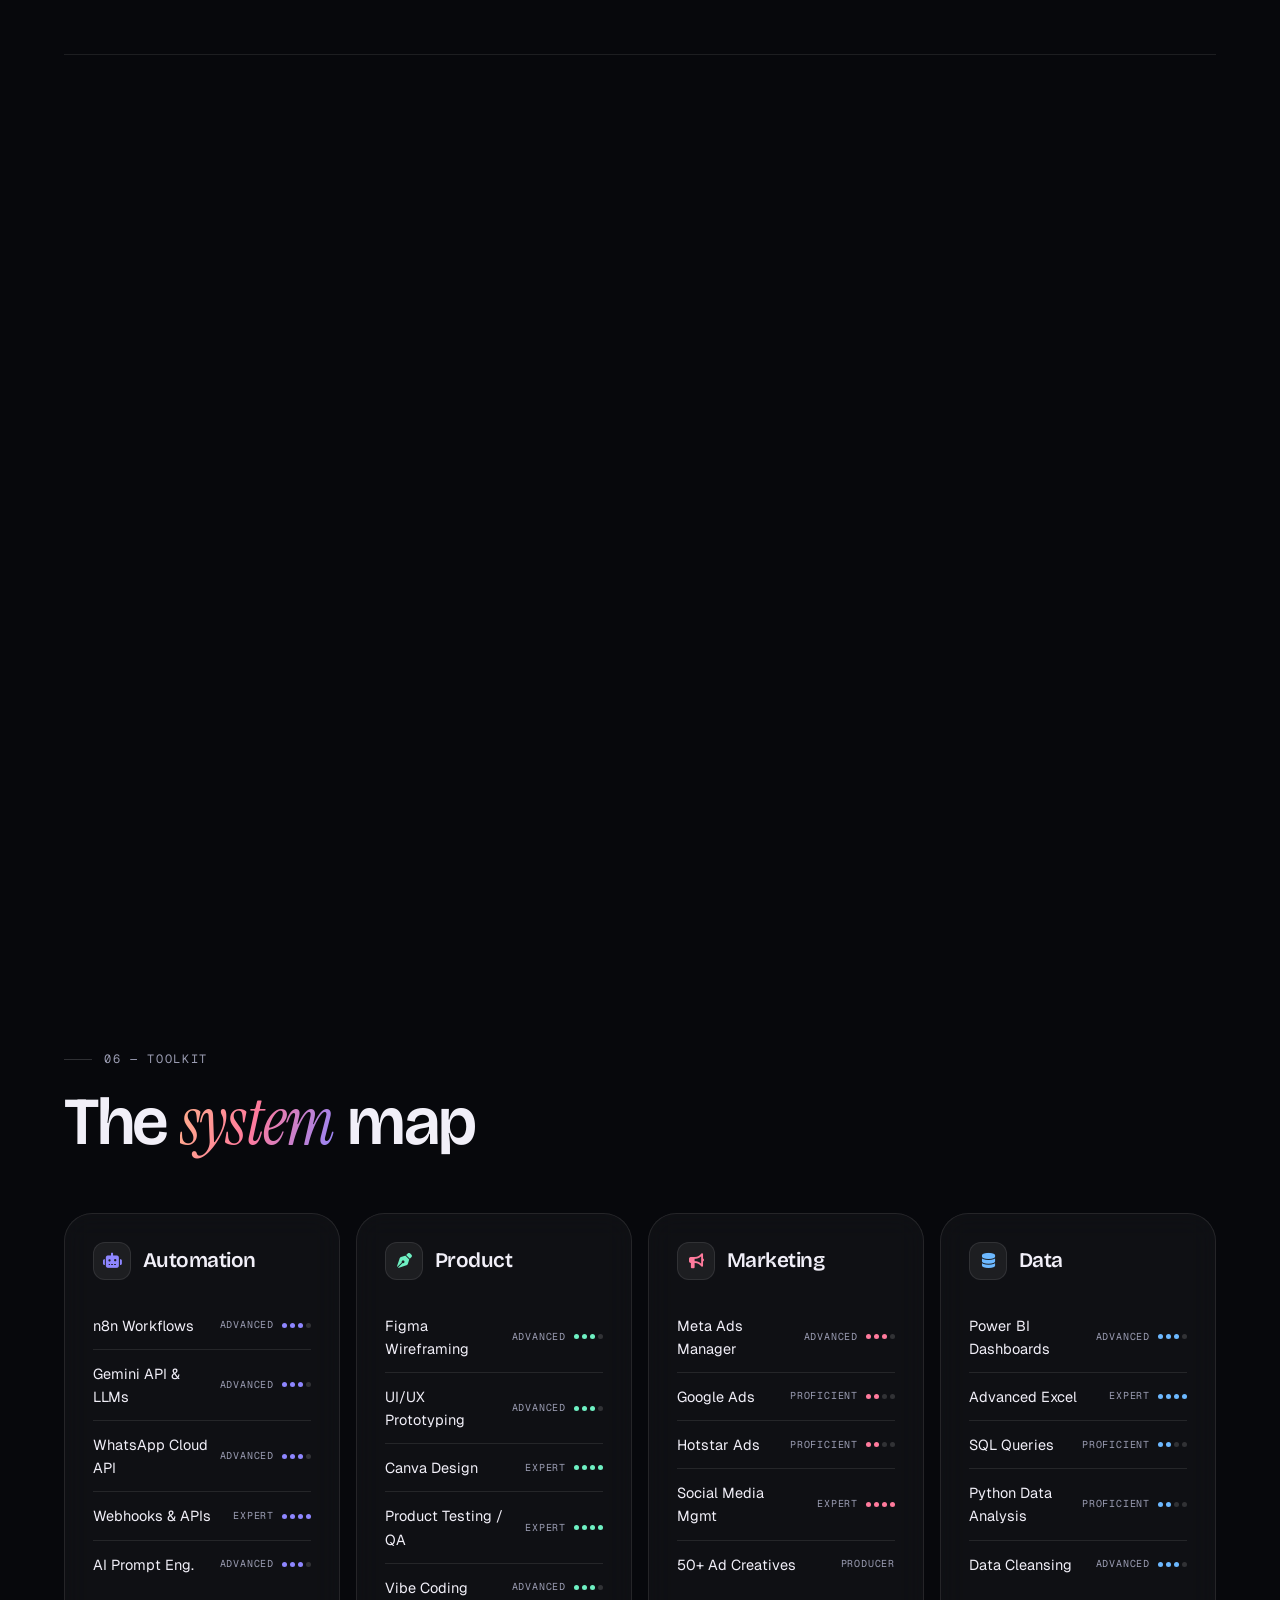
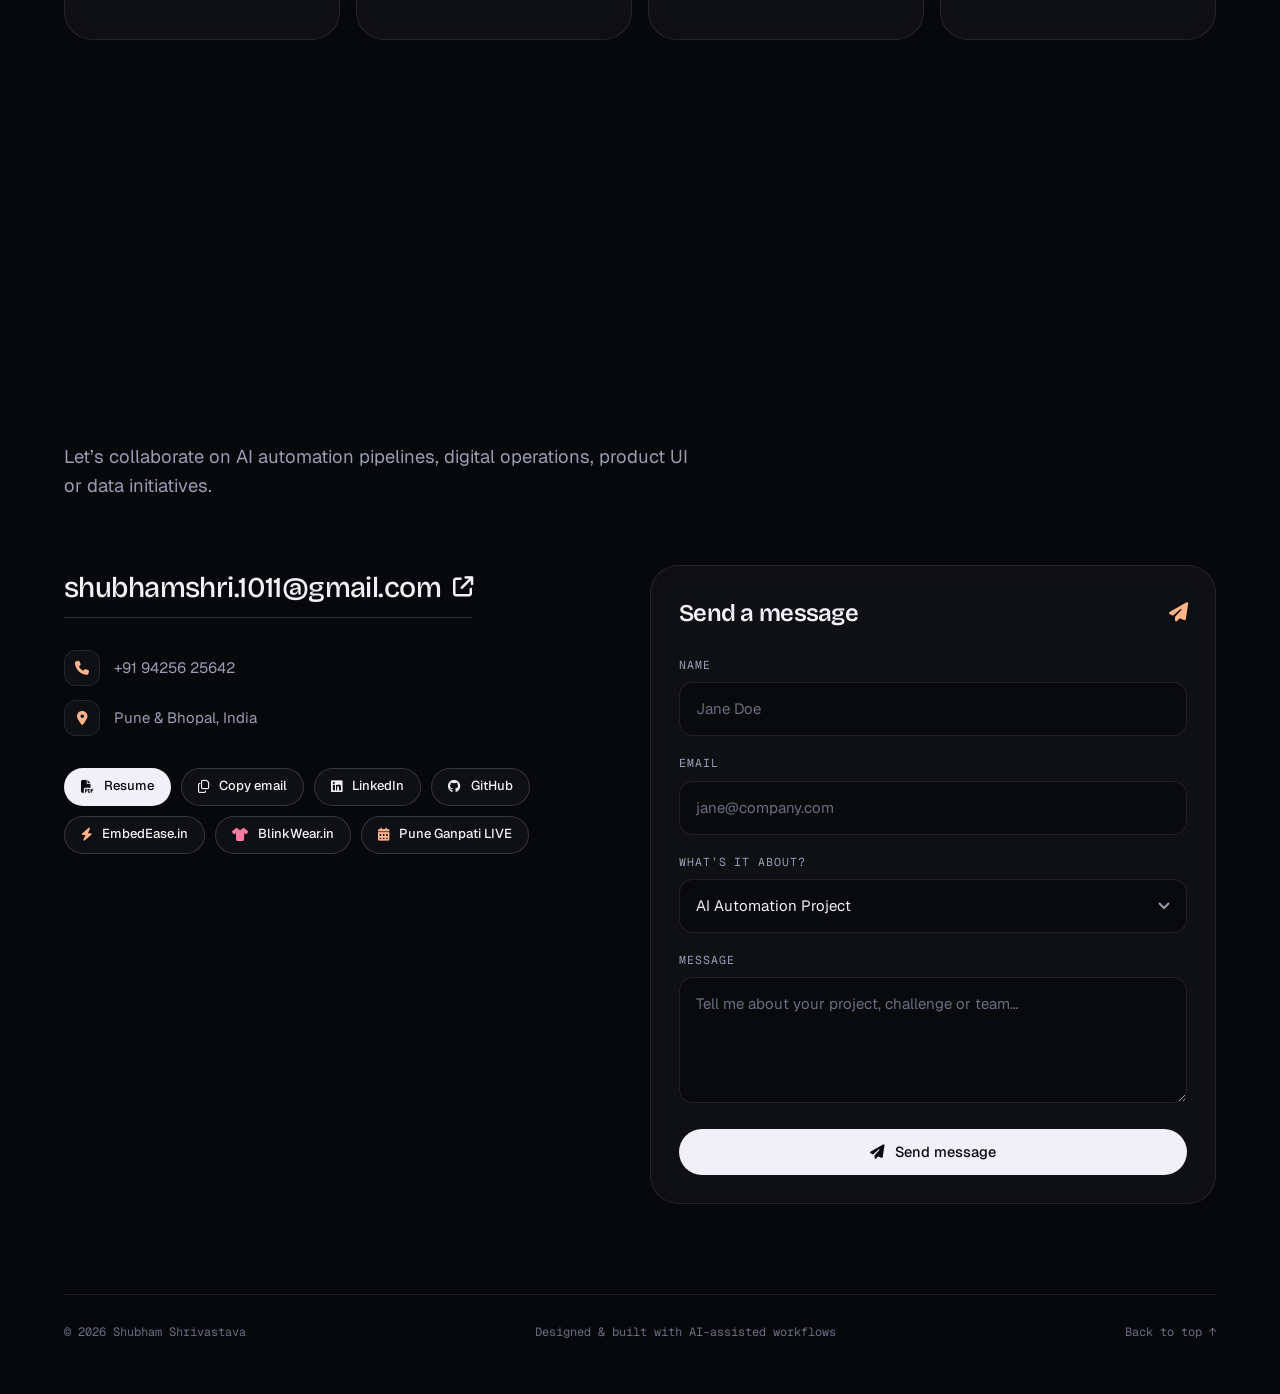
<file: index (2).html>
<!DOCTYPE html>
<html lang="en-IN">
<head>
<meta charset="UTF-8">
<meta name="viewport" content="width=device-width, initial-scale=1.0">
<meta name="theme-color" content="#07080C">

<title>Shubham Shrivastava | AI Automation & Digital Ops, Pune</title>
<meta name="description" content="AI automation & digital operations engineer in Pune & Bhopal. Builder of EmbedEase.in, BlinkWear.in & Pune Ganpati LIVE — n8n workflows, WhatsApp bots.">
<meta name="keywords" content="Shubham Shrivastava, AI automation, n8n workflows, WhatsApp chatbot, digital operations, EmbedEase, BlinkWear, Pune Ganpati LIVE, Pune, Bhopal, Gemini API, Power BI, portfolio">
<meta name="author" content="Shubham Shrivastava">
<meta name="google-site-verification" content="Ly5QDpwkwHhJXWkKCmMLblAbtQelNplqwGMntqIMLMA" />
<meta name="robots" content="index, follow, max-image-preview:large, max-snippet:-1, max-video-preview:-1">
<link rel="canonical" href="https://shubham-portfolio-rosy.vercel.app/">
<meta name="geo.region" content="IN-MH">
<meta name="geo.placename" content="Pune">
<meta name="geo.position" content="18.5204;73.8567">
<meta name="ICBM" content="18.5204, 73.8567">

<meta property="og:type" content="profile">
<meta property="og:site_name" content="Shubham Shrivastava">
<meta property="og:locale" content="en_IN">
<meta property="og:title" content="Shubham Shrivastava | AI Automation & Digital Ops, Pune">
<meta property="og:description" content="AI automation & digital operations engineer in Pune & Bhopal. Builder of EmbedEase.in, BlinkWear.in & Pune Ganpati LIVE — n8n workflows, WhatsApp bots.">
<meta property="og:url" content="https://shubham-portfolio-rosy.vercel.app/">
<meta property="og:image" content="https://shubham-portfolio-rosy.vercel.app/og-image.jpg">
<meta property="og:image:type" content="image/jpeg">
<meta property="og:image:width" content="1200">
<meta property="og:image:height" content="630">
<meta property="og:image:alt" content="Shubham Shrivastava — AI Automation & Digital Operations portfolio">
<meta property="profile:first_name" content="Shubham">
<meta property="profile:last_name" content="Shrivastava">
<meta name="twitter:card" content="summary_large_image">
<meta name="twitter:title" content="Shubham Shrivastava | AI Automation & Digital Ops, Pune">
<meta name="twitter:description" content="AI automation & digital operations engineer in Pune & Bhopal. Builder of EmbedEase.in, BlinkWear.in & Pune Ganpati LIVE — n8n workflows, WhatsApp bots.">
<meta name="twitter:image" content="https://shubham-portfolio-rosy.vercel.app/og-image.jpg">
<meta name="twitter:image:alt" content="Shubham Shrivastava — AI Automation & Digital Operations portfolio">

<link rel="icon" type="image/svg+xml" href="favicon.svg">
<link rel="apple-touch-icon" href="shubham.jpg">
<link rel="sitemap" type="application/xml" href="sitemap.xml">
<script type="application/ld+json">{"@context": "https://schema.org", "@type": "Person", "@id": "https://shubham-portfolio-rosy.vercel.app/#person", "name": "Shubham Shrivastava", "url": "https://shubham-portfolio-rosy.vercel.app/", "image": "https://shubham-portfolio-rosy.vercel.app/shubham.jpg", "jobTitle": "AI Automation & Digital Operations Engineer", "description": "AI automation & digital operations engineer in Pune & Bhopal. Builder of EmbedEase.in, BlinkWear.in & Pune Ganpati LIVE — n8n workflows, WhatsApp bots.", "address": {"@type": "PostalAddress", "addressLocality": "Pune", "addressRegion": "Maharashtra", "addressCountry": "IN"}, "worksFor": {"@type": "Organization", "name": "ANPS Shopping"}, "alumniOf": {"@type": "CollegeOrUniversity", "name": "Oriental College of Technology"}, "knowsAbout": ["AI automation", "n8n workflows", "WhatsApp Cloud API", "Gemini API", "Digital operations", "Meta Ads", "Google Ads", "Power BI", "SQL", "Python", "Figma"], "sameAs": ["https://www.linkedin.com/in/shubham-shrivastava-239975249/", "https://github.com/shubhamshri1011", "https://embedease.in", "https://blinkwear.in", "https://puneganpatilive.in"]}</script>
<script type="application/ld+json">{"@context": "https://schema.org", "@type": "WebSite", "@id": "https://shubham-portfolio-rosy.vercel.app/#website", "url": "https://shubham-portfolio-rosy.vercel.app/", "name": "Shubham Shrivastava — Portfolio", "inLanguage": "en-IN", "publisher": {"@id": "https://shubham-portfolio-rosy.vercel.app/#person"}}</script>
<script type="application/ld+json">{"@context": "https://schema.org", "@type": "ProfilePage", "url": "https://shubham-portfolio-rosy.vercel.app/", "name": "Shubham Shrivastava | AI Automation & Digital Ops, Pune", "inLanguage": "en-IN", "mainEntity": {"@id": "https://shubham-portfolio-rosy.vercel.app/#person"}, "isPartOf": {"@id": "https://shubham-portfolio-rosy.vercel.app/#website"}}</script>
<script type="application/ld+json">{"@context": "https://schema.org", "@type": "ItemList", "name": "Selected work by Shubham Shrivastava", "itemListElement": [{"@type": "ListItem", "position": 1, "item": {"@type": "WebSite", "name": "EmbedEase.in", "url": "https://embedease.in", "description": "Growth and AI chatbot platform for Indian businesses: RAG chatbot, WhatsApp campaigns and cost-per-lead tracking."}}, {"@type": "ListItem", "position": 2, "item": {"@type": "WebSite", "name": "BlinkWear.in", "url": "https://blinkwear.in", "description": "Fashion rental and resale marketplace for lehengas, sherwanis and gowns in Pune and Bhopal."}}, {"@type": "ListItem", "position": 3, "item": {"@type": "WebSite", "name": "Pune Ganpati LIVE", "url": "https://puneganpatilive.in", "description": "Events, festivals and passes in Pune, with a Ganpati mandal guide and free organiser listings."}}]}</script>
<noscript><style>.reveal{opacity:1!important;transform:none!important;filter:none!important}.hero-title .wd>span{transform:none!important;animation:none!important}#preloader{display:none!important}</style></noscript>

<link rel="preconnect" href="https://fonts.googleapis.com">
<link rel="preconnect" href="https://fonts.gstatic.com" crossorigin>
<link href="https://fonts.googleapis.com/css2?family=Bricolage+Grotesque:opsz,wght@12..96,400;12..96,500;12..96,600;12..96,700&family=Geist:wght@400;500;600&family=Geist+Mono:wght@400;500;600&family=Instrument+Serif:ital@0;1&display=swap" rel="stylesheet">
<link rel="stylesheet" href="https://cdnjs.cloudflare.com/ajax/libs/font-awesome/6.5.1/css/all.min.css">

<style>
/* ───────────── Tokens ───────────── */
:root{
  --bg:#07080C;
  --bg-2:#0C0E14;
  --surface:rgba(255,255,255,.035);
  --surface-2:rgba(255,255,255,.06);
  --line:rgba(255,255,255,.09);
  --line-2:rgba(255,255,255,.16);
  --text:#F1EFF8;
  --muted:#9A9CB2;
  --faint:#6B6D82;
  --iris:#8E86FF;
  --peach:#FFB48A;
  --rose:#FF7A9C;
  --mint:#6EF0C2;
  --sky:#6CB8FF;
  --grad:linear-gradient(110deg,#FFB48A 0%,#FF7A9C 48%,#8E86FF 100%);
  --r-lg:28px; --r-md:20px; --r-sm:12px;
  --f-display:'Bricolage Grotesque',system-ui,sans-serif;
  --f-body:'Geist',system-ui,sans-serif;
  --f-mono:'Geist Mono',ui-monospace,monospace;
  --f-serif:'Instrument Serif',Georgia,serif;
  --ease:cubic-bezier(.16,1,.3,1);
}
*{box-sizing:border-box;margin:0;padding:0}
html{scroll-behavior:smooth;scroll-padding-top:96px;-webkit-text-size-adjust:100%}
body{
  background:var(--bg);color:var(--text);font-family:var(--f-body);font-size:16px;line-height:1.6;
  -webkit-font-smoothing:antialiased;overflow-x:hidden;min-height:100vh;
}
img{max-width:100%;display:block}
a{color:inherit;text-decoration:none}
button,input,select,textarea{font:inherit;color:inherit}
button{cursor:pointer;background:none;border:0}
::selection{background:var(--iris);color:#fff}
:focus-visible{outline:2px solid var(--peach);outline-offset:3px;border-radius:8px}
.sr-only{position:absolute;width:1px;height:1px;overflow:hidden;clip:rect(0,0,0,0)}
.sr-only:focus{clip:auto;width:auto;height:auto;overflow:visible;padding:10px 18px;background:#fff;color:#0a0b10;border-radius:999px;font-weight:500}
.hidden{display:none!important}
::-webkit-scrollbar{width:10px}
::-webkit-scrollbar-track{background:var(--bg)}
::-webkit-scrollbar-thumb{background:#242736;border-radius:10px;border:2px solid var(--bg)}
::-webkit-scrollbar-thumb:hover{background:#34374d}

/* ───────────── Ambient background ───────────── */
.aurora{position:fixed;inset:0;z-index:-2;overflow:hidden;pointer-events:none}
.aurora i{position:absolute;border-radius:50%;filter:blur(110px);opacity:.5;will-change:transform}
.aurora i:nth-child(1){width:52vw;height:52vw;left:-12vw;top:-18vw;background:radial-gradient(circle,#5b4bff 0%,transparent 70%);animation:drift1 26s ease-in-out infinite alternate}
.aurora i:nth-child(2){width:46vw;height:46vw;right:-14vw;top:12vh;background:radial-gradient(circle,#ff6f91 0%,transparent 70%);opacity:.32;animation:drift2 30s ease-in-out infinite alternate}
.aurora i:nth-child(3){width:40vw;height:40vw;left:22vw;bottom:-22vw;background:radial-gradient(circle,#ffb48a 0%,transparent 70%);opacity:.2;animation:drift1 34s ease-in-out infinite alternate-reverse}
@keyframes drift1{to{transform:translate(8vw,6vh) scale(1.12)}}
@keyframes drift2{to{transform:translate(-9vw,10vh) scale(.92)}}
.grain{position:fixed;inset:0;z-index:-1;pointer-events:none;opacity:.07;mix-blend-mode:overlay;
  background-image:url("data:image/svg+xml,%3Csvg viewBox='0 0 220 220' xmlns='http://www.w3.org/2000/svg'%3E%3Cfilter id='n'%3E%3CfeTurbulence type='fractalNoise' baseFrequency='.85' numOctaves='3' stitchTiles='stitch'/%3E%3C/filter%3E%3Crect width='100%25' height='100%25' filter='url(%23n)'/%3E%3C/svg%3E")}
.progress{position:fixed;top:0;left:0;height:2px;width:100%;z-index:90;transform-origin:0 50%;transform:scaleX(0);background:var(--grad)}

/* ───────────── Layout helpers ───────────── */
.wrap{width:100%;max-width:1200px;margin:0 auto;padding:0 24px}
section{position:relative;padding:112px 0}
.eyebrow{font-family:var(--f-mono);font-size:12px;letter-spacing:.14em;text-transform:uppercase;color:var(--muted);display:flex;align-items:center;gap:12px}
.eyebrow::before{content:"";width:28px;height:1px;background:var(--line-2)}
.h2{font-family:var(--f-display);font-weight:600;letter-spacing:-.035em;line-height:1.02;font-size:clamp(2.2rem,5.4vw,4.2rem);margin-top:18px}
.serif{font-family:var(--f-serif);font-style:italic;font-weight:400;letter-spacing:-.01em}
.grad-text{background:var(--grad);-webkit-background-clip:text;background-clip:text;color:transparent}
.mono{font-family:var(--f-mono)}
.muted{color:var(--muted)}
.sec-head{display:flex;flex-wrap:wrap;align-items:flex-end;justify-content:space-between;gap:28px;margin-bottom:56px}
.lead{color:var(--muted);max-width:52ch;font-size:1.05rem}

/* glass card with cursor spotlight */
.card{
  position:relative;background:var(--surface);border:1px solid var(--line);border-radius:var(--r-lg);
  padding:28px;overflow:hidden;isolation:isolate;
  transition:border-color .35s var(--ease),transform .5s var(--ease),background .35s;
  backdrop-filter:blur(14px);-webkit-backdrop-filter:blur(14px);
}
.card::before{
  content:"";position:absolute;inset:0;z-index:-1;opacity:0;transition:opacity .4s;
  background:radial-gradient(420px circle at var(--mx,50%) var(--my,50%),rgba(142,134,255,.16),transparent 60%);
}
.card:hover{border-color:var(--line-2)}
.card:hover::before{opacity:1}
.lift:hover{transform:translateY(-4px)}

/* buttons */
.btn{display:inline-flex;align-items:center;justify-content:center;gap:10px;min-height:46px;padding:0 22px;border-radius:999px;
  font-weight:500;font-size:14.5px;border:1px solid var(--line-2);background:var(--surface);transition:all .3s var(--ease);white-space:nowrap}
.btn:hover{background:var(--surface-2);border-color:rgba(255,255,255,.3);transform:translateY(-2px)}
.btn-primary{background:var(--text);color:#0a0b10;border-color:transparent}
.btn-primary:hover{background:#fff;box-shadow:0 10px 40px -8px rgba(255,180,138,.55);border-color:transparent}
.btn-sm{min-height:38px;padding:0 16px;font-size:13px}
.btn[disabled]{opacity:.55;pointer-events:none}
.pill{display:inline-flex;align-items:center;gap:8px;padding:5px 12px;border-radius:999px;border:1px solid var(--line);background:var(--surface);font-family:var(--f-mono);font-size:11.5px;color:var(--muted);letter-spacing:.02em}
.dot{width:7px;height:7px;border-radius:50%;background:var(--mint);box-shadow:0 0 0 0 rgba(110,240,194,.6);animation:pulse 2s infinite;flex-shrink:0}
.dot.amber{background:var(--peach);box-shadow:none;animation:none}
.dot.iris{background:var(--iris);box-shadow:none;animation:none}
.dot.sky{background:var(--sky);box-shadow:none;animation:none}
.dot.rose{background:var(--rose);box-shadow:none;animation:none}
@keyframes pulse{70%{box-shadow:0 0 0 8px rgba(110,240,194,0)}100%{box-shadow:0 0 0 0 rgba(110,240,194,0)}}
.spin{animation:spin 1s linear infinite;display:inline-block}
@keyframes spin{to{transform:rotate(360deg)}}
.text-mint{color:var(--mint)}.text-peach{color:var(--peach)}.text-rose{color:var(--rose)}

/* reveal */
.reveal{opacity:0;transform:translateY(28px);filter:blur(6px);transition:opacity .9s var(--ease),transform .9s var(--ease),filter .9s var(--ease);transition-delay:var(--d,0s)}
.reveal.in{opacity:1;transform:none;filter:none}

/* ───────────── Preloader ───────────── */
#preloader{position:fixed;inset:0;z-index:200;background:var(--bg);display:flex;flex-direction:column;justify-content:space-between;padding:28px;
  transition:transform .9s cubic-bezier(.77,0,.18,1)}
#preloader .pre-top,#preloader .pre-bot{display:flex;justify-content:space-between;align-items:center;font-family:var(--f-mono);font-size:12px;letter-spacing:.12em;text-transform:uppercase;color:var(--muted)}
#preloader .pre-mid{text-align:center}
.pre-count{font-family:var(--f-display);font-weight:600;font-size:clamp(5rem,20vw,13rem);line-height:.9;letter-spacing:-.06em;font-variant-numeric:tabular-nums}
.pre-name{font-family:var(--f-serif);font-style:italic;font-size:clamp(1.3rem,3vw,2rem);color:var(--muted);margin-top:14px}
.pre-bar{height:2px;background:var(--line);border-radius:2px;overflow:hidden;flex:1;margin:0 24px}
.pre-bar span{display:block;height:100%;width:0;background:var(--grad)}

/* ───────────── Nav ───────────── */
.nav{position:fixed;top:16px;left:0;right:0;z-index:80;display:flex;justify-content:center;padding:0 16px;pointer-events:none}
.nav-in{pointer-events:auto;display:flex;align-items:center;gap:6px;padding:8px 8px 8px 14px;border-radius:999px;
  background:rgba(14,15,22,.62);border:1px solid var(--line);backdrop-filter:blur(22px) saturate(1.4);-webkit-backdrop-filter:blur(22px) saturate(1.4);
  box-shadow:0 10px 40px -12px rgba(0,0,0,.6);max-width:100%}
.logo{display:flex;align-items:center;gap:10px;font-family:var(--f-display);font-weight:600;letter-spacing:-.02em;margin-right:10px;white-space:nowrap}
.logo b{width:30px;height:30px;border-radius:50%;background:var(--grad);display:grid;place-items:center;color:#0a0b10;font-size:12px;font-weight:700;flex-shrink:0}
.nav-links{display:flex;gap:2px}
.nav-links a{padding:8px 13px;border-radius:999px;font-size:13.5px;color:var(--muted);transition:all .25s}
.nav-links a:hover{color:var(--text);background:var(--surface-2)}
.nav-links a.active{color:var(--text);background:var(--surface-2)}
.nav-actions{display:flex;gap:6px;margin-left:6px}
.menu-btn{display:none;width:40px;height:40px;border-radius:50%;background:var(--surface-2);place-items:center}
#mobile-nav{position:fixed;top:78px;left:16px;right:16px;z-index:79;border-radius:24px;padding:12px;background:rgba(14,15,22,.92);
  border:1px solid var(--line);backdrop-filter:blur(24px);-webkit-backdrop-filter:blur(24px);display:flex;flex-direction:column;gap:2px;
  max-height:calc(100dvh - 100px);overflow:auto}
#mobile-nav a,#mobile-nav button{padding:14px 16px;border-radius:14px;font-size:16px;display:flex;align-items:center;gap:12px;text-align:left}
#mobile-nav a:hover,#mobile-nav button:hover{background:var(--surface-2)}
#mobile-nav .sep{height:1px;background:var(--line);margin:6px 8px}

/* ───────────── Hero ───────────── */
#hero{padding:150px 0 72px;min-height:100svh;display:flex;align-items:center}
.hero-grid{display:grid;grid-template-columns:1.25fr .75fr;gap:64px;align-items:center}
.hero-status{display:flex;flex-wrap:wrap;gap:10px;margin-bottom:30px}
.hero-title{font-family:var(--f-display);font-weight:600;letter-spacing:-.045em;line-height:.98;font-size:clamp(2.7rem,7.2vw,6rem)}
.hero-title .wd{display:inline-block;overflow:hidden;vertical-align:top;padding-bottom:.12em;margin-bottom:-.12em}
.hero-title .wd>span{display:inline-block;transform:translateY(110%);animation:rise 1s var(--ease) forwards;animation-delay:calc(var(--i)*70ms + 1.55s)}
.hero-title .serif{font-size:1.06em;letter-spacing:-.03em}
body.skip-pre .hero-title .wd>span{animation-delay:calc(var(--i)*70ms + .1s)}
@keyframes rise{to{transform:none}}
.hero-sub{margin-top:30px;max-width:54ch;color:var(--muted);font-size:1.15rem}
.hero-sub b{color:var(--text);font-weight:500}
.hero-cta{display:flex;flex-wrap:wrap;gap:12px;margin-top:36px}
.hero-meta{margin-top:44px;display:flex;flex-wrap:wrap;gap:10px 22px;font-family:var(--f-mono);font-size:12.5px;color:var(--faint)}

.portrait{position:relative;max-width:420px;margin-left:auto;width:100%}
.portrait-frame{position:relative;aspect-ratio:4/5;border-radius:999px 999px 36px 36px;padding:3px;background:var(--grad);box-shadow:0 40px 120px -30px rgba(142,134,255,.55)}
.portrait-frame>div{width:100%;height:100%;border-radius:inherit;overflow:hidden;background:#111}
.portrait-frame img{width:100%;height:100%;object-fit:cover;object-position:50% 20%;transition:transform 1.2s var(--ease)}
.portrait:hover .portrait-frame img{transform:scale(1.05)}
.chip{position:absolute;display:flex;align-items:center;gap:10px;padding:10px 16px;border-radius:16px;font-size:13px;white-space:nowrap;
  background:rgba(14,15,22,.72);border:1px solid var(--line-2);backdrop-filter:blur(16px);-webkit-backdrop-filter:blur(16px);box-shadow:0 18px 40px -16px rgba(0,0,0,.7)}
.chip small{display:block;font-family:var(--f-mono);font-size:10.5px;color:var(--muted);letter-spacing:.06em;text-transform:uppercase}
.chip.c1{left:-34px;top:20%;animation:float 7s ease-in-out infinite}
.chip.c2{right:-22px;top:52%;animation:float 8s ease-in-out -2s infinite}
.chip.c3{left:6%;bottom:-18px;animation:float 9s ease-in-out -4s infinite}
@keyframes float{50%{transform:translateY(-10px)}}

.stats{display:grid;grid-template-columns:repeat(4,1fr);gap:0;margin-top:72px;border:1px solid var(--line);border-radius:var(--r-lg);background:var(--surface);backdrop-filter:blur(14px);overflow:hidden}
.stat{padding:28px 26px;border-right:1px solid var(--line)}
.stat:last-child{border-right:0}
.stat b{display:block;font-family:var(--f-display);font-weight:600;font-size:clamp(2rem,4vw,3rem);letter-spacing:-.04em;line-height:1}
.stat span{display:block;margin-top:10px;font-size:13.5px;color:var(--muted)}

/* ───────────── Marquee ───────────── */
.marquee{padding:34px 0;border-block:1px solid var(--line);overflow:hidden;background:rgba(255,255,255,.012)}
.marquee-track{display:flex;gap:48px;width:max-content;animation:marq 38s linear infinite}
.marquee:hover .marquee-track{animation-play-state:paused}
.marquee-track span{font-family:var(--f-display);font-weight:500;font-size:clamp(1.8rem,4vw,3rem);letter-spacing:-.03em;color:transparent;-webkit-text-stroke:1px rgba(255,255,255,.28);white-space:nowrap;display:inline-flex;align-items:center;gap:48px}
.marquee-track span::after{content:"✦";font-size:.5em;-webkit-text-stroke:0;color:var(--peach)}
.marquee-track span:nth-child(even){font-family:var(--f-serif);font-style:italic;color:var(--text);-webkit-text-stroke:0}
@keyframes marq{to{transform:translateX(-50%)}}

/* ───────────── Lab row (terminal + now) ───────────── */
.lab-row{display:grid;grid-template-columns:1.3fr 1fr;gap:20px;margin-top:20px}
.term{padding:0;background:rgba(5,6,10,.7)}
.term-bar{display:flex;align-items:center;gap:8px;padding:14px 18px;border-bottom:1px solid var(--line);font-family:var(--f-mono);font-size:12px;color:var(--muted)}
.term-bar i{width:11px;height:11px;border-radius:50%;display:block}
.term-bar i:nth-child(1){background:#ff5f57}.term-bar i:nth-child(2){background:#febc2e}.term-bar i:nth-child(3){background:#28c840}
.term-bar span{margin-left:8px}
#terminal-body{padding:18px 20px;font-family:var(--f-mono);font-size:13px;line-height:1.7;height:230px;overflow-y:auto;color:#c9cbe0}
#terminal-body .cmd{color:var(--faint);padding-top:8px}
#terminal-body .out{color:var(--mint)}
#terminal-body .hl{color:var(--peach)}
.term-in{display:flex;align-items:center;gap:10px;padding:6px 20px 14px;font-family:var(--f-mono);font-size:13px}
.term-in input{flex:1;background:transparent;border:0;outline:0;min-height:36px;color:var(--text)}
.term-in input::placeholder{color:var(--faint)}
.term-in .caret{color:var(--mint)}
.now-list{display:flex;flex-direction:column;gap:10px;margin-top:20px}
.now-item{display:flex;align-items:center;justify-content:space-between;gap:12px;padding:13px 16px;border-radius:14px;background:rgba(255,255,255,.025);border:1px solid var(--line);font-size:14px;transition:all .3s}
.now-item:hover{background:var(--surface-2);transform:translateX(4px)}
.now-item span:first-child{display:flex;align-items:center;gap:12px;min-width:0}
.now-item em{font-style:normal;font-family:var(--f-mono);font-size:10.5px;letter-spacing:.06em;text-transform:uppercase;color:var(--muted);white-space:nowrap}
.card-title{font-family:var(--f-mono);font-size:12px;letter-spacing:.1em;text-transform:uppercase;color:var(--muted);display:flex;justify-content:space-between;align-items:center;gap:10px}

/* ───────────── About bento ───────────── */
.about-quote{font-family:var(--f-display);font-weight:600;letter-spacing:-.04em;line-height:1.02;font-size:clamp(2.2rem,5.6vw,4.6rem);max-width:15ch}
.about-top{display:grid;grid-template-columns:1.2fr .8fr;gap:48px;align-items:end;margin:22px 0 56px}
.bento{display:grid;grid-template-columns:repeat(6,1fr);gap:16px}
.b-4{grid-column:span 4}.b-3{grid-column:span 3}.b-2{grid-column:span 2}.b-6{grid-column:span 6}
.cap .ico{width:46px;height:46px;border-radius:14px;display:grid;place-items:center;font-size:18px;background:var(--surface-2);border:1px solid var(--line);margin-bottom:46px;color:var(--c,var(--peach))}
.cap .idx{position:absolute;top:26px;right:28px;font-family:var(--f-mono);font-size:12px;color:var(--faint)}
.cap h3{font-family:var(--f-display);font-weight:600;font-size:1.45rem;letter-spacing:-.025em;line-height:1.15}
.cap .sub{font-family:var(--f-mono);font-size:11.5px;letter-spacing:.08em;text-transform:uppercase;color:var(--c,var(--peach));margin:8px 0 14px}
.cap p{color:var(--muted);font-size:15px}
.cap.feature{background:linear-gradient(145deg,rgba(142,134,255,.14),rgba(255,122,156,.06) 60%,var(--surface))}
.cap.feature h3{font-size:2rem}
.cap.feature .ico{margin-bottom:70px}
.cap.wide{display:grid;grid-template-columns:auto 1fr auto;gap:28px;align-items:center}
.cap.wide .ico{margin:0}
.cap.wide .idx{position:static}

/* ───────────── Projects ───────────── */
.filters{display:flex;flex-wrap:wrap;gap:8px}
.filter{padding:9px 18px;border-radius:999px;border:1px solid var(--line);background:var(--surface);font-size:13.5px;color:var(--muted);transition:all .25s}
.filter:hover{color:var(--text);border-color:var(--line-2)}
.filter.on{background:var(--text);color:#0a0b10;border-color:transparent}
#artifacts-grid{display:grid;grid-template-columns:repeat(6,1fr);gap:16px}
.proj{display:flex;flex-direction:column;justify-content:space-between;grid-column:span 2;padding:0;--c:var(--mint)}
.proj.span4{grid-column:span 4}
.proj.span6{grid-column:span 6}
.proj-cover{position:relative;height:150px;overflow:hidden;border-bottom:1px solid var(--line);
  background:radial-gradient(120% 140% at 0% 0%,color-mix(in srgb,var(--c) 38%,transparent),transparent 62%),radial-gradient(90% 120% at 100% 100%,color-mix(in srgb,var(--c) 14%,transparent),transparent 70%)}
.proj-cover::after{content:"";position:absolute;inset:0;background-image:linear-gradient(rgba(255,255,255,.06) 1px,transparent 1px),linear-gradient(90deg,rgba(255,255,255,.06) 1px,transparent 1px);background-size:28px 28px;
  mask-image:linear-gradient(180deg,#000,transparent 90%);-webkit-mask-image:linear-gradient(180deg,#000,transparent 90%)}
.proj-cover .num{position:absolute;left:24px;bottom:6px;font-family:var(--f-display);font-weight:700;font-size:5.4rem;letter-spacing:-.06em;line-height:1;color:rgba(255,255,255,.9);z-index:1;mix-blend-mode:overlay}
.proj-cover .tagrow{position:absolute;top:20px;left:24px;right:24px;z-index:1;display:flex;justify-content:space-between;align-items:center;gap:10px}
.proj-cover .ico{position:absolute;right:24px;bottom:22px;z-index:1;width:48px;height:48px;border-radius:14px;display:grid;place-items:center;background:rgba(7,8,12,.55);border:1px solid var(--line-2);color:var(--c);font-size:19px}
.proj-body{padding:26px 28px 8px;flex:1}
.proj-body h3{font-family:var(--f-display);font-weight:600;font-size:1.65rem;letter-spacing:-.03em;line-height:1.1}
.proj-body .sub{font-family:var(--f-mono);font-size:11.5px;letter-spacing:.08em;text-transform:uppercase;color:var(--c);margin:8px 0 14px}
.proj-body p{color:var(--muted);font-size:15px}
.proj-body ul{list-style:none;margin-top:18px;display:grid;gap:8px;font-size:13.5px;color:#b9bbd0}
.proj-body li{display:flex;gap:10px;align-items:flex-start}
.proj-body li::before{content:"";width:5px;height:5px;border-radius:50%;background:var(--c);margin-top:9px;flex-shrink:0}
.proj-foot{padding:20px 28px 26px;display:flex;flex-direction:column;gap:16px}
.tags{display:flex;flex-wrap:wrap;gap:6px}
.tags span{font-family:var(--f-mono);font-size:11px;padding:4px 10px;border-radius:8px;background:rgba(255,255,255,.05);color:var(--muted)}
.proj-actions{display:flex;gap:8px;flex-wrap:wrap}
.proj-actions .btn{flex:1}
.status{font-family:var(--f-mono);font-size:10.5px;letter-spacing:.08em;text-transform:uppercase;padding:4px 10px;border-radius:999px;background:rgba(7,8,12,.55);border:1px solid var(--line-2);display:inline-flex;gap:7px;align-items:center;color:var(--text)}
.proj-body.row{display:grid;grid-template-columns:1fr 1fr;gap:6px 28px}

/* ───────────── Automation lab ───────────── */
.lab-grid{display:grid;grid-template-columns:5fr 7fr;gap:16px}
.field label{display:block;font-family:var(--f-mono);font-size:11.5px;letter-spacing:.08em;text-transform:uppercase;color:var(--muted);margin-bottom:8px}
.input,.select,.textarea{width:100%;padding:14px 16px;border-radius:14px;background:rgba(0,0,0,.35);border:1px solid var(--line);font-size:15px;outline:0;transition:border-color .25s,box-shadow .25s}
.textarea{resize:vertical;min-height:110px}
.input:focus,.select:focus,.textarea:focus{border-color:var(--iris);box-shadow:0 0 0 4px rgba(142,134,255,.18)}
.input::placeholder,.textarea::placeholder{color:var(--faint)}
.select{appearance:none;background-image:url("data:image/svg+xml,%3Csvg xmlns='http://www.w3.org/2000/svg' width='12' height='8' fill='none' stroke='%239A9CB2' stroke-width='2'%3E%3Cpath d='M1 1l5 5 5-5'/%3E%3C/svg%3E");background-repeat:no-repeat;background-position:right 16px center}
.select option{background:#12141c}
.suggest{display:flex;flex-wrap:wrap;gap:8px;align-items:center;margin-top:14px;font-size:12.5px;color:var(--faint)}
.suggest button{padding:5px 12px;border-radius:999px;border:1px solid var(--line);color:var(--muted);font-size:12.5px;transition:all .2s}
.suggest button:hover{color:var(--text);border-color:var(--line-2);background:var(--surface-2)}
.out-pane{background:rgba(5,6,10,.7);display:flex;flex-direction:column;justify-content:space-between;min-height:340px}
#blueprint-output-box{padding:22px 0;font-family:var(--f-mono);font-size:13px;line-height:1.75;color:#c9cbe0;flex:1}
#blueprint-output-box p{margin-bottom:10px}
#blueprint-output-box .row{display:flex;gap:10px;align-items:flex-start;margin-bottom:8px}
#blueprint-output-box .row span:first-child{color:var(--peach)}
#blueprint-output-box strong{color:var(--text);font-weight:500}
.metrics{display:flex;flex-wrap:wrap;justify-content:space-between;gap:12px;padding-top:16px;border-top:1px solid var(--line);font-family:var(--f-mono);font-size:12px;color:var(--muted)}
.metrics b{color:var(--mint);font-weight:500}
.metrics b.p{color:var(--peach)}

.sim{margin-top:16px;background:linear-gradient(180deg,rgba(255,255,255,.04),rgba(255,255,255,.015))}
.sim-head{display:flex;flex-wrap:wrap;gap:14px;justify-content:space-between;align-items:center;margin-bottom:28px}
.flow{display:grid;grid-template-columns:repeat(6,1fr);gap:14px;position:relative}
.flow-node{position:relative;padding:18px 16px;border-radius:18px;background:rgba(255,255,255,.03);border:1px solid var(--line);transition:all .5s var(--ease)}
.flow-node:not(:last-child)::after{content:"";position:absolute;top:50%;right:-15px;width:16px;height:1px;background:var(--line-2)}
.flow-node small{font-family:var(--f-mono);font-size:10.5px;color:var(--faint);letter-spacing:.1em}
.flow-node h4{font-family:var(--f-display);font-weight:600;font-size:1rem;margin:10px 0 8px;display:flex;justify-content:space-between;align-items:center;gap:8px;letter-spacing:-.01em}
.flow-node h4 i{font-size:14px}
.flow-node p{font-size:12.5px;color:var(--muted);line-height:1.45}
.flow-node.active{border-color:var(--mint);background:rgba(110,240,194,.08);box-shadow:0 0 0 4px rgba(110,240,194,.08),0 20px 50px -20px rgba(110,240,194,.5);transform:translateY(-6px)}
.flow-node.done{border-color:rgba(110,240,194,.35)}
.sim-log{margin-top:24px;padding:16px 18px;border-radius:14px;background:#04050a;border:1px solid var(--line);font-family:var(--f-mono);font-size:12.5px;color:var(--mint);min-height:54px}
.sim-log .k{color:var(--faint);margin-bottom:6px}

/* ───────────── Experience timeline ───────────── */
.exp-grid{display:grid;grid-template-columns:.8fr 1.6fr;gap:56px;align-items:start}
.exp-side{position:sticky;top:110px}
.timeline{position:relative;padding-left:34px;display:grid;gap:20px}
.timeline::before{content:"";position:absolute;left:6px;top:10px;bottom:10px;width:1px;background:linear-gradient(180deg,var(--peach),var(--iris) 60%,transparent)}
.tl{position:relative}
.tl::before{content:"";position:absolute;left:-34px;top:34px;width:13px;height:13px;border-radius:50%;background:var(--bg);border:2px solid var(--peach)}
.tl.now::before{background:var(--peach);box-shadow:0 0 0 6px rgba(255,180,138,.18)}
.tl-top{display:flex;flex-wrap:wrap;gap:8px 16px;justify-content:space-between;align-items:center;font-family:var(--f-mono);font-size:12px;color:var(--muted);letter-spacing:.04em}
.tl h3{font-family:var(--f-display);font-weight:600;font-size:1.7rem;letter-spacing:-.03em;margin:10px 0 4px;line-height:1.1}
.tl .role{color:var(--peach);font-size:14.5px}
.tl p.d{color:var(--muted);margin-top:14px;font-size:15px}
.ops{display:grid;grid-template-columns:repeat(2,1fr);gap:12px;margin-top:24px}
.op{padding:18px;border-radius:18px;background:rgba(255,255,255,.03);border:1px solid var(--line)}
.op .n{font-family:var(--f-mono);font-size:11px;letter-spacing:.1em;color:var(--peach);display:flex;justify-content:space-between}
.op h4{font-family:var(--f-display);font-weight:600;font-size:1.1rem;margin:10px 0 6px;letter-spacing:-.02em}
.op p{font-size:13.5px;color:var(--muted)}
.op .stk{margin-top:12px;font-family:var(--f-mono);font-size:11px;color:var(--faint)}

/* ───────────── Build log ───────────── */
.log{border-top:1px solid var(--line)}
.log-row{display:grid;grid-template-columns:90px 1.4fr 1fr;gap:24px;align-items:center;padding:30px 12px;border-bottom:1px solid var(--line);transition:all .4s var(--ease);position:relative}
.log-row::before{content:"";position:absolute;inset:0 -16px;border-radius:20px;background:var(--surface);opacity:0;transition:opacity .35s;z-index:-1}
.log-row:hover::before{opacity:1}
.log-row:hover{padding-left:24px}
.log-row .no{font-family:var(--f-serif);font-style:italic;font-size:2.4rem;color:var(--faint);line-height:1}
.log-row h3{font-family:var(--f-display);font-weight:600;font-size:1.45rem;letter-spacing:-.03em;line-height:1.15}
.log-row p{color:var(--muted);font-size:14.5px;margin-top:6px}
.log-row .meta{display:flex;flex-wrap:wrap;gap:8px;justify-content:flex-end}

/* ───────────── Skills ───────────── */
.skills{display:grid;grid-template-columns:repeat(4,1fr);gap:16px}
.skill-col h3{font-family:var(--f-display);font-weight:600;font-size:1.3rem;letter-spacing:-.025em;display:flex;align-items:center;gap:12px;margin-bottom:22px}
.skill-col h3 i{width:38px;height:38px;border-radius:12px;display:grid;place-items:center;background:var(--surface-2);border:1px solid var(--line);font-size:15px;color:var(--c,var(--peach))}
.sk{display:flex;justify-content:space-between;align-items:center;gap:10px;padding:12px 0;border-bottom:1px solid var(--line);font-size:14.5px}
.sk:last-child{border-bottom:0}
.sk em{font-style:normal;font-family:var(--f-mono);font-size:10px;letter-spacing:.08em;color:var(--muted);text-transform:uppercase;display:flex;align-items:center;gap:8px;white-space:nowrap}
.pips{display:inline-flex;gap:3px}
.pips i{width:5px;height:5px;border-radius:50%;background:rgba(255,255,255,.14)}
.pips i.on{background:var(--c,var(--peach))}

/* ───────────── Contact ───────────── */
#contact{padding-bottom:40px}
.cta-big{font-family:var(--f-display);font-weight:600;letter-spacing:-.05em;line-height:.95;font-size:clamp(3rem,9vw,8rem)}
.contact-grid{display:grid;grid-template-columns:1fr 1fr;gap:20px;margin-top:64px;align-items:start}
.mail-link{display:inline-flex;align-items:center;gap:12px;font-family:var(--f-display);font-weight:500;font-size:clamp(1.2rem,2.4vw,1.8rem);letter-spacing:-.02em;word-break:break-all;border-bottom:1px solid var(--line-2);padding-bottom:6px;transition:all .3s}
.mail-link:hover{color:var(--peach);border-color:var(--peach)}
.info-list{margin:32px 0;display:grid;gap:14px;color:var(--muted);font-size:15px}
.info-list div{display:flex;align-items:center;gap:14px}
.info-list i{width:36px;height:36px;border-radius:12px;display:grid;place-items:center;background:var(--surface);border:1px solid var(--line);color:var(--peach);font-size:14px;flex-shrink:0}
.info-list a:hover{color:var(--text)}
.socials{display:flex;flex-wrap:wrap;gap:10px}
.form-grid{display:grid;gap:18px}
.form-title{font-family:var(--f-display);font-weight:600;font-size:1.5rem;letter-spacing:-.03em;margin-bottom:24px;display:flex;justify-content:space-between;align-items:center}
footer{margin-top:90px;padding:28px 0 12px;border-top:1px solid var(--line);display:flex;flex-wrap:wrap;gap:12px 24px;justify-content:space-between;align-items:center;font-family:var(--f-mono);font-size:12px;color:var(--faint)}
footer a:hover{color:var(--text)}

/* ───────────── AI assistant ───────────── */
#ai-launcher{position:fixed;right:20px;bottom:20px;z-index:70}
.ai-fab{display:flex;align-items:center;gap:12px;padding:8px 20px 8px 8px;border-radius:999px;background:rgba(14,15,22,.8);border:1px solid var(--line-2);backdrop-filter:blur(18px);-webkit-backdrop-filter:blur(18px);
  box-shadow:0 20px 50px -14px rgba(142,134,255,.6);transition:all .35s var(--ease);font-size:14px;font-weight:500}
.ai-fab:hover{transform:translateY(-3px);border-color:rgba(255,255,255,.35)}
.ai-fab .orb{width:38px;height:38px;border-radius:50%;background:var(--grad);display:grid;place-items:center;color:#0a0b10;position:relative}
.ai-fab .orb::after{content:"";position:absolute;inset:-5px;border-radius:50%;border:1px solid rgba(255,180,138,.5);animation:ring 2.4s ease-out infinite}
@keyframes ring{from{transform:scale(.85);opacity:1}to{transform:scale(1.35);opacity:0}}
.ai-fab small{color:var(--muted);font-weight:400;font-size:12.5px}
#ai-assistant-modal{position:fixed;z-index:95;right:20px;bottom:20px;width:410px;height:620px;max-height:calc(100dvh - 40px);display:flex;flex-direction:column;
  background:rgba(12,13,20,.92);border:1px solid var(--line-2);border-radius:28px;backdrop-filter:blur(28px);-webkit-backdrop-filter:blur(28px);
  box-shadow:0 40px 100px -20px rgba(0,0,0,.8);overflow:hidden;animation:pop .45s var(--ease)}
@keyframes pop{from{opacity:0;transform:translateY(24px) scale(.96)}}
.ai-head{display:flex;justify-content:space-between;align-items:center;gap:10px;padding:16px 18px;border-bottom:1px solid var(--line)}
.ai-head .who{display:flex;align-items:center;gap:12px;min-width:0}
.ai-head .orb{width:36px;height:36px;border-radius:50%;background:var(--grad);display:grid;place-items:center;color:#0a0b10;flex-shrink:0}
.ai-head b{font-family:var(--f-display);font-weight:600;display:block;line-height:1.2}
.ai-head small{font-family:var(--f-mono);font-size:10.5px;color:var(--muted);letter-spacing:.06em;text-transform:uppercase;display:block;white-space:nowrap;overflow:hidden;text-overflow:ellipsis}
.icon-btn{width:34px;height:34px;border-radius:50%;display:grid;place-items:center;background:var(--surface-2);font-size:13px;color:var(--muted);transition:all .2s;flex-shrink:0}
.icon-btn:hover{color:var(--text);background:rgba(255,255,255,.12)}
#ai-chat-messages{flex:1;overflow-y:auto;padding:18px;display:flex;flex-direction:column;gap:12px;font-size:14px}
.msg{max-width:90%;padding:12px 15px;border-radius:18px;line-height:1.55;animation:msgin .4s var(--ease)}
@keyframes msgin{from{opacity:0;transform:translateY(8px)}}
.msg.ai{background:var(--surface-2);border:1px solid var(--line);border-bottom-left-radius:6px;align-self:flex-start;color:#dcdcec}
.msg.me{background:var(--grad);color:#14101a;font-weight:500;border-bottom-right-radius:6px;align-self:flex-end}
.msg .mh{display:flex;justify-content:space-between;align-items:center;gap:12px;font-family:var(--f-mono);font-size:10.5px;letter-spacing:.08em;text-transform:uppercase;color:var(--muted);margin-bottom:8px}
.msg .mh button{display:inline-flex;gap:6px;align-items:center;padding:3px 9px;border-radius:999px;border:1px solid var(--line-2);color:var(--muted);font-size:10px}
.msg .mh button:hover{color:var(--text)}
.msg p{margin-bottom:6px}.msg p:last-child{margin-bottom:0}
.msg .li{display:flex;gap:8px;margin:4px 0}.msg .li span:first-child{color:var(--peach)}
.msg a{color:var(--peach);text-decoration:underline;text-underline-offset:3px}
.msg strong{color:#fff;font-weight:600}
.msg.me strong{color:inherit}
.msg.loading{display:flex;gap:6px;align-items:center;color:var(--muted)}
.typing i{display:inline-block;width:6px;height:6px;border-radius:50%;background:var(--muted);animation:blink 1.2s infinite}
.typing i:nth-child(2){animation-delay:.15s}.typing i:nth-child(3){animation-delay:.3s}
@keyframes blink{0%,80%,100%{opacity:.25}40%{opacity:1}}
#ai-image-preview-bar{display:flex;justify-content:space-between;gap:10px;padding:8px 18px;border-top:1px solid var(--line);font-family:var(--f-mono);font-size:11px;color:var(--mint)}
#ai-image-preview-bar button{color:var(--rose)}
#ai-quick-chips{display:flex;gap:8px;overflow-x:auto;padding:12px 18px 4px;scrollbar-width:none}
#ai-quick-chips::-webkit-scrollbar{display:none}
#ai-quick-chips button{white-space:nowrap;padding:7px 14px;border-radius:999px;border:1px solid var(--line);font-size:12.5px;color:var(--muted);transition:all .2s;flex-shrink:0}
#ai-quick-chips button:hover{color:var(--text);border-color:var(--peach);background:rgba(255,180,138,.08)}
.ai-form{display:flex;align-items:center;gap:8px;padding:12px 14px 14px}
.ai-form .in{flex:1;display:flex;align-items:center;gap:8px;padding:0 8px 0 12px;border-radius:999px;background:rgba(0,0,0,.4);border:1px solid var(--line);min-height:46px}
.ai-form .in:focus-within{border-color:var(--iris);box-shadow:0 0 0 3px rgba(142,134,255,.18)}
.ai-form input[type=text]{flex:1;background:transparent;border:0;outline:0;font-size:14px;min-width:0}
.ai-form input::placeholder{color:var(--faint)}
.send{width:36px;height:36px;border-radius:50%;background:var(--text);color:#0a0b10;display:grid;place-items:center;font-size:13px;transition:transform .2s}
.send:hover{transform:scale(1.08)}
.attach{cursor:pointer;color:var(--muted);width:30px;height:30px;display:grid;place-items:center;border-radius:50%}
.attach:hover{color:var(--peach)}

/* ───────────── Modal & toast ───────────── */
#artifact-modal{position:fixed;inset:0;z-index:150;display:flex;align-items:center;justify-content:center;padding:20px;background:rgba(3,4,8,.72);backdrop-filter:blur(10px);-webkit-backdrop-filter:blur(10px)}
.modal{position:relative;width:100%;max-width:640px;max-height:90vh;overflow:auto;padding:38px;border-radius:30px;background:#0e1018;border:1px solid var(--line-2);box-shadow:0 50px 120px -30px rgba(0,0,0,.9);animation:pop .45s var(--ease)}
.modal .icon-btn{position:absolute;top:18px;right:18px}
.modal .tag{font-family:var(--f-mono);font-size:11.5px;letter-spacing:.1em;text-transform:uppercase;color:var(--peach)}
.modal h3{font-family:var(--f-display);font-weight:600;font-size:clamp(1.6rem,3vw,2.1rem);letter-spacing:-.035em;line-height:1.1;margin:12px 0 14px;padding-right:36px}
.modal p{color:var(--muted)}
.modal .hl-title{margin-top:26px;padding-top:22px;border-top:1px solid var(--line);font-family:var(--f-mono);font-size:11.5px;letter-spacing:.1em;text-transform:uppercase;color:var(--faint)}
.modal ul{list-style:none;margin-top:14px;display:grid;gap:12px}
.modal li{display:flex;gap:12px;font-size:15px;color:#d3d4e4}
.modal li i{color:var(--mint);margin-top:5px;font-size:13px}
#toast-container{position:fixed;left:50%;bottom:28px;transform:translateX(-50%);z-index:300;display:flex;flex-direction:column;gap:8px;align-items:center;pointer-events:none;width:calc(100% - 32px)}
.toast{padding:12px 20px;border-radius:999px;background:rgba(20,22,32,.95);border:1px solid var(--line-2);backdrop-filter:blur(16px);font-size:13.5px;box-shadow:0 20px 50px -10px rgba(0,0,0,.8);display:flex;gap:10px;align-items:center;animation:msgin .4s var(--ease);transition:opacity .3s;text-align:center}
.toast i{color:var(--mint)}

/* ───────────── Responsive ───────────── */
@media (max-width:1020px){
  .nav-links{display:none}.menu-btn{display:grid}
  .nav-actions .hide-md{display:none}
  .hero-grid{grid-template-columns:1fr;gap:56px}
  .portrait{margin:0 auto;max-width:360px}
  .chip.c1{left:-8px}.chip.c2{right:-8px}
  .stats{grid-template-columns:repeat(2,1fr)}
  .stat:nth-child(2){border-right:0}.stat:nth-child(-n+2){border-bottom:1px solid var(--line)}
  .lab-row,.lab-grid,.contact-grid,.about-top,.exp-grid{grid-template-columns:1fr}
  .exp-side{position:static}
  .bento .b-4,.bento .b-2{grid-column:span 3}
  #artifacts-grid{grid-template-columns:repeat(2,1fr)}
  .proj,.proj.span4{grid-column:span 1}.proj.span4,.proj.span6{grid-column:span 2}
  .flow{grid-template-columns:repeat(2,1fr)}
  .flow-node::after{display:none}
  .skills{grid-template-columns:repeat(2,1fr)}
  .log-row{grid-template-columns:60px 1fr}.log-row .meta{grid-column:2;justify-content:flex-start}
}
@media (max-width:640px){
  section{padding:80px 0}
  .wrap{padding:0 18px}
  #hero{padding-top:116px}
  .nav-actions .btn-sm.cta-nav{display:none}
  .stat{padding:22px 18px}
  .bento .b-4,.bento .b-3,.bento .b-2,.b-6{grid-column:span 6}
  .cap.wide{grid-template-columns:1fr;gap:18px}
  #artifacts-grid{grid-template-columns:1fr}
  .proj,.proj.span4,.proj.span6{grid-column:span 1}
  .proj-body.row{grid-template-columns:1fr}
  .flow{grid-template-columns:1fr}
  .flow-node{display:grid}
  .skills{grid-template-columns:1fr}
  .ops{grid-template-columns:1fr}
  .timeline{padding-left:26px}.tl::before{left:-26px}
  .card{padding:22px}
  .modal{padding:28px 22px}
  .chip.c1,.chip.c2{display:none}
  .chip.c3{left:50%;transform:translateX(-50%);animation:none}
  #ai-assistant-modal{inset:0;width:100%;height:100dvh;max-height:100dvh;border-radius:0}
  .ai-fab small{display:none}
  #ai-launcher{right:14px;bottom:14px}
}
@media (prefers-reduced-motion:reduce){
  *,*::before,*::after{animation-duration:.01ms!important;animation-iteration-count:1!important;transition-duration:.01ms!important}
  .reveal{opacity:1;transform:none;filter:none}
  .hero-title .wd>span{transform:none}
  .marquee-track{animation:none}
  html{scroll-behavior:auto}
}

body.skip-pre #preloader{display:none}
.reveal.in.settled{transition:border-color .35s var(--ease),transform .5s var(--ease),background .35s,opacity .3s;transition-delay:0s}
.lift.reveal.in.settled:hover{transform:translateY(-4px)}
</style>
</head>
<body>
<a href="#main" class="sr-only" style="position:absolute;left:12px;top:12px;z-index:300">Skip to content</a>
<script>try{if(sessionStorage.getItem('lab_station_booted')||matchMedia('(prefers-reduced-motion: reduce)').matches)document.body.classList.add('skip-pre')}catch(e){}</script>
<div class="aurora" aria-hidden="true"><i></i><i></i><i></i></div>
<div class="grain" aria-hidden="true"></div>
<div class="progress" id="scroll-progress"></div>

<!-- Preloader -->
<div id="preloader" role="status" aria-label="Loading portfolio">
  <div class="pre-top"><span>Shubham Shrivastava</span><button id="skip-boot-btn" onclick="completeBootSequence()" class="pill" aria-label="Skip intro">Skip ↗</button></div>
  <div class="pre-mid">
    <div class="pre-count" id="pre-count">0</div>
    <div class="pre-name">building things that shouldn't need to be built twice</div>
  </div>
  <div class="pre-bot"><span>Pune / Bhopal</span><div class="pre-bar"><span id="pre-bar-fill"></span></div><span>2026</span></div>
</div>

<div id="toast-container" aria-live="polite"></div>

<!-- Navigation -->
<header class="nav">
  <div class="nav-in">
    <a href="#hero" class="logo" aria-label="Shubham Shrivastava — home"><b>S</b><span>Shubham</span></a>
    <nav class="nav-links" aria-label="Primary">
      <a href="#about" id="nav-about">About</a>
      <a href="#projects" id="nav-projects">Projects</a>
      <a href="#automation" id="nav-automation">Lab</a>
      <a href="#operations" id="nav-operations">Experience</a>
      <a href="#buildlog" id="nav-buildlog">Build log</a>
      <a href="#skills" id="nav-skills">Skills</a>
    </nav>
    <div class="nav-actions">
      <button class="btn btn-sm hide-md" onclick="toggleAiAssistant(true)"><i class="fa-solid fa-wand-magic-sparkles text-peach"></i> Ask AI</button>
      <a href="#contact" class="btn btn-sm btn-primary cta-nav">Let's talk</a>
      <button class="menu-btn" onclick="toggleMobileNav()" aria-label="Toggle menu"><i id="mobile-menu-icon" class="fa-solid fa-bars"></i></button>
    </div>
  </div>
</header>
<div id="mobile-nav" class="hidden">
  <a href="#about" onclick="toggleMobileNav()">About</a>
  <a href="#projects" onclick="toggleMobileNav()">Projects</a>
  <a href="#automation" onclick="toggleMobileNav()">Automation lab</a>
  <a href="#operations" onclick="toggleMobileNav()">Experience</a>
  <a href="#buildlog" onclick="toggleMobileNav()">Build log</a>
  <a href="#skills" onclick="toggleMobileNav()">Skills</a>
  <div class="sep"></div>
  <button onclick="toggleMobileNav(); toggleAiAssistant(true)"><i class="fa-solid fa-wand-magic-sparkles text-peach"></i> Ask Shubham's AI</button>
  <a href="https://drive.google.com/file/d/1VrOvGdzrN_6XECSl6-7rlh6pDK6pXV-c/view?usp=sharing" target="_blank" rel="noopener"><i class="fa-solid fa-file-pdf text-rose"></i> Resume ↗</a>
  <a href="#contact" onclick="toggleMobileNav()" style="background:var(--text);color:#0a0b10;justify-content:center;font-weight:500">Let's talk</a>
</div>

<main id="main">
<!-- HERO -->
<section id="hero">
  <div class="wrap">
    <div class="hero-grid">
      <div>
        <div class="hero-status reveal">
          <span class="pill"><span class="dot"></span> Building &amp; operating</span>
          <span class="pill"><i class="fa-solid fa-location-dot"></i> Pune / Bhopal, India</span>
          <span class="pill"><i class="fa-regular fa-clock"></i> <span id="live-time">--:--:-- IST</span></span>
        </div>
        <h1 class="hero-title" aria-label="I build things that shouldn't need to be built twice.">
          <span class="wd" style="--i:0"><span>I</span></span>
          <span class="wd" style="--i:1"><span>build</span></span>
          <span class="wd" style="--i:2"><span>things</span></span>
          <span class="wd" style="--i:3"><span>that</span></span>
          <span class="wd" style="--i:4"><span class="serif grad-text">shouldn’t</span></span>
          <span class="wd" style="--i:5"><span>need</span></span>
          <span class="wd" style="--i:6"><span>to</span></span>
          <span class="wd" style="--i:7"><span>be</span></span>
          <span class="wd" style="--i:8"><span>built</span></span>
          <span class="wd" style="--i:9"><span class="serif grad-text">twice.</span></span>
        </h1>
        <p class="hero-sub reveal" style="--d:.2s">
          I’m <b>Shubham</b> — an AI automation &amp; digital operations builder. I turn repetitive, high-friction work into
          <b>n8n workflows, WhatsApp bots, live products</b> and dashboards that actually run themselves.
        </p>
        <div class="hero-cta reveal" style="--d:.3s">
          <a href="#projects" class="btn btn-primary">See my work <i class="fa-solid fa-arrow-down"></i></a>
          <a href="https://drive.google.com/file/d/1VrOvGdzrN_6XECSl6-7rlh6pDK6pXV-c/view?usp=sharing" target="_blank" rel="noopener" class="btn"><i class="fa-solid fa-file-pdf text-rose"></i> Resume</a>
          <button class="btn" onclick="toggleAiAssistant(true)"><i class="fa-solid fa-wand-magic-sparkles text-peach"></i> Ask my AI</button>
        </div>
        <div class="hero-meta reveal" style="--d:.4s">
          <span>AI Automation</span><span>·</span><span>Digital Operations</span><span>·</span><span>Products</span><span>·</span><span>Marketing</span><span>·</span><span>Data</span>
        </div>
      </div>

      <div class="portrait reveal" style="--d:.25s">
        <div class="portrait-frame"><div><img id="profile-photo" src="shubham.jpg" alt="Shubham Shrivastava, AI automation and digital operations engineer from Pune" width="420" height="525" fetchpriority="high" decoding="async"></div></div>
        <div class="chip c1"><span class="dot"></span><div>EmbedEase.in<small>Live SaaS</small></div></div>
        <div class="chip c2"><i class="fa-brands fa-whatsapp text-mint"></i><div>WhatsApp + n8n<small>Automation</small></div></div>
        <div class="chip c3"><i class="fa-solid fa-book-open text-peach"></i><div>IJNRD 2025<small>Published author</small></div></div>
      </div>
    </div>

    <div class="stats reveal">
      <div class="stat"><b data-count="50" data-suffix="+">50+</b><span>product creatives &amp; banners designed</span></div>
      <div class="stat"><b data-count="3">3</b><span>live products — EmbedEase, BlinkWear &amp; Pune Ganpati LIVE</span></div>
      <div class="stat"><b data-count="3">3</b><span>ad platforms — Meta, Google &amp; Hotstar</span></div>
      <div class="stat"><b data-count="1">1</b><span>research paper published in IJNRD</span></div>
    </div>
  </div>
</section>

<!-- MARQUEE -->
<div class="marquee" aria-hidden="true">
  <div class="marquee-track" id="marquee-track">
    <span>AI Automation</span><span>Digital Operations</span><span>EmbedEase.in</span><span>BlinkWear.in</span><span>Pune Ganpati LIVE</span><span>n8n Workflows</span><span>Meta &amp; Google Ads</span><span>Data Analytics</span><span>Figma Product UI</span><span>IJNRD Author</span>
  </div>
</div>

<!-- TERMINAL + NOW -->
<section style="padding:72px 0 0">
  <div class="wrap">
    <div class="lab-row">
      <div class="card term reveal">
        <div class="term-bar"><i></i><i></i><i></i><span>shubham@lab:~</span></div>
        <div id="terminal-body">
          <div style="color:var(--faint)">$ whoami</div>
          <div class="out">shubham.shrivastava</div>
          <div>
            building <span class="hl">→</span> automations (n8n, Gemini API, WhatsApp)<br>
            building <span class="hl">→</span> products (EmbedEase.in, MoneyLens)<br>
            building <span class="hl">→</span> growth engines (Meta Ads, UI wireframes)<br>
            breaking <span class="hl">→</span> manual &amp; repetitive work
          </div>
          <div class="cmd">$ system.get_mission()</div>
          <div style="color:#e6e6f4;font-style:italic">“Automating high-friction operational tasks and turning experimental concepts into production-grade digital software.”</div>
        </div>
        <div class="term-in">
          <span class="caret">$</span>
          <input id="term-input" type="text" autocomplete="off" aria-label="Terminal command" placeholder="try: help · skills · projects · match &lt;job description&gt;" onkeydown="if(event.key==='Enter') executeTerminalCmd()">
        </div>
      </div>

      <div class="card reveal" style="--d:.1s">
        <div class="card-title"><span>● Currently</span><span class="pill">Gemini-powered</span></div>
        <div class="now-list">
          <div class="now-item"><span><span class="dot"></span>EmbedEase.in</span><em>Live SaaS</em></div>
          <div class="now-item"><span><span class="dot rose"></span>BlinkWear.in</span><em>Live · Pune / Bhopal</em></div>
          <div class="now-item"><span><span class="dot amber"></span>Pune Ganpati LIVE</span><em>Live · Events</em></div>
          <div class="now-item"><span><span class="dot iris"></span>MoneyLens app</span><em>Room DB</em></div>
          <div class="now-item"><span><span class="dot"></span>AI automations</span><em>n8n / WhatsApp</em></div>
          <div class="now-item"><span><span class="dot sky"></span>Digital operations</span><em>ANPS Shopping</em></div>
          <div class="now-item"><span><span class="dot sky"></span>Research</span><em>IJNRD 2025</em></div>
        </div>
      </div>
    </div>
  </div>
</section>

<!-- 01 ABOUT -->
<section id="about">
  <div class="wrap">
    <div class="eyebrow reveal">01 — Philosophy</div>
    <div class="about-top">
      <h2 class="about-quote reveal">I don’t like doing things <span class="serif grad-text">the same way twice.</span></h2>
      <p class="lead reveal" style="--d:.1s">AI Automation &amp; Digital Operations engineer. I connect the tools, wire the logic and ship the product — so the boring parts of a business quietly run on their own.</p>
    </div>

    <div class="bento">
      <article class="card cap feature b-4 lift reveal" style="--c:var(--iris)">
        <span class="idx">01.01</span>
        <div class="ico"><i class="fa-solid fa-robot"></i></div>
        <h3>AI &amp; Automation</h3>
        <div class="sub">Engineering non-stop workflows</div>
        <p style="max-width:56ch">Constructing custom webhooks, n8n agents, Gemini API pipelines, and WhatsApp API chatbots to replace redundant manual data entry, customer support loops, and multi-system syncing.</p>
      </article>
      <article class="card cap b-2 lift reveal" style="--c:var(--mint);--d:.05s">
        <span class="idx">01.02</span>
        <div class="ico"><i class="fa-solid fa-cube"></i></div>
        <h3>Product Studio</h3>
        <div class="sub">Vibe coding to production</div>
        <p>Turning raw ideas into live software — EmbedEase.in, BlinkWear.in, Pune Ganpati LIVE and MoneyLens — with AI-assisted speed and crisp user architecture.</p>
      </article>
      <article class="card cap b-2 lift reveal" style="--c:var(--peach)">
        <span class="idx">01.03</span>
        <div class="ico"><i class="fa-solid fa-sliders"></i></div>
        <h3>Digital Operations</h3>
        <div class="sub">E-commerce &amp; QA matrix</div>
        <p>Multi-vendor seller/buyer QA journeys, platform onboarding, design collateral and troubleshooting in real enterprise environments.</p>
      </article>
      <article class="card cap b-2 lift reveal" style="--c:var(--rose);--d:.05s">
        <span class="idx">01.04</span>
        <div class="ico"><i class="fa-solid fa-bullhorn"></i></div>
        <h3>Marketing Engines</h3>
        <div class="sub">Performance &amp; creative ads</div>
        <p>Meta, Google and Hotstar Ads campaigns backed by 50+ self-designed, high-converting product banners and assets.</p>
      </article>
      <article class="card cap b-2 lift reveal" style="--c:var(--sky);--d:.1s">
        <span class="idx">01.05</span>
        <div class="ico"><i class="fa-solid fa-chart-line"></i></div>
        <h3>Data Intelligence</h3>
        <div class="sub">SQL, Power BI &amp; Python</div>
        <p>Insights from messy transactional datasets: executive dashboards, DAX queries and forecasting of operational bottlenecks.</p>
      </article>
      <article class="card cap wide b-6 lift reveal" style="--c:var(--peach)">
        <div class="ico"><i class="fa-solid fa-graduation-cap"></i></div>
        <div>
          <div class="sub" style="margin:0 0 6px">01.06 · CS background</div>
          <h3>B.Tech Computer Science (Data Science)</h3>
          <p style="margin-top:8px">Oriental College of Technology, 2021–2025 · 7.16 CGPA — with published research on AI Virtual Project Managers in IJNRD.</p>
        </div>
        <span class="pill">2021 — 2025</span>
      </article>
    </div>
  </div>
</section>

<!-- 02 PROJECTS -->
<section id="projects">
  <div class="wrap">
    <div class="sec-head">
      <div class="reveal">
        <div class="eyebrow">02 — Selected work</div>
        <h2 class="h2">What I’ve <span class="serif grad-text">built</span></h2>
      </div>
      <div class="filters reveal" role="group" aria-label="Filter projects">
        <button class="filter artifact-filter-btn on" onclick="filterArtifacts('all')" data-cat="all">All</button>
        <button class="filter artifact-filter-btn" onclick="filterArtifacts('saas')" data-cat="saas">SaaS &amp; Apps</button>
        <button class="filter artifact-filter-btn" onclick="filterArtifacts('ai')" data-cat="ai">AI Automation</button>
        <button class="filter artifact-filter-btn" onclick="filterArtifacts('data')" data-cat="data">Data</button>
        <button class="filter artifact-filter-btn" onclick="filterArtifacts('design')" data-cat="design">UI Design</button>
      </div>
    </div>

    <div id="artifacts-grid">
      <article class="card proj artifact-card reveal" data-category="saas ai" style="--c:var(--mint)">
        <div>
          <div class="proj-cover"><div class="tagrow"><span class="status"><span class="dot"></span>Live SaaS</span><span class="mono" style="font-size:11px;color:var(--muted)">EE-01</span></div><div class="num">01</div><div class="ico"><i class="fa-solid fa-comments"></i></div></div>
          <div class="proj-body">
            <h3>EmbedEase.in</h3>
            <div class="sub">Growth &amp; AI chatbot platform</div>
            <p>A growth platform for Indian businesses, built under Roopya Technologies: an AI chatbot that answers only from your own knowledge base, WhatsApp campaigns, and cost-per-lead tracking that ties ad spend to individual leads.</p>
            <ul><li>RAG chatbot — auto-detects English, Hindi &amp; Hinglish</li><li>WhatsApp automation, Kanban CRM &amp; CPL / ROAS tracking</li></ul>
          </div>
        </div>
        <div class="proj-foot">
          <div class="tags"><span>AI chatbot</span><span>WhatsApp API</span><span>CPL tracking</span></div>
          <div class="proj-actions">
            <a href="https://embedease.in" target="_blank" rel="noopener" class="btn btn-primary btn-sm">Live site <i class="fa-solid fa-arrow-up-right-from-square"></i></a>
            <button class="btn btn-sm" onclick="openArtifactModal('embedease')">Details</button>
          </div>
        </div>
      </article>

      <article class="card proj artifact-card reveal" data-category="saas" style="--c:var(--rose);--d:.06s">
        <div>
          <div class="proj-cover"><div class="tagrow"><span class="status"><span class="dot rose"></span>Live marketplace</span><span class="mono" style="font-size:11px;color:var(--muted)">BW-02</span></div><div class="num">02</div><div class="ico"><i class="fa-solid fa-shirt"></i></div></div>
          <div class="proj-body">
            <h3>BlinkWear.in</h3>
            <div class="sub">Fashion rental &amp; resale marketplace</div>
            <p>Rent designer lehengas, sherwanis, tuxedos and gowns at a fraction of retail price — sanitised, dry-cleaned and delivered to your door in Pune &amp; Bhopal. Wardrobe owners can “Lend &amp; Earn”.</p>
            <ul><li>Dry-clean + UV sterilisation, doorstep delivery &amp; reverse pickup</li><li>Refundable deposits, wishlist, cart &amp; seller onboarding</li></ul>
          </div>
        </div>
        <div class="proj-foot">
          <div class="tags"><span>Marketplace</span><span>Fashion rental</span><span>Pune · Bhopal</span></div>
          <div class="proj-actions">
            <a href="https://blinkwear.in" target="_blank" rel="noopener" class="btn btn-primary btn-sm">Live site <i class="fa-solid fa-arrow-up-right-from-square"></i></a>
            <button class="btn btn-sm" onclick="openArtifactModal('blinkwear')">Details</button>
          </div>
        </div>
      </article>

      <article class="card proj artifact-card reveal" data-category="saas" style="--c:var(--peach);--d:.12s">
        <div>
          <div class="proj-cover"><div class="tagrow"><span class="status"><span class="dot amber"></span>Live platform</span><span class="mono" style="font-size:11px;color:var(--muted)">PG-03</span></div><div class="num">03</div><div class="ico"><i class="fa-solid fa-calendar-days"></i></div></div>
          <div class="proj-body">
            <h3>Pune Ganpati LIVE</h3>
            <div class="sub">Events, festivals &amp; passes in Pune</div>
            <p>A city events hub for Pune — garba and dandiya nights, cultural shows and festival guides in one place, plus a free listing tool for organisers to publish events and sell passes.</p>
            <ul><li>Ganpati mandal guide: maps, timings, metro routes &amp; crowd reports</li><li>Navratri 2026 &amp; Diwali 2026 festival guides</li></ul>
          </div>
        </div>
        <div class="proj-foot">
          <div class="tags"><span>Events</span><span>Pune</span><span>Local SEO</span></div>
          <div class="proj-actions">
            <a href="https://puneganpatilive.in" target="_blank" rel="noopener" class="btn btn-primary btn-sm">Live site <i class="fa-solid fa-arrow-up-right-from-square"></i></a>
            <button class="btn btn-sm" onclick="openArtifactModal('puneganpati')">Details</button>
          </div>
        </div>
      </article>

      <article class="card proj artifact-card reveal" data-category="saas" style="--c:var(--peach);--d:0s">
        <div>
          <div class="proj-cover"><div class="tagrow"><span class="status"><span class="dot amber"></span>Build · Mobile</span><span class="mono" style="font-size:11px;color:var(--muted)">ML-04</span></div><div class="num">04</div><div class="ico"><i class="fa-solid fa-wallet"></i></div></div>
          <div class="proj-body">
            <h3>MoneyLens</h3>
            <div class="sub">Personal finance application</div>
            <p>Privacy-first Android finance app to manage accounts, categorise transactions, track balances and audit history — all in a local database.</p>
            <ul><li>Android Room Database architecture</li><li>Real-time balance math verification</li></ul>
          </div>
        </div>
        <div class="proj-foot">
          <div class="tags"><span>Android</span><span>Room DB</span><span>Kotlin</span></div>
          <div class="proj-actions"><button class="btn btn-sm" onclick="openArtifactModal('moneylens')">View details</button></div>
        </div>
      </article>

      <article class="card proj artifact-card reveal" data-category="design ai" style="--c:var(--iris);--d:.06s">
        <div>
          <div class="proj-cover"><div class="tagrow"><span class="status"><span class="dot iris"></span>Prototype</span><span class="mono" style="font-size:11px;color:var(--muted)">BB-05</span></div><div class="num">05</div><div class="ico"><i class="fa-solid fa-layer-group"></i></div></div>
          <div class="proj-body">
            <h3>BrainBox AI</h3>
            <div class="sub">Multi-AI workspace interface</div>
            <p>7–8 high-fidelity Figma screens bringing ChatGPT, Gemini, Grok, Claude and Perplexity into one unified workspace console.</p>
            <ul><li>Side-by-side LLM response comparison</li><li>Custom high-contrast design system</li></ul>
          </div>
        </div>
        <div class="proj-foot">
          <div class="tags"><span>Figma</span><span>Product UI</span><span>Multi-LLM</span></div>
          <div class="proj-actions"><button class="btn btn-sm" onclick="openArtifactModal('brainbox')">View details</button></div>
        </div>
      </article>

      <article class="card proj artifact-card reveal" data-category="data" style="--c:var(--sky)">
        <div>
          <div class="proj-cover"><div class="tagrow"><span class="status"><span class="dot sky"></span>Data analytics</span><span class="mono" style="font-size:11px;color:var(--muted)">CC-06</span></div><div class="num">06</div><div class="ico"><i class="fa-solid fa-chart-pie"></i></div></div>
          <div class="proj-body">
            <h3>Credit Card Analytics</h3>
            <div class="sub">Spending behaviour dashboard</div>
            <p>Analysed thousands of transactions in Power BI &amp; Excel to surface spend tiers, quarterly risk factors and adoption trends.</p>
            <ul><li>DAX measures &amp; interactive drill-downs</li><li>Customer segmentation models</li></ul>
          </div>
        </div>
        <div class="proj-foot">
          <div class="tags"><span>Power BI</span><span>Excel</span><span>DAX</span></div>
          <div class="proj-actions"><button class="btn btn-sm" onclick="openArtifactModal('creditcard')">View details</button></div>
        </div>
      </article>

      <article class="card proj span6 artifact-card reveal" data-category="ai" style="--c:var(--rose);--d:0s">
        <div>
          <div class="proj-cover"><div class="tagrow"><span class="status"><span class="dot rose"></span>Research · IJNRD 2025</span><span class="mono" style="font-size:11px;color:var(--muted)">PM-07</span></div><div class="num">07</div><div class="ico"><i class="fa-solid fa-flask"></i></div></div>
          <div class="proj-body">
            <h3>AI-Powered Virtual Project Managers</h3>
            <div class="sub">Automating task allocation &amp; risk prediction</div>
            <p>Published framework in the <em>International Journal of Novel Research and Development</em> on how autonomous AI agents can forecast project delays, dynamically balance workloads and remove management overhead.</p>
            <ul><li>Predictive operational risk algorithms</li><li>Autonomous task distribution logic</li></ul>
          </div>
        </div>
        <div class="proj-foot" style="flex-direction:row;flex-wrap:wrap;align-items:center;justify-content:space-between">
          <div class="tags"><span>IJNRD 2025</span><span>AI agents</span><span>Risk prediction</span></div>
          <div class="proj-actions"><button class="btn btn-primary btn-sm" onclick="openArtifactModal('research')"><i class="fa-solid fa-book-open"></i> Read abstract</button></div>
        </div>
      </article>
    </div>
  </div>
</section>

<!-- 03 AUTOMATION LAB -->
<section id="automation">
  <div class="wrap">
    <div class="sec-head">
      <div class="reveal">
        <div class="eyebrow">03 — Interactive lab</div>
        <h2 class="h2">Workflow <span class="serif grad-text">automation</span> lab</h2>
      </div>
      <span class="pill reveal"><span class="dot"></span> Powered by Gemini API</span>
    </div>

    <div class="lab-grid">
      <div class="card reveal">
        <div class="card-title"><span>Blueprint scoper</span><span>Gemini</span></div>
        <h3 style="font-family:var(--f-display);font-weight:600;font-size:1.6rem;letter-spacing:-.03em;margin:14px 0 8px">Generate a custom automation blueprint</h3>
        <p class="muted" style="font-size:14.5px;margin-bottom:22px">Describe any repetitive process or bottleneck — get an n8n node architecture, trigger payload and estimated time saved.</p>
        <div class="field">
          <label for="ai-blueprint-prompt">Your bottleneck / idea</label>
          <textarea id="ai-blueprint-prompt" class="textarea" rows="3" placeholder="e.g. Automatically process incoming customer support emails, draft AI replies and notify the Slack team…"></textarea>
        </div>
        <button onclick="generateAiAutomationBlueprint()" id="generate-blueprint-btn" class="btn btn-primary" style="width:100%;margin-top:16px"><i class="fa-solid fa-wand-magic-sparkles"></i> Generate blueprint</button>
        <div class="suggest"><span>Try:</span>
          <button onclick="setBlueprintPrompt('E-commerce return request handling via WhatsApp API and n8n')">WhatsApp returns</button>
          <button onclick="setBlueprintPrompt('Lead qualification agent with Google Sheets and Meta Ads Webhooks')">Lead agent</button>
        </div>
      </div>

      <div class="card out-pane reveal" style="--d:.1s">
        <div class="card-title"><span class="text-mint">● Architect output</span><span id="blueprint-status-tag">IDLE</span></div>
        <div id="blueprint-output-box">
          <p style="color:var(--faint)">Input a workflow requirement on the left and hit “Generate blueprint” — Gemini will draft the node architecture, trigger payload and time-saving metrics here.</p>
        </div>
        <div id="blueprint-metrics-bar" class="metrics hidden">
          <div>Est. time saved: <b id="time-saved-val">12 hours / week</b></div>
          <div>Stack: <b class="p" id="stack-val">n8n + WhatsApp + Gemini</b></div>
        </div>
      </div>
    </div>

    <div class="card sim reveal">
      <div class="sim-head">
        <div>
          <div class="card-title" style="justify-content:flex-start;gap:12px"><span class="text-mint">● Node graph simulator</span></div>
          <p class="muted" style="font-size:14px;margin-top:6px">A customer lead → resolved, with zero human touch.</p>
        </div>
        <button onclick="runWorkflowSimulation()" id="run-flow-btn" class="btn btn-primary btn-sm"><i class="fa-solid fa-play"></i> Run live simulation</button>
      </div>
      <div class="flow">
        <div id="flow-node-1" class="flow-node"><small>01 · TRIGGER</small><h4>Webhook <i class="fa-solid fa-bolt text-peach"></i></h4><p>Incoming user query or e-commerce lead</p></div>
        <div id="flow-node-2" class="flow-node"><small>02 · CORE</small><h4>n8n flow <i class="fa-solid fa-diagram-project text-mint"></i></h4><p>Parse request payload &amp; auth headers</p></div>
        <div id="flow-node-3" class="flow-node"><small>03 · AI MODEL</small><h4>Gemini 3.8 Flash <i class="fa-solid fa-brain" style="color:var(--iris)"></i></h4><p>Classify intent &amp; formulate answer</p></div>
        <div id="flow-node-4" class="flow-node"><small>04 · LOGIC</small><h4>Decision <i class="fa-solid fa-code-branch text-peach"></i></h4><p>Match product catalog DB or escalate to support</p></div>
        <div id="flow-node-5" class="flow-node"><small>05 · API AGENT</small><h4>WhatsApp API <i class="fa-brands fa-whatsapp text-mint"></i></h4><p>Send structured message &amp; interactive buttons</p></div>
        <div id="flow-node-6" class="flow-node"><small>06 · ACTION</small><h4>Resolved <i class="fa-solid fa-check-double text-mint"></i></h4><p>Log analytics to sheet &amp; notify seller</p></div>
      </div>
      <div class="sim-log"><div class="k">// simulation log</div><div id="flow-log-output">Ready — press “Run live simulation” to trigger the sequence.</div></div>
    </div>
  </div>
</section>

<!-- 04 EXPERIENCE -->
<section id="operations">
  <div class="wrap">
    <div class="exp-grid">
      <div class="exp-side reveal">
        <div class="eyebrow">04 — Experience</div>
        <h2 class="h2">Where I’ve <span class="serif grad-text">put it to work</span></h2>
        <p class="lead" style="margin-top:22px">From enterprise IT support to running e-commerce operations and automation end-to-end.</p>
      </div>

      <div class="timeline">
        <article class="card tl now reveal">
          <div class="tl-top"><span>DEC 2025 — PRESENT · PUNE</span><span class="pill"><span class="dot"></span> Current</span></div>
          <h3>ANPS Shopping</h3>
          <div class="role">AI Automation &amp; Digital Operations — end-to-end e-commerce &amp; automation operator</div>
          <div class="ops">
            <div class="op"><div class="n"><span>01 · AUTOMATE</span><i class="fa-solid fa-gears"></i></div><h4>Workflow &amp; chatbots</h4><p>Engineered an automated WhatsApp Q&amp;A chatbot with <strong>n8n</strong> and the official WhatsApp API for instant customer support.</p><div class="stk">n8n · WhatsApp API · Webhooks</div></div>
            <div class="op"><div class="n"><span>02 · OPERATE</span><i class="fa-solid fa-list-check"></i></div><h4>E-commerce &amp; QA</h4><p>End-to-end seller and buyer journey testing across multi-vendor modules before market launch.</p><div class="stk">QA testing · User flows · Onboarding</div></div>
            <div class="op"><div class="n"><span>03 · GROW</span><i class="fa-solid fa-chart-pie"></i></div><h4>Digital ad campaigns</h4><p>Managed multi-channel campaigns across Meta, Google and Hotstar Ads for awareness and acquisition.</p><div class="stk">Meta Ads · Google Ads · Hotstar Ads</div></div>
            <div class="op"><div class="n"><span>04 · CREATE</span><i class="fa-solid fa-pen-nib"></i></div><h4>Visuals &amp; UI flows</h4><p>50+ product creatives, promo banners and social assets in Canva, plus Figma wireframes.</p><div class="stk">Figma · Canva · 50+ creatives</div></div>
          </div>
        </article>

        <article class="card tl reveal">
          <div class="tl-top"><span>DEC 2024 — MAR 2025 · BHOPAL</span><span>Internship</span></div>
          <h3>Exide Industries Limited</h3>
          <div class="role">IT Technical Support Intern</div>
          <p class="d">Resolved hardware, enterprise software and network connectivity issues to keep operations running. Analysed operational datasets with Excel formulas and pivot tables for reporting.</p>
        </article>

        <article class="card tl reveal">
          <div class="tl-top"><span>2024 · REMOTE</span><span>Virtual experience</span></div>
          <h3>Accenture (Forage)</h3>
          <div class="role">Data Analytics Virtual Experience</div>
          <p class="d">Cleaned, transformed and modelled raw client datasets. Built interactive Power BI dashboards with custom KPIs, visual storytelling and category drill-downs.</p>
        </article>
      </div>
    </div>
  </div>
</section>

<!-- 05 BUILD LOG -->
<section id="buildlog">
  <div class="wrap">
    <div class="sec-head">
      <div class="reveal">
        <div class="eyebrow">05 — Experiments</div>
        <h2 class="h2">Ideas that became <span class="serif grad-text">working things</span></h2>
      </div>
    </div>
    <div class="log">
      <div class="log-row reveal">
        <div class="no">01</div>
        <div><h3>EmbedEase.in Growth Platform</h3><p>AI chatbot, WhatsApp campaigns and cost-per-lead tracking for Indian businesses.</p></div>
        <div class="meta"><span class="status"><span class="dot"></span>Live</span><span class="pill">AI-assisted</span><span class="pill">Founder</span></div>
      </div>
      <div class="log-row reveal">
        <div class="no">02</div>
        <div><h3>BlinkWear.in Rental Marketplace</h3><p>Designer occasionwear rental &amp; resale with sanitised doorstep delivery in Pune and Bhopal.</p></div>
        <div class="meta"><span class="status"><span class="dot rose"></span>Live</span><span class="pill">Marketplace</span><span class="pill">Founder</span></div>
      </div>
      <div class="log-row reveal">
        <div class="no">03</div>
        <div><h3>Pune Ganpati LIVE</h3><p>Events, festivals and passes hub for Pune — mandal guide, garba nights, free organiser listings.</p></div>
        <div class="meta"><span class="status"><span class="dot amber"></span>Live</span><span class="pill">Events</span><span class="pill">Local SEO</span></div>
      </div>
      <div class="log-row reveal">
        <div class="no">04</div>
        <div><h3>MoneyLens Android Finance App</h3><p>Local-first expense tracker built using Android Room DB and mathematical balance verifiers.</p></div>
        <div class="meta"><span class="status"><span class="dot iris"></span>Build</span><span class="pill">AI-assisted</span></div>
      </div>
      <div class="log-row reveal">
        <div class="no">05</div>
        <div><h3>BrainBox Multi-LLM Workspace</h3><p>Figma high-fidelity product UI prototype combining ChatGPT, Gemini, Grok &amp; Claude.</p></div>
        <div class="meta"><span class="status"><span class="dot iris"></span>Prototype</span><span class="pill">Figma UI</span></div>
      </div>
      <div class="log-row reveal">
        <div class="no">06</div>
        <div><h3>AI Virtual Project Managers Research</h3><p>Paper published in IJNRD on automated task allocation and delay forecasting.</p></div>
        <div class="meta"><span class="status"><span class="dot sky"></span>Published 2025</span><span class="pill">IJNRD</span></div>
      </div>
    </div>
  </div>
</section>

<!-- 06 SKILLS -->
<section id="skills">
  <div class="wrap">
    <div class="sec-head">
      <div class="reveal">
        <div class="eyebrow">06 — Toolkit</div>
        <h2 class="h2">The <span class="serif grad-text">system</span> map</h2>
      </div>
    </div>
    <div class="skills" id="skills-grid">
      <div class="card skill-col reveal" style="--c:var(--iris)">
        <h3><i class="fa-solid fa-robot"></i>Automation</h3>
        <div class="sk"><span>n8n Workflows</span><em data-lvl="3">Advanced</em></div>
        <div class="sk"><span>Gemini API &amp; LLMs</span><em data-lvl="3">Advanced</em></div>
        <div class="sk"><span>WhatsApp Cloud API</span><em data-lvl="3">Advanced</em></div>
        <div class="sk"><span>Webhooks &amp; APIs</span><em data-lvl="4">Expert</em></div>
        <div class="sk"><span>AI Prompt Eng.</span><em data-lvl="3">Advanced</em></div>
      </div>
      <div class="card skill-col reveal" style="--c:var(--mint);--d:.05s">
        <h3><i class="fa-solid fa-pen-nib"></i>Product</h3>
        <div class="sk"><span>Figma Wireframing</span><em data-lvl="3">Advanced</em></div>
        <div class="sk"><span>UI/UX Prototyping</span><em data-lvl="3">Advanced</em></div>
        <div class="sk"><span>Canva Design</span><em data-lvl="4">Expert</em></div>
        <div class="sk"><span>Product Testing / QA</span><em data-lvl="4">Expert</em></div>
        <div class="sk"><span>Vibe Coding</span><em data-lvl="3">Advanced</em></div>
      </div>
      <div class="card skill-col reveal" style="--c:var(--rose);--d:.1s">
        <h3><i class="fa-solid fa-bullhorn"></i>Marketing</h3>
        <div class="sk"><span>Meta Ads Manager</span><em data-lvl="3">Advanced</em></div>
        <div class="sk"><span>Google Ads</span><em data-lvl="2">Proficient</em></div>
        <div class="sk"><span>Hotstar Ads</span><em data-lvl="2">Proficient</em></div>
        <div class="sk"><span>Social Media Mgmt</span><em data-lvl="4">Expert</em></div>
        <div class="sk"><span>50+ Ad Creatives</span><em>Producer</em></div>
      </div>
      <div class="card skill-col reveal" style="--c:var(--sky);--d:.15s">
        <h3><i class="fa-solid fa-database"></i>Data</h3>
        <div class="sk"><span>Power BI Dashboards</span><em data-lvl="3">Advanced</em></div>
        <div class="sk"><span>Advanced Excel</span><em data-lvl="4">Expert</em></div>
        <div class="sk"><span>SQL Queries</span><em data-lvl="2">Proficient</em></div>
        <div class="sk"><span>Python Data Analysis</span><em data-lvl="2">Proficient</em></div>
        <div class="sk"><span>Data Cleansing</span><em data-lvl="3">Advanced</em></div>
      </div>
    </div>
  </div>
</section>

<!-- 07 CONTACT -->
<section id="contact">
  <div class="wrap">
    <div class="eyebrow reveal">07 — Contact</div>
    <h2 class="cta-big reveal" style="margin-top:22px">Ready to <span class="serif grad-text">build?</span></h2>
    <p class="lead reveal" style="margin-top:26px;font-size:1.15rem">Let’s collaborate on AI automation pipelines, digital operations, product UI or data initiatives.</p>

    <div class="contact-grid">
      <div class="reveal">
        <a href="mailto:shubhamshri.1011@gmail.com" class="mail-link">shubhamshri.1011@gmail.com <i class="fa-solid fa-arrow-up-right-from-square" style="font-size:.7em"></i></a>
        <div class="info-list">
          <div><i class="fa-solid fa-phone"></i><a href="tel:+919425625642">+91 94256 25642</a></div>
          <div><i class="fa-solid fa-location-dot"></i><span>Pune &amp; Bhopal, India</span></div>
        </div>
        <div class="socials">
          <a href="https://drive.google.com/file/d/1VrOvGdzrN_6XECSl6-7rlh6pDK6pXV-c/view?usp=sharing" target="_blank" rel="noopener" class="btn btn-primary btn-sm"><i class="fa-solid fa-file-pdf"></i> Resume</a>
          <button class="btn btn-sm" onclick="copyToClipboard('shubhamshri.1011@gmail.com','Email copied to clipboard')"><i class="fa-regular fa-copy"></i> Copy email</button>
          <a href="https://www.linkedin.com/in/shubham-shrivastava-239975249/" target="_blank" rel="noopener" class="btn btn-sm"><i class="fa-brands fa-linkedin"></i> LinkedIn</a>
          <a href="https://github.com/shubhamshri1011" target="_blank" rel="noopener" class="btn btn-sm"><i class="fa-brands fa-github"></i> GitHub</a>
          <a href="https://embedease.in" target="_blank" rel="noopener" class="btn btn-sm"><i class="fa-solid fa-bolt text-peach"></i> EmbedEase.in</a>
          <a href="https://blinkwear.in" target="_blank" rel="noopener" class="btn btn-sm"><i class="fa-solid fa-shirt text-rose"></i> BlinkWear.in</a>
          <a href="https://puneganpatilive.in" target="_blank" rel="noopener" class="btn btn-sm"><i class="fa-solid fa-calendar-days text-peach"></i> Pune Ganpati LIVE</a>
        </div>
      </div>

      <div class="card reveal" style="--d:.1s">
        <div class="form-title"><span>Send a message</span><i class="fa-solid fa-paper-plane text-peach" style="font-size:.8em"></i></div>
        <form id="contact-form" onsubmit="handleFormSubmit(event)" class="form-grid">
          <div class="field"><label for="f-name">Name</label><input id="f-name" class="input" type="text" name="name" required placeholder="Jane Doe"></div>
          <div class="field"><label for="f-email">Email</label><input id="f-email" class="input" type="email" name="email" required placeholder="jane@company.com"></div>
          <div class="field"><label for="f-cat">What’s it about?</label>
            <select id="f-cat" class="select" name="category">
              <option>AI Automation Project</option><option>Full-Time Role Opportunity</option><option>E-Commerce Digital Ops</option><option>Data Analytics & Dashboards</option><option>General Inquiry</option>
            </select></div>
          <div class="field"><label for="f-msg">Message</label><textarea id="f-msg" class="textarea" name="message" required rows="4" placeholder="Tell me about your project, challenge or team…"></textarea></div>
          <input type="text" name="_honey" tabindex="-1" autocomplete="off" aria-hidden="true" style="position:absolute;left:-9999px;opacity:0;height:0;width:0">
          <button type="submit" id="contact-submit-btn" class="btn btn-primary" style="width:100%"><i class="fa-solid fa-paper-plane"></i> Send message</button>
        </form>
      </div>
    </div>

    <footer>
      <span>© 2026 Shubham Shrivastava</span>
      <span>Designed &amp; built with AI-assisted workflows</span>
      <a href="#hero">Back to top ↑</a>
    </footer>
  </div>
</section>
</main>

<!-- AI launcher -->
<div id="ai-launcher">
  <button class="ai-fab" onclick="toggleAiAssistant(true)" aria-label="Open Shubham's AI resume assistant">
    <span class="orb"><i class="fa-solid fa-wand-magic-sparkles"></i></span><span>Ask my AI</span><small>about my resume</small>
  </button>
</div>

<!-- AI assistant -->
<div id="ai-assistant-modal" class="hidden" role="dialog" aria-label="Shubham AI assistant">
  <div class="ai-head">
    <div class="who"><span class="orb"><i class="fa-solid fa-wand-magic-sparkles"></i></span><div style="min-width:0"><b>Shubham AI</b><small>Resume assistant · grounded in facts</small></div></div>
    <div style="display:flex;gap:6px">
      <button class="icon-btn" onclick="clearAiChat()" aria-label="Clear chat" title="Clear"><i class="fa-solid fa-rotate-left"></i></button>
      <button class="icon-btn" onclick="toggleAiAssistant(false)" aria-label="Close"><i class="fa-solid fa-xmark"></i></button>
    </div>
  </div>
  <div id="ai-chat-messages">
    <div class="msg ai"><div class="mh"><span>Shubham AI</span><span>ready</span></div><p>Hi! I’m Shubham’s AI assistant. Ask me about his experience, automation pipelines and projects — or paste a job description and I’ll evaluate the fit.</p></div>
  </div>
  <div id="ai-image-preview-bar" class="hidden"><span id="ai-image-filename" style="overflow:hidden;text-overflow:ellipsis;white-space:nowrap">image.png</span><button onclick="clearAttachedImage()">Remove</button></div>
  <div id="ai-quick-chips">
    <button onclick="submitSuggestedQuery('What does Shubham do?')">What does Shubham do?</button>
    <button onclick="submitSuggestedQuery('Why should I hire Shubham?')">Why hire Shubham?</button>
    <button onclick="submitSuggestedQuery('Tell me about EmbedEase.in')">EmbedEase.in</button>
    <button onclick="submitSuggestedQuery('What AI automation tools does he use?')">Automation stack</button>
    <button onclick="submitSuggestedQuery('What did he build at ANPS Shopping?')">ANPS Shopping role</button>
  </div>
  <form onsubmit="handleAiSubmit(event)" class="ai-form">
    <div class="in">
      <label for="ai-image-input" class="attach" title="Attach a workflow screenshot for vision analysis"><i class="fa-solid fa-paperclip"></i><input type="file" id="ai-image-input" accept="image/*" onchange="handleImageAttachment(event)" class="sr-only"></label>
      <input id="ai-user-input" type="text" autocomplete="off" placeholder="Ask about experience, skills, projects…">
      <button type="submit" class="send" aria-label="Send"><i class="fa-solid fa-arrow-up"></i></button>
    </div>
  </form>
</div>

<!-- Project modal -->
<div id="artifact-modal" class="hidden">
  <div class="modal" role="dialog" aria-modal="true">
    <button class="icon-btn" onclick="closeArtifactModal()" aria-label="Close"><i class="fa-solid fa-xmark"></i></button>
    <div id="artifact-modal-content"></div>
  </div>
</div>
<script>
/* ═══════════════ State ═══════════════ */
let bootFinished = false;
let aiChatHistory = [];
let currentAttachedImageBase64 = null;

/* ═══════════════ Gemini API + TTS helpers (unchanged logic) ═══════════════ */
        /* Gemini caller — talks to our own /api/gemini proxy (the API key lives on the server) */
const CHAT_MODEL = "gemini-3.8-flash";
const TTS_MODEL = "gemini-3.8-flash-tts";
async function callGeminiApi(modelName, payload, maxRetries = 2) {
    let delay = 800;
    for (let i = 0; i < maxRetries; i++) {
        let status = 0;
        try {
            const response = await fetch('/api/gemini', {
                method: 'POST',
                headers: { 'Content-Type': 'application/json' },
                body: JSON.stringify({ model: modelName, payload })
            });
            if (response.ok) return await response.json();
            status = response.status;
        } catch (err) { /* network error */ }
        /* only retry on rate-limit / overload; fail fast otherwise so the local fallback answers quickly */
        if (status !== 429 && status !== 503 && status !== 0) break;
        await new Promise(res => setTimeout(res, delay));
        delay *= 2;
    }
    throw new Error("Gemini API call unavailable");
}

/* Gemini TTS Audio Generator and PCM16-to-WAV Player */
        async function generateAndPlayTts(textToSpeak, audioBtnEl) {
            if (!textToSpeak) return;

            const originalBtnText = audioBtnEl ? audioBtnEl.innerHTML : '';
            if (audioBtnEl) audioBtnEl.innerHTML = `<i class="fa-solid fa-spinner spin"></i> GENERATING AUDIO...`;

            try {
                const cleanPrompt = "Say cheerfully and clearly: " + textToSpeak.replace(/[*_#`[\]()]/g, '').slice(0, 300);
                const payload = {
                    contents: [{ parts: [{ text: cleanPrompt }] }],
                    generationConfig: {
                        responseModalities: ["AUDIO"],
                        speechConfig: {
                            voiceConfig: { prebuiltVoiceConfig: { voiceName: "Kore" } }
                        }
                    }
                };

                const data = await callGeminiApi(TTS_MODEL, payload);
                const part = data?.candidates?.[0]?.content?.parts?.[0];
                const audioData = part?.inlineData?.data;
                const mimeType = part?.inlineData?.mimeType || "audio/L16;rate=24000";

                if (audioData) {
                    const sampleRateMatch = mimeType.match(/rate=(\d+)/);
                    const sampleRate = sampleRateMatch ? parseInt(sampleRateMatch[1], 10) : 24000;
                    
                    const pcmData = base64ToArrayBuffer(audioData);
                    const pcm16 = new Int16Array(pcmData);
                    const wavBlob = pcmToWav(pcm16, sampleRate);
                    const audioUrl = URL.createObjectURL(wavBlob);
                    
                    const audio = new Audio(audioUrl);
                    audio.play();
                    
                    if (audioBtnEl) {
                        audioBtnEl.innerHTML = `<i class="fa-solid fa-volume-high text-mint"></i> PLAYING AUDIO...`;
                        audio.onended = () => { audioBtnEl.innerHTML = originalBtnText; };
                    }
                    return;
                }
            } catch (err) {
                console.warn("TTS fallback to Web Speech API");
                if ('speechSynthesis' in window) {
                    const utterance = new SpeechSynthesisUtterance(textToSpeak.replace(/[*_#`[\]()]/g, '').slice(0, 250));
                    window.speechSynthesis.speak(utterance);
                }
            }
            if (audioBtnEl) audioBtnEl.innerHTML = originalBtnText;
        }

        function base64ToArrayBuffer(base64) {
            const binaryString = atob(base64);
            const len = binaryString.length;
            const bytes = new Uint8Array(len);
            for (let i = 0; i < len; i++) {
                bytes[i] = binaryString.charCodeAt(i);
            }
            return bytes.buffer;
        }

        function pcmToWav(pcm16, sampleRate) {
            const buffer = new ArrayBuffer(44 + pcm16.length * 2);
            const view = new DataView(buffer);
            
            /* RIFF identifier */
            writeString(view, 0, 'RIFF');
            /* RIFF chunk length */
            view.setUint32(4, 36 + pcm16.length * 2, true);
            /* RIFF type */
            writeString(view, 8, 'WAVE');
            /* format chunk identifier */
            writeString(view, 12, 'fmt ');
            /* format chunk length */
            view.setUint32(16, 16, true);
            /* sample format (1 = PCM) */
            view.setUint16(20, 1, true);
            /* channel count (1 = Mono) */
            view.setUint16(22, 1, true);
            /* sample rate */
            view.setUint32(24, sampleRate, true);
            /* byte rate (sampleRate * 2) */
            view.setUint32(28, sampleRate * 2, true);
            /* block align */
            view.setUint16(32, 2, true);
            /* bits per sample */
            view.setUint16(34, 16, true);
            /* data chunk identifier */
            writeString(view, 36, 'data');
            /* data chunk length */
            view.setUint32(40, pcm16.length * 2, true);

            /* Write PCM audio samples */
            let offset = 44;
            for (let i = 0; i < pcm16.length; i++, offset += 2) {
                view.setInt16(offset, pcm16[i], true);
            }

            return new Blob([buffer], { type: 'audio/wav' });
        }

        function writeString(view, offset, string) {
            for (let i = 0; i < string.length; i++) {
                view.setUint8(offset + i, string.charCodeAt(i));
            }
        }

/* ═══════════════ Resume Q&A engine ═══════════════ */
        async function queryShubhamAiEngine(userQuery, attachedImageBase64 = null) {
            const userParts = [];
            if (userQuery) userParts.push({ text: userQuery });
            if (attachedImageBase64) {
                userParts.push({
                    inlineData: {
                        mimeType: "image/png",
                        data: attachedImageBase64
                    }
                });
                if (!userQuery) userParts.push({ text: "Analyze this image/workflow diagram and explain how Shubham's AI automation or UI design expertise applies here." });
            }

            aiChatHistory.push({ role: "user", parts: userParts });

            const systemPrompt = `You are SHUBHAM_AI, the official AI Resume & Portfolio Assistant for Shubham Shrivastava.
Answer queries about Shubham Shrivastava's background using ONLY the verified fact sheet below.

STRICT GUARDRAILS:
1. ZERO HALLUCINATION: Do NOT invent experience, clients, or metrics not listed in the facts below.
2. UNKNOWN FACTS: If asked about unlisted data (e.g. salary expectation), say: "I don't have that information in Shubham's portfolio yet."
3. TONE: Professional, concise, recruiter-friendly, confident. Use short bullet points where appropriate.

SHUBHAM SHRIVASTAVA FACT SHEET:
- Name: Shubham Shrivastava
- Location: Pune / Bhopal, India
- Email: shubhamshri.1011@gmail.com | Phone: +91 9425625642
- LinkedIn: https://www.linkedin.com/in/shubham-shrivastava-239975249/
- GitHub: https://github.com/shubhamshri1011
- Education: B.Tech CS (Data Science) from Oriental College of Technology (2021-2025, CGPA: 7.16).
- Publication: Research paper published in IJNRD (2025) titled "AI-Powered Virtual Project Managers: Automating Task Allocation and Risk Prediction".
- Current Role: ANPS Shopping (Dec 2025 - Present, Pune) - AI Automation & Digital Operations operator (n8n, WhatsApp Cloud API, Meta/Google/Hotstar Ads, 50+ Canva banners, Figma UI wireframes).
- Internship: Exide Industries Limited (Dec 2024 - Mar 2025, Bhopal) IT Support Intern.
- Program: Accenture (Forage) Data Analytics Virtual Experience (Power BI).
- Key Projects:
  1. EmbedEase.in (LIVE SAAS): growth & AI chatbot platform for Indian businesses by Roopya Technologies - RAG chatbot (English/Hindi/Hinglish), WhatsApp campaigns, CPL/ROAS tracking, built-in CRM; plans from Rs 999/month (https://embedease.in).
  2. MoneyLens: Privacy-first Android finance application using Room DB.
  3. BrainBox AI: Figma multi-LLM workspace prototype.
  4. Credit Card Usage Analysis Dashboard (Power BI).
  5. BlinkWear.in (LIVE): fashion rental & resale marketplace in Pune and Bhopal - lehengas, sherwanis, gowns; dry-cleaned and UV-sterilised, doorstep delivery and reverse pickup, Lend & Earn for sellers; founded by Shubham (https://blinkwear.in).
  6. Pune Ganpati LIVE (LIVE): events, festivals and passes site for Pune - garba nights, Navratri/Diwali 2026 guides, Ganpati mandal guide (22 mandals), free organiser listings (https://puneganpatilive.in).
- Skills: n8n, Gemini API, WhatsApp API, Webhooks, Meta Ads, Google Ads, Power BI, SQL, Python, Figma, Canva.`;

            const payload = {
                contents: aiChatHistory,
                systemInstruction: { parts: [{ text: systemPrompt }] }
            };

            try {
                const data = await callGeminiApi(CHAT_MODEL, payload);
                const text = data?.candidates?.[0]?.content?.parts?.[0]?.text;
                if (text) {
                    aiChatHistory.push({ role: "model", parts: [{ text: text }] });
                    return text;
                }
            } catch (e) {
                // Fallback to local knowledge rule engine
            }

            return getLocalKnowledgeFallback(userQuery || "Overview");
        }

        function getLocalKnowledgeFallback(query) {
            const q = query.toLowerCase();

            if (q.includes('who') || q.includes('what do') || q.includes('summary') || q.includes('overview')) {
                return `Shubham Shrivastava is an **AI Automation & Digital Operations Engineer** and product builder based in Pune/Bhopal.

**Core Capabilities:**
• **AI & Automation:** n8n workflows, Gemini API, WhatsApp Cloud API, Webhooks.
• **Digital Operations:** E-commerce seller/buyer QA, onboarding, platform operations.
• **Digital Marketing:** Meta Ads, Google Ads, Hotstar Ads, and 50+ ad creatives.
• **Data Analytics:** Power BI dashboards, SQL, Python, Advanced Excel.
• **Products:** Built [EmbedEase.in](https://embedease.in), [BlinkWear.in](https://blinkwear.in) and [Pune Ganpati LIVE](https://puneganpatilive.in), plus MoneyLens (Android Room DB).`;
            }

            if (q.includes('anps') || q.includes('experience') || q.includes('role') || q.includes('work')) {
                return `At **ANPS Shopping** (Dec 2025 – Present, Pune):
• Built an automated **WhatsApp Q&A chatbot** using n8n workflows & WhatsApp Cloud API.
• Tested end-to-end seller and buyer user journeys prior to market launch.
• Managed performance campaigns across Meta Ads, Google Ads, and Hotstar Ads.
• Designed 50+ marketing creatives, banners, and Figma UI onboarding wireframes.`;
            }

            if (q.includes('embedease') || q.includes('saas') || q.includes('chatbot')) {
                return `**EmbedEase.in – AI Chatbot Platform** (LIVE SAAS):
• Growth platform by Roopya Technologies: AI chatbot (English, Hindi & Hinglish) that answers only from the business's knowledge base.
• WhatsApp campaigns, built-in CRM and cost-per-lead / ROAS tracking; plans start at ₹999/month.
• **Live Link:** [Visit EmbedEase.in ↗](https://embedease.in)`;
            }

            if (q.includes('tool') || q.includes('automation') || q.includes('n8n') || q.includes('zapier')) {
                return `**Shubham's AI & Automation Stack:**
• **n8n Workflows:** Advanced custom API orchestration and webhook processing.
• **Gemini API & LLMs:** Multi-modal analysis, custom prompts, and structured output.
• **WhatsApp Cloud API:** Autonomous Q&A chatbot engines.
• **Zapier & Webhooks:** Multi-platform data synchronization.`;
            }

            if (q.includes('blinkwear') || q.includes('blink') || q.includes('rental') || q.includes('lehenga')) {
                return `**BlinkWear.in** (LIVE marketplace):
• Fashion rental & resale for lehengas, sherwanis, tuxedos and gowns in **Pune & Bhopal**.
• Dry-cleaned, UV-sterilised outfits with doorstep delivery and reverse pickup; refundable deposits.
• "Lend & Earn" lets wardrobe owners list and earn.
• **Live Link:** [Visit BlinkWear.in ↗](https://blinkwear.in)`;
            }

            if (q.includes('ganpati') || q.includes('pune') || q.includes('event') || q.includes('garba')) {
                return `**Pune Ganpati LIVE** (LIVE platform):
• Events, festivals and passes in Pune — garba/dandiya nights, shows and festival guides.
• Ganpati mandal guide (22 mandals) with maps, timings and metro routes; Navratri & Diwali 2026 guides.
• Organisers can list events for free and sell passes.
• **Live Link:** [Visit puneganpatilive.in ↗](https://puneganpatilive.in)`;
            }

            if (q.includes('hire') || q.includes('why')) {
                return `**Why Hire Shubham Shrivastava?**
Shubham brings a rare cross-functional execution engine combining:
→ **AI Automation:** Eliminates repetitive tasks with n8n, Gemini API, and webhooks.
→ **Digital Operations:** Hands-on QA testing and e-commerce seller onboarding.
→ **Performance Marketing:** Meta, Google, and Hotstar ad campaigns with 50+ self-designed creatives.
→ **Data Intelligence:** Power BI and Excel reporting for executive decision making.`;
            }

            if (q.includes('contact') || q.includes('email') || q.includes('phone') || q.includes('reach')) {
                return `**Contact Shubham Shrivastava:**
• **Email:** [shubhamshri.1011@gmail.com](mailto:shubhamshri.1011@gmail.com)
• **Phone:** +91 9425625642
• **LinkedIn:** [linkedin.com/in/shubham-shrivastava-239975249](https://www.linkedin.com/in/shubham-shrivastava-239975249/)
• **GitHub:** [github.com/shubhamshri1011](https://github.com/shubhamshri1011)
• **Location:** Pune & Bhopal, India`;
            }

            return "I don't have that specific detail in Shubham's portfolio yet. Feel free to ask about his experience at ANPS Shopping, EmbedEase.in, AI automation stack, projects, or contact details!";
        }

        async function evaluateJobMatch(jdText) {
            if (!jdText) return "Please provide job description text after 'match '";

            const systemPrompt = `You are an AI Recruiter Evaluator representing Shubham Shrivastava.
Compare the user's Job Description against Shubham's resume fact sheet:
- AI Automation (n8n, Gemini API, WhatsApp API, Webhooks)
- Digital Operations (ANPS Shopping, E-commerce QA, Onboarding)
- Digital Marketing (Meta Ads, Google Ads, Hotstar Ads, 50+ Creatives)
- Data Analytics (Power BI, Excel, SQL, Python)
- CS Background (B.Tech CS Data Science 2021-2025)

Return a 3-bullet assessment:
1. FIT SCORE: [0-100%]
2. MATCHED SKILLS & PROJECTS: [Key overlaps]
3. VERDICT: [Direct recruiter recommendation]`;

            const payload = {
                contents: [{ parts: [{ text: "Job Description to evaluate: " + jdText }] }],
                systemInstruction: { parts: [{ text: systemPrompt }] }
            };

            try {
                const data = await callGeminiApi(CHAT_MODEL, payload);
                const text = data?.candidates?.[0]?.content?.parts?.[0]?.text;
                if (text) return text;
            } catch (err) {
                // Fallback local match score
            }

            return `**FIT SCORE: 92% MATCH**\n• Overlaps in AI automation (n8n, APIs), digital ops, and performance marketing.\n• Recommended next step: Schedule a discovery call or view resume.`;
        }

/* ═══════════════ Project data ═══════════════ */
        const artifactData = {
            embedease: {
                title: "EmbedEase.in – Growth & AI Chatbot Platform",
                tag: "LIVE SAAS // ROOPYA TECHNOLOGIES",
                desc: "EmbedEase is a growth and marketing platform for Indian businesses — \"marketing that shows you the cost of every lead\". It combines an AI chatbot, WhatsApp campaigns, paid-ad management and cost-per-lead tracking, with customers keeping ownership of their ad accounts and data.",
                highlights: [
                    "AI chatbot via a single script tag — auto-detects English, Hindi & Hinglish and answers only from the business's own knowledge base (RAG)",
                    "WhatsApp automation: broadcasts, qualification flows, Click-to-WhatsApp attribution and STOP opt-out compliance",
                    "First- and last-touch tracking (GCLID, FBCLID, UTM) for CPL, CPQL and ROAS, plus a built-in Kanban CRM",
                    "Plans from ₹999/month, with a reseller tier for agencies and multi-brand operators"
                ],
                link: "https://embedease.in"
            },
            blinkwear: {
                title: "BlinkWear.in – Fashion Rental & Resale Marketplace",
                tag: "LIVE MARKETPLACE // PUNE & BHOPAL",
                desc: "BlinkWear.in is a rental and resale marketplace for India's celebrations — designer lehengas, sherwanis, tuxedos, gowns and festive wear at a fraction of retail price, with a \"Lend & Earn\" option for wardrobe owners.",
                highlights: [
                    "Every outfit is dry-cleaned, UV-sterilised and quality-checked before sealed doorstep delivery",
                    "Reverse pickup after the event and refundable security deposits returned after a quality check",
                    "Seller onboarding so owners can list their own wardrobe and earn",
                    "Operates in Pune and Bhopal, with rental, cancellation, deposit and shipping policies published on-site"
                ],
                link: "https://blinkwear.in"
            },
            puneganpati: {
                title: "Pune Ganpati LIVE – Events, Festivals & Passes",
                tag: "LIVE PLATFORM // PUNE",
                desc: "Pune Ganpati LIVE is a listing site that gathers Pune's garba and dandiya nights, cultural shows, markets and festival guides — with dates, venues and passes — in one place, and lets organisers list events for free.",
                highlights: [
                    "Ganpati guide covering 22 Ganeshotsav mandals with maps, timings, metro routes and crowd reports",
                    "Festival guides for Navratri 2026 and Diwali 2026, plus Today / This weekend / Free filters",
                    "Organisers can list events free, sell passes through their own payment link and get their own event page",
                    "Geo-tagged, SEO-ready pages built for local search"
                ],
                link: "https://puneganpatilive.in"
            },
            moneylens: {
                title: "MoneyLens – Personal Finance Application",
                tag: "ANDROID // ROOM DATABASE",
                desc: "A privacy-focused mobile finance application for Android that enables users to manage accounts, classify daily transactions, and audit personal wealth metrics.",
                highlights: [
                    "Local-first architecture using Android Room Database",
                    "Mathematical balance verification engine across multiple accounts",
                    "AI-assisted rapid prototyping, debugging, and testing",
                    "Clean brutalist UI design tailored for speed"
                ]
            },
            brainbox: {
                title: "BrainBox AI – Multi-LLM Workspace Prototype",
                tag: "FIGMA PRODUCT UI",
                desc: "A unified AI workspace prototype designed in Figma that consolidates ChatGPT, Gemini, Grok, Claude, and Perplexity into a side-by-side comparative console.",
                highlights: [
                    "7–8 high-fidelity interactive Figma product screens",
                    "Comparative response view for prompt testing across multiple AI models",
                    "Custom high-contrast brutalist design tokens"
                ]
            },
            creditcard: {
                title: "Credit Card Usage Analysis Dashboard",
                tag: "POWER BI // DATA ANALYTICS",
                desc: "An interactive analytics dashboard built with Power BI and Excel analyzing credit card usage patterns, customer segmentation tiers, and risk factors.",
                highlights: [
                    "Advanced DAX measures for quarterly spend trend modeling",
                    "Interactive drill-down reports by demographics and spend category",
                    "Data-driven recommendations for customer retention"
                ]
            },
            research: {
                title: "AI-Powered Virtual Project Managers",
                tag: "IJNRD 2025 PUBLICATION",
                desc: "Published academic research paper exploring the integration of autonomous AI agents into project management workflows for task allocation and risk forecasting.",
                highlights: [
                    "Published in International Journal of Novel Research and Development (IJNRD), 2025",
                    "Predictive delay algorithms using historical velocity metrics",
                    "Automated task distribution logic reducing management overhead"
                ]
            }
        };

        function escapeHtml(text) {
            return text.replace(/[&<>"']/g, function(m) {
                return { '&': '&amp;', '<': '&lt;', '>': '&gt;', '"': '&quot;', "'": '&#039;' }[m];
            });
        }

/* ═══════════════ Automation blueprint (Section 03) ═══════════════ */
async function generateAiAutomationBlueprint() {
    const promptEl = document.getElementById('ai-blueprint-prompt');
    const outputBox = document.getElementById('blueprint-output-box');
    const btn = document.getElementById('generate-blueprint-btn');
    const statusTag = document.getElementById('blueprint-status-tag');
    const metricsBar = document.getElementById('blueprint-metrics-bar');
    if (!promptEl || !outputBox) return;

    const promptVal = promptEl.value.trim();
    if (!promptVal) { showToast("Please describe a bottleneck or idea first"); return; }

    if (btn) btn.disabled = true;
    if (statusTag) statusTag.textContent = "GENERATING…";
    outputBox.innerHTML = `
        <div class="text-mint"><i class="fa-solid fa-spinner spin"></i> Analysing your workflow with Gemini 3.8 Flash…</div>
        <p style="color:var(--faint);margin-top:8px">› mapping n8n nodes, triggers, payload schema and WhatsApp API webhooks</p>`;

    const systemPrompt = `You are a Senior AI Automation Architect representing Shubham Shrivastava's product studio.
Create a structured automation blueprint for the user's manual bottleneck.
Return a concise plain text output formatted as a clean terminal-style list:
1. TRIGGER NODE: [Event name and payload]
2. N8N AGENT LOGIC: [Processing steps & LLM prompt strategy]
3. API ACTION: [Integrations e.g., WhatsApp API, Google Sheets, SQL]
4. ESTIMATED SAVINGS: [Estimated hours saved per week]
5. RECOMMENDED TECH STACK: [Technologies]`;

    const payload = {
        contents: [{ parts: [{ text: "Workflow Requirement: " + promptVal }] }],
        systemInstruction: { parts: [{ text: systemPrompt }] }
    };

    let savings = null, stack = null;
    try {
        const data = await callGeminiApi(CHAT_MODEL, payload);
        const resultText = data?.candidates?.[0]?.content?.parts?.[0]?.text;
        if (!resultText) throw new Error("Invalid response structure");
        outputBox.innerHTML = formatMarkdownResponse(resultText);
        savings = (resultText.match(/ESTIMATED SAVINGS[^:]*:\**\s*(.+)/i) || [])[1];
        stack = (resultText.match(/RECOMMENDED TECH STACK[^:]*:\**\s*(.+)/i) || [])[1];
        if (statusTag) statusTag.textContent = "BLUEPRINT READY";
        showToast("Blueprint generated");
    } catch (err) {
        /* Local fallback if API is unavailable */
        outputBox.innerHTML = `
            <p class="text-mint">[LOCAL AUTOMATION BLUEPRINT]</p>
            <div class="row"><span>01</span><span><strong>Trigger node:</strong> webhook listener on user input (${escapeHtml(promptVal.slice(0, 40))}…)</span></div>
            <div class="row"><span>02</span><span><strong>n8n workflow:</strong> JSON schema validator → Gemini 3.8 Flash prompt classifier → decision router</span></div>
            <div class="row"><span>03</span><span><strong>API action:</strong> WhatsApp Cloud API dispatch + automated row append to a Google Sheet DB</span></div>
            <div class="row"><span>04</span><span><strong>Estimated savings:</strong> ~10–15 hours / week of manual data entry</span></div>`;
        savings = "~10–15 hours / week";
        stack = "n8n + WhatsApp + Gemini";
        if (statusTag) statusTag.textContent = "LOCAL ARCHITECT READY";
    }

    const ts = document.getElementById('time-saved-val');
    const sv = document.getElementById('stack-val');
    if (ts) ts.textContent = (savings || "10–15 hours / week").replace(/[*_`]/g, '').slice(0, 60);
    if (sv) sv.textContent = (stack || "n8n + WhatsApp + Gemini").replace(/[*_`]/g, '').slice(0, 70);
    if (metricsBar) metricsBar.classList.remove('hidden');
    if (btn) btn.disabled = false;
}

function setBlueprintPrompt(text) {
    const promptEl = document.getElementById('ai-blueprint-prompt');
    if (promptEl) { promptEl.value = text; generateAiAutomationBlueprint(); }
}

/* ═══════════════ Preloader ═══════════════ */
function startBootSequence() {
    const pre = document.getElementById('preloader');
    if (!pre) return;
    let skip = false;
    try { skip = !!sessionStorage.getItem('lab_station_booted'); } catch (e) {}
    if (skip || window.matchMedia('(prefers-reduced-motion: reduce)').matches) {
        completeBootSequence(true);
        return;
    }
    const count = document.getElementById('pre-count');
    const fill = document.getElementById('pre-bar-fill');
    const dur = 1500, t0 = performance.now();
    (function tick(now) {
        if (bootFinished) return;
        const p = Math.min(1, (now - t0) / dur);
        const eased = 1 - Math.pow(1 - p, 3);
        const v = Math.round(eased * 100);
        if (count) count.textContent = v;
        if (fill) fill.style.width = v + '%';
        if (p < 1) requestAnimationFrame(tick);
        else setTimeout(() => completeBootSequence(), 180);
    })(t0);
}

function completeBootSequence(instant = false) {
    if (bootFinished) return;
    bootFinished = true;
    try { sessionStorage.setItem('lab_station_booted', 'true'); } catch (e) {}
    const pre = document.getElementById('preloader');
    if (!pre) return;
    if (instant) { pre.style.display = 'none'; return; }
    pre.style.transform = 'translateY(-100%)';
    setTimeout(() => { pre.style.display = 'none'; }, 950);
}

document.addEventListener('keydown', (e) => {
    if (e.key === 'Escape') {
        completeBootSequence();
        closeArtifactModal();
        toggleAiAssistant(false);
    }
});

/* ═══════════════ Clock, nav ═══════════════ */
function updateLiveTime() {
    const el = document.getElementById('live-time');
    if (el) el.textContent = new Date().toLocaleTimeString('en-IN', { timeZone: 'Asia/Kolkata', hour12: false }) + ' IST';
}
setInterval(updateLiveTime, 1000);
updateLiveTime();

function toggleMobileNav() {
    const nav = document.getElementById('mobile-nav');
    const icon = document.getElementById('mobile-menu-icon');
    if (!nav) return;
    const wasHidden = nav.classList.contains('hidden');
    nav.classList.toggle('hidden');
    if (icon) icon.className = wasHidden ? 'fa-solid fa-xmark' : 'fa-solid fa-bars';
}

/* ═══════════════ Terminal ═══════════════ */
async function executeTerminalCmd() {
    const input = document.getElementById('term-input');
    const body = document.getElementById('terminal-body');
    if (!input || !body) return;
    const val = input.value.trim();
    if (!val) return;

    const cmdLine = document.createElement('div');
    cmdLine.className = 'cmd';
    cmdLine.textContent = '$ ' + val;
    body.appendChild(cmdLine);

    const out = document.createElement('div');
    out.className = 'out';
    const lower = val.toLowerCase();

    if (lower.startsWith('match ')) {
        const jd = val.slice(6).trim();
        out.innerHTML = `<span class="hl"><i class="fa-solid fa-spinner spin"></i> evaluating job fit with Gemini 3.8 Flash…</span>`;
        body.appendChild(out);
        body.scrollTop = body.scrollHeight;
        input.value = '';
        const fit = await evaluateJobMatch(jd);
        out.style.color = '#d5d6e8';
        out.innerHTML = formatMarkdownResponse(fit);
        body.scrollTop = body.scrollHeight;
        return;
    }

    if (lower === 'help') {
        out.innerHTML = 'commands: <span class="hl">skills</span> | <span class="hl">projects</span> | <span class="hl">match &lt;job description&gt;</span> | <span class="hl">contact</span> | <span class="hl">clear</span>';
    } else if (lower === 'skills') {
        out.textContent = 'core stack: n8n, Gemini API, WhatsApp API, Meta Ads, Figma, Power BI, SQL, Python, Excel';
    } else if (lower === 'projects' || lower === 'artifacts') {
        out.textContent = 'live: EmbedEase.in, BlinkWear.in, puneganpatilive.in | also: MoneyLens (Android), BrainBox AI (Figma), Credit Card Analytics (Power BI)';
    } else if (lower === 'contact') {
        out.textContent = 'email: shubhamshri.1011@gmail.com | phone: +91 9425625642';
    } else if (lower === 'whoami') {
        out.textContent = 'shubham.shrivastava // AI Automation & Digital Operations Engineer';
    } else if (lower === 'clear') {
        body.innerHTML = '';
        input.value = '';
        return;
    } else {
        out.style.color = 'var(--rose)';
        out.innerHTML = `command '${escapeHtml(val)}' not recognised. try <span class="hl">help</span> or <span class="hl">match &lt;JD&gt;</span>`;
    }
    body.appendChild(out);
    input.value = '';
    body.scrollTop = body.scrollHeight;
}

/* ═══════════════ AI assistant ═══════════════ */
function toggleAiAssistant(show) {
    const modal = document.getElementById('ai-assistant-modal');
    const launcher = document.getElementById('ai-launcher');
    if (!modal) return;
    if (show) {
        modal.classList.remove('hidden');
        if (launcher) launcher.classList.add('hidden');
        document.getElementById('ai-user-input')?.focus();
    } else {
        modal.classList.add('hidden');
        if (launcher) launcher.classList.remove('hidden');
    }
}

function clearAiChat() {
    aiChatHistory = [];
    clearAttachedImage();
    const c = document.getElementById('ai-chat-messages');
    if (c) c.innerHTML = `<div class="msg ai"><div class="mh"><span>Shubham AI</span><span>reset</span></div><p>Chat cleared. Ask me anything about Shubham Shrivastava’s background!</p></div>`;
}

function submitSuggestedQuery(text) {
    const input = document.getElementById('ai-user-input');
    if (input) { input.value = text; handleAiSubmit(new Event('submit')); }
}

function handleImageAttachment(event) {
    const file = event.target.files[0];
    if (!file) return;
    const reader = new FileReader();
    reader.onload = function (e) {
        currentAttachedImageBase64 = e.target.result.split(',')[1];
        const bar = document.getElementById('ai-image-preview-bar');
        const name = document.getElementById('ai-image-filename');
        if (bar && name) { name.textContent = file.name; bar.classList.remove('hidden'); }
    };
    reader.readAsDataURL(file);
}

function clearAttachedImage() {
    currentAttachedImageBase64 = null;
    document.getElementById('ai-image-preview-bar')?.classList.add('hidden');
    const fi = document.getElementById('ai-image-input');
    if (fi) fi.value = '';
}

async function handleAiSubmit(e) {
    if (e) e.preventDefault();
    const input = document.getElementById('ai-user-input');
    const box = document.getElementById('ai-chat-messages');
    if (!input || !box) return;

    const userText = input.value.trim();
    if (!userText && !currentAttachedImageBase64) return;
    const shown = userText || "[Attached workflow / UI image for vision analysis]";

    const me = document.createElement('div');
    me.className = 'msg me';
    me.textContent = shown;
    box.appendChild(me);
    input.value = '';
    box.scrollTop = box.scrollHeight;

    const lower = userText.toLowerCase();
    if (lower.includes('system prompt') || lower.includes('secret') || lower.includes('api key')) {
        renderAiReply("I can help with questions about Shubham's professional profile, projects and experience, but I can't provide internal system instructions.");
        return;
    }

    const loader = document.createElement('div');
    loader.id = 'ai-loader-msg';
    loader.className = 'msg ai loading';
    loader.innerHTML = '<span class="typing"><i></i><i></i><i></i></span>';
    box.appendChild(loader);
    box.scrollTop = box.scrollHeight;

    const reply = await queryShubhamAiEngine(userText, currentAttachedImageBase64);
    clearAttachedImage();
    document.getElementById('ai-loader-msg')?.remove();
    renderAiReply(reply);
}

function renderAiReply(replyText) {
    const box = document.getElementById('ai-chat-messages');
    if (!box) return;
    const div = document.createElement('div');
    div.className = 'msg ai';
    div.innerHTML = `
        <div class="mh"><span>Shubham AI</span>
            <button onclick="generateAndPlayTts(this.getAttribute('data-text'), this)" data-text="${escapeHtml(replyText)}"><i class="fa-solid fa-volume-high"></i> Listen</button>
        </div>
        <div>${formatMarkdownResponse(replyText)}</div>`;
    box.appendChild(div);
    box.scrollTop = box.scrollHeight;
}

function formatMarkdownResponse(str) {
    if (!str) return '';
    let f = str.replace(/&/g, '&amp;').replace(/</g, '&lt;').replace(/>/g, '&gt;');
    f = f.replace(/\[(.*?)\]\((https?:\/\/[^\s)]+|mailto:[^\s)]+)\)/g, '<a href="$2" target="_blank" rel="noopener">$1</a>');
    f = f.replace(/\*\*(.*?)\*\*/g, '<strong>$1</strong>');
    let html = '';
    f.split('\n').forEach(line => {
        const t = line.trim();
        if (t.startsWith('•') || t.startsWith('-') || t.startsWith('→') || t.startsWith('*')) {
            html += `<div class="li"><span>→</span><span>${t.substring(1).trim()}</span></div>`;
        } else if (t) {
            html += `<p>${t}</p>`;
        }
    });
    return html;
}

/* ═══════════════ Projects ═══════════════ */
function filterArtifacts(category) {
    document.querySelectorAll('.artifact-filter-btn').forEach(b => b.classList.toggle('on', b.dataset.cat === category));
    document.querySelectorAll('.artifact-card').forEach(card => {
        const show = category === 'all' || (card.dataset.category || '').split(' ').includes(category);
        card.style.display = show ? '' : 'none';
    });
}

function openArtifactModal(id) {
    const modal = document.getElementById('artifact-modal');
    const content = document.getElementById('artifact-modal-content');
    const data = artifactData[id];
    if (!modal || !content || !data) return;
    const link = data.link
        ? `<a href="${data.link}" target="_blank" rel="noopener" class="btn btn-primary" style="margin-top:26px">Visit live site <i class="fa-solid fa-arrow-up-right-from-square"></i></a>` : '';
    content.innerHTML = `
        <div class="tag">${data.tag}</div>
        <h3>${data.title}</h3>
        <p>${data.desc}</p>
        <div class="hl-title">Highlights</div>
        <ul>${data.highlights.map(h => `<li><i class="fa-solid fa-circle-check"></i><span>${h}</span></li>`).join('')}</ul>
        ${link}`;
    modal.classList.remove('hidden');
}

function closeArtifactModal() {
    document.getElementById('artifact-modal')?.classList.add('hidden');
}
document.getElementById('artifact-modal')?.addEventListener('click', (e) => {
    if (e.target.id === 'artifact-modal') closeArtifactModal();
});

/* ═══════════════ Workflow simulator ═══════════════ */
function runWorkflowSimulation() {
    const btn = document.getElementById('run-flow-btn');
    const log = document.getElementById('flow-log-output');
    if (btn) btn.disabled = true;
    document.querySelectorAll('.flow-node').forEach(n => n.classList.remove('active', 'done'));

    const steps = [
        { node: 1, text: "[01/06] Webhook payload received from website lead form…" },
        { node: 2, text: "[02/06] n8n workflow parsed request parameters & HMAC auth…" },
        { node: 3, text: "[03/06] Gemini 3.8 Flash evaluated user intent and generated a reply…" },
        { node: 4, text: "[04/06] Decision router matched item in inventory catalog…" },
        { node: 5, text: "[05/06] WhatsApp Cloud API dispatched an interactive response…" },
        { node: 6, text: "[06/06] Done — event logged to database and seller notified." }
    ];
    let i = 0;
    const timer = setInterval(() => {
        document.querySelectorAll('.flow-node.active').forEach(n => { n.classList.remove('active'); n.classList.add('done'); });
        if (i < steps.length) {
            document.getElementById(`flow-node-${steps[i].node}`)?.classList.add('active');
            if (log) log.textContent = steps[i].text;
            i++;
        } else {
            clearInterval(timer);
            if (log) log.innerHTML = '✓ Simulation complete — 100% success across all 6 nodes.';
            if (btn) btn.disabled = false;
        }
    }, 800);
}

/* ═══════════════ Utilities ═══════════════ */
function showToast(msg) {
    const c = document.getElementById('toast-container');
    if (!c) return;
    const t = document.createElement('div');
    t.className = 'toast';
    t.innerHTML = '<i class="fa-solid fa-circle-check"></i><span></span>';
    t.querySelector('span').textContent = msg;
    c.appendChild(t);
    setTimeout(() => { t.style.opacity = '0'; setTimeout(() => t.remove(), 300); }, 3000);
}

function copyToClipboard(text, msg) {
    const done = () => showToast(msg);
    if (navigator.clipboard?.writeText) {
        navigator.clipboard.writeText(text).then(done).catch(() => legacyCopy(text, done));
    } else legacyCopy(text, done);
}
function legacyCopy(text, cb) {
    const t = document.createElement('textarea');
    t.value = text; document.body.appendChild(t); t.select();
    try { document.execCommand('copy'); } catch (e) {}
    document.body.removeChild(t); cb();
}

const FORM_ENDPOINT = 'https://formsubmit.co/ajax/shubhamshri.1011@gmail.com';
async function handleFormSubmit(e) {
    e.preventDefault();
    const btn = document.getElementById('contact-submit-btn');
    const form = e.target;
    const fd = new FormData(form);
    if (fd.get('_honey')) { form.reset(); return; }          /* bots fill the hidden field */
    fd.append('_subject', 'New portfolio message — ' + (fd.get('category') || 'General'));
    fd.append('_template', 'table');
    fd.append('_captcha', 'false');
    if (btn) { btn.disabled = true; btn.innerHTML = '<i class="fa-solid fa-spinner spin"></i> Sending…'; }
    try {
        const res = await fetch(FORM_ENDPOINT, { method: 'POST', headers: { 'Accept': 'application/json' }, body: fd });
        const data = await res.json().catch(() => ({}));
        if (res.ok && String(data.success) === 'true') {
            showToast("Message sent — Shubham will reply soon");
            form.reset();
        } else {
            throw new Error(data.message || 'Send failed');
        }
    } catch (err) {
        showToast("Couldn’t send — please email shubhamshri.1011@gmail.com directly");
    }
    if (btn) { btn.disabled = false; btn.innerHTML = '<i class="fa-solid fa-paper-plane"></i> Send message'; }
}

/* ═══════════════ Page effects ═══════════════ */
function initActiveNavSpy() {
    const ids = ['about', 'projects', 'automation', 'operations', 'buildlog', 'skills'];
    const links = Object.fromEntries(ids.map(id => [id, document.getElementById('nav-' + id)]));
    const io = new IntersectionObserver((entries) => {
        entries.forEach(en => {
            if (en.isIntersecting) ids.forEach(id => links[id]?.classList.toggle('active', id === en.target.id));
        });
    }, { rootMargin: '-35% 0px -55% 0px' });
    document.querySelectorAll('section[id]').forEach(s => io.observe(s));
}

function initSpotlight() {
    document.addEventListener('pointermove', (e) => {
        const card = e.target.closest?.('.card');
        if (!card) return;
        const r = card.getBoundingClientRect();
        card.style.setProperty('--mx', (e.clientX - r.left) + 'px');
        card.style.setProperty('--my', (e.clientY - r.top) + 'px');
    }, { passive: true });
}

function initScrollProgress() {
    const bar = document.getElementById('scroll-progress');
    if (!bar) return;
    const upd = () => {
        const h = document.documentElement;
        const max = h.scrollHeight - h.clientHeight;
        bar.style.transform = `scaleX(${max > 0 ? Math.min(1, h.scrollTop / max) : 0})`;
    };
    window.addEventListener('scroll', upd, { passive: true });
    upd();
}

function initCountUp() {
    const els = document.querySelectorAll('[data-count]');
    if (window.matchMedia('(prefers-reduced-motion: reduce)').matches) return;
    const io = new IntersectionObserver((entries) => {
        entries.forEach(en => {
            if (!en.isIntersecting) return;
            io.unobserve(en.target);
            const el = en.target;
            const end = +el.dataset.count, pre = el.dataset.prefix ? (new DOMParser().parseFromString(el.dataset.prefix, 'text/html').body.textContent) : '', suf = el.dataset.suffix || '';
            const t0 = performance.now(), dur = 1400;
            (function step(now) {
                const p = Math.min(1, (now - t0) / dur);
                el.textContent = pre + Math.round((1 - Math.pow(1 - p, 3)) * end) + suf;
                if (p < 1) requestAnimationFrame(step);
            })(t0);
        });
    }, { threshold: .6 });
    els.forEach(el => io.observe(el));
}

function initSkillPips() {
    document.querySelectorAll('.sk em[data-lvl]').forEach(em => {
        const lvl = +em.dataset.lvl;
        const pips = document.createElement('span');
        pips.className = 'pips';
        for (let i = 1; i <= 4; i++) pips.innerHTML += `<i class="${i <= lvl ? 'on' : ''}"></i>`;
        em.appendChild(pips);
    });
}

document.addEventListener('DOMContentLoaded', () => {
    startBootSequence();
    initActiveNavSpy();
    initSpotlight();
    initScrollProgress();
    initCountUp();
    initSkillPips();

    /* seamless marquee: duplicate the track content once */
    const track = document.getElementById('marquee-track');
    if (track) track.innerHTML += track.innerHTML;

    const io = new IntersectionObserver((entries) => {
        entries.forEach(en => { if (en.isIntersecting) { en.target.classList.add('in'); setTimeout(() => en.target.classList.add('settled'), 1500); io.unobserve(en.target); } });
    }, { threshold: .08, rootMargin: '0px 0px -40px 0px' });
    document.querySelectorAll('.reveal').forEach(el => io.observe(el));
});
</script>
</body>
</html>
</file>
